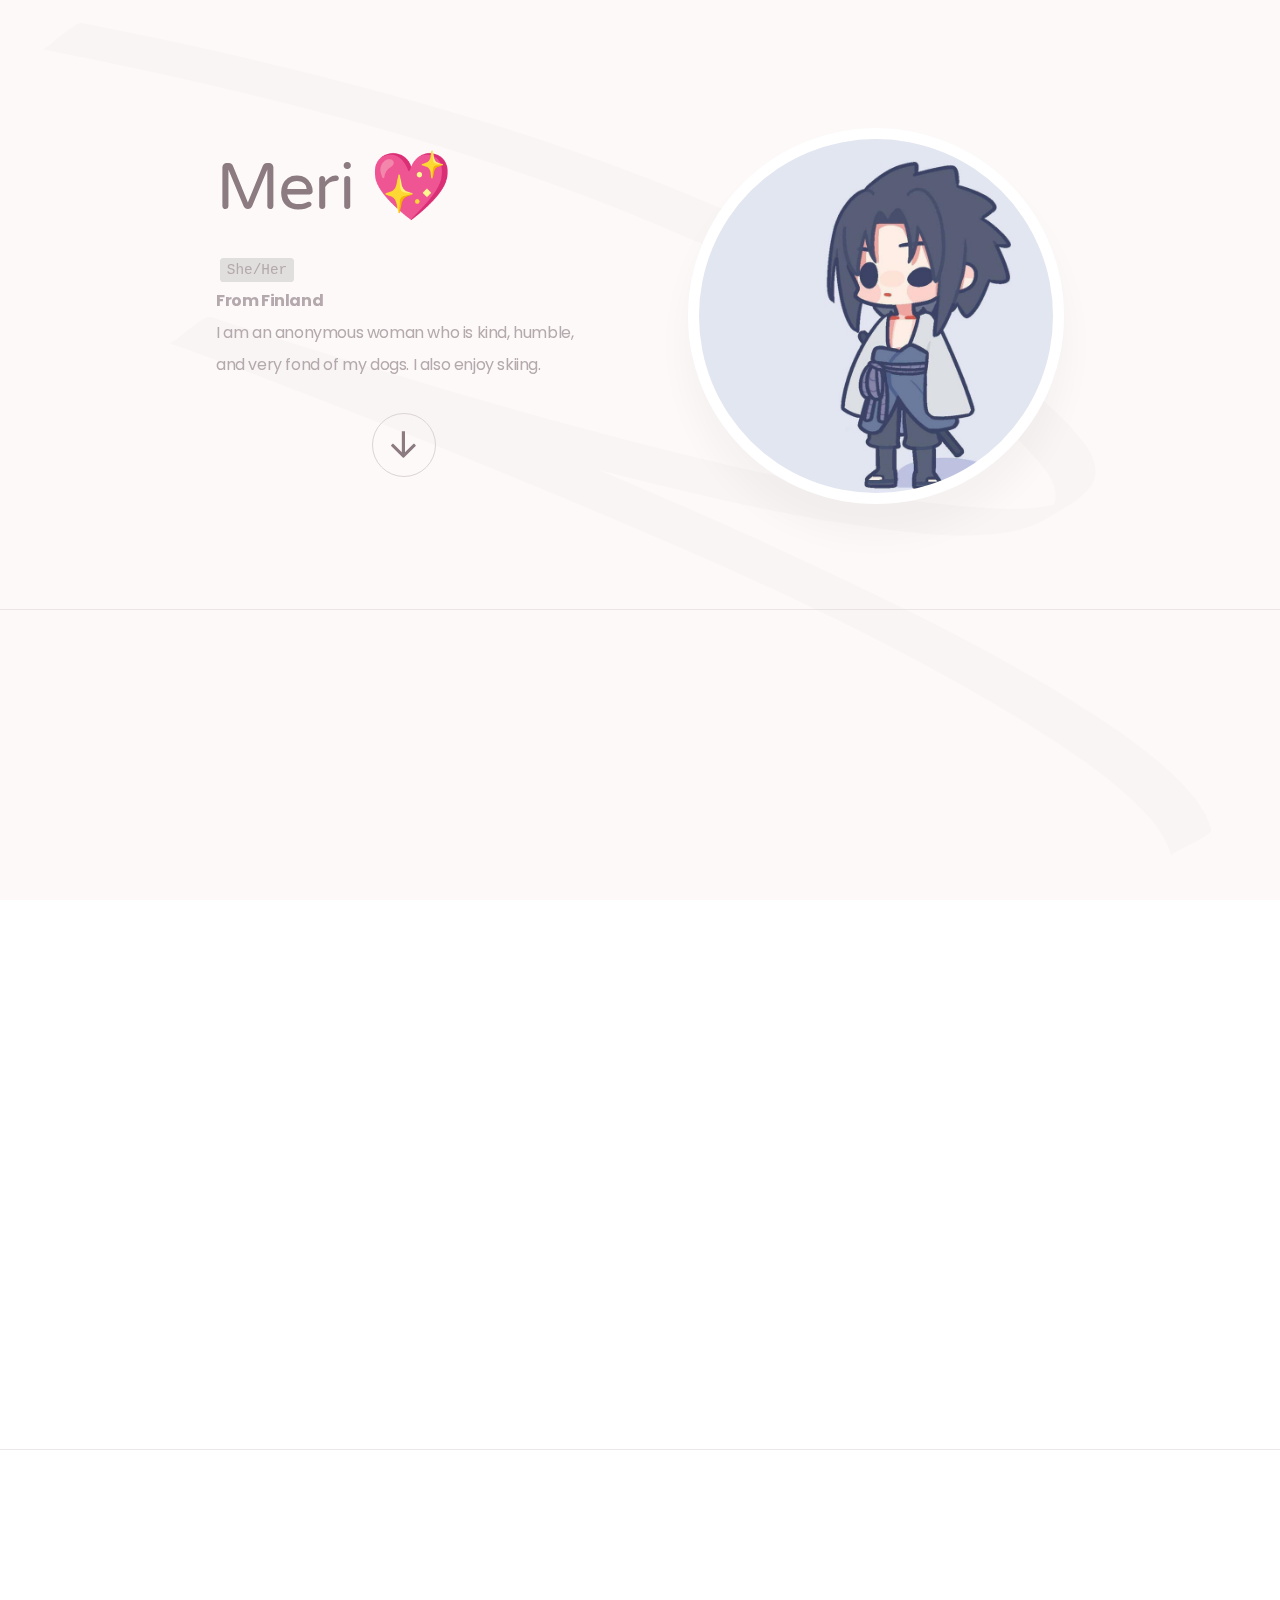
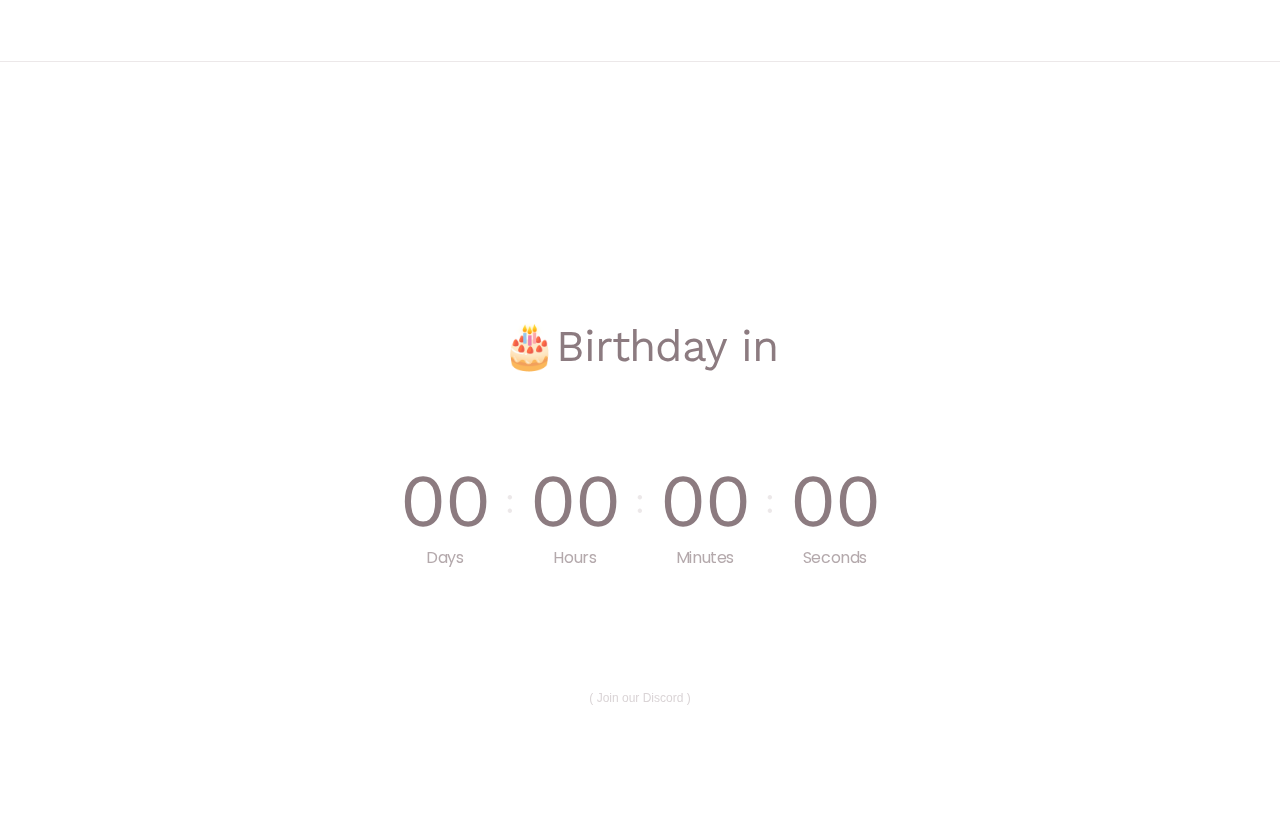
<file: meri.html>
<!DOCTYPE HTML>
<html lang="en">

<head>
    <title>Meri</title>
    <meta charset="utf-8" />
    <meta name="viewport" content="width=device-width,initial-scale=1" />
    <meta name="description" content="Ehte&#039;s loving friend" />
    <meta property="og:site_name" content="Meri" />
    <meta property="og:title" content="Meri" />
    <meta property="og:type" content="website" />
    <meta property="og:description" content="Ehte&#039;s loving friend" />
    <meta property="og:image" content="https://m33131232134435.carrd.co/assets/images/card.jpg?v=72571b28" />
    <meta property="og:image:type" content="image/jpeg" />
    <meta property="og:image:width" content="1280" />
    <meta property="og:image:height" content="800" />
    <meta property="og:url" content="https://m33131232134435.carrd.co" />
    <meta property="twitter:card" content="summary_large_image" />
    <link rel="canonical" href="https://m33131232134435.carrd.co" />
    <link href="https://fonts.googleapis.com/css?display=swap&family=Varela+Round:400,400italic%7CPoppins:400,400italic,700,700italic%7CWork+Sans:400,400italic,700,700italic" rel="stylesheet" type="text/css" />
    <style>
        html,
        body,
        div,
        span,
        applet,
        object,
        iframe,
        h1,
        h2,
        h3,
        h4,
        h5,
        h6,
        p,
        blockquote,
        pre,
        a,
        abbr,
        acronym,
        address,
        big,
        cite,
        code,
        del,
        dfn,
        em,
        img,
        ins,
        kbd,
        q,
        s,
        samp,
        small,
        strike,
        strong,
        sub,
        sup,
        tt,
        var,
        b,
        u,
        i,
        center,
        dl,
        dt,
        dd,
        ol,
        ul,
        li,
        fieldset,
        form,
        label,
        legend,
        table,
        caption,
        tbody,
        tfoot,
        thead,
        tr,
        th,
        td,
        article,
        aside,
        canvas,
        details,
        embed,
        figure,
        figcaption,
        footer,
        header,
        hgroup,
        menu,
        nav,
        output,
        ruby,
        section,
        summary,
        time,
        mark,
        audio,
        video {
            margin: 0;
            padding: 0;
            border: 0;
            font-size: 100%;
            font: inherit;
            vertical-align: baseline;
        }

        article,
        aside,
        details,
        figcaption,
        figure,
        footer,
        header,
        hgroup,
        menu,
        nav,
        section {
            display: block;
        }

        body {
            line-height: 1;
        }

        ol,
        ul {
            list-style: none;
        }

        blockquote,
        q {
            quotes: none;
        }

        blockquote:before,
        blockquote:after,
        q:before,
        q:after {
            content: '';
            content: none;
        }

        table {
            border-collapse: collapse;
            border-spacing: 0;
        }

        body {
            -webkit-text-size-adjust: none
        }

        mark {
            background-color: transparent;
            color: inherit
        }

        input::-moz-focus-inner {
            border: 0;
            padding: 0
        }

        input[type="text"],
        input[type="email"],
        select,
        textarea {
            -moz-appearance: none;
            -webkit-appearance: none;
            -ms-appearance: none;
            appearance: none
        }

        *,
        *:before,
        *:after {
            box-sizing: border-box;
        }

        body {
            line-height: 1.0;
            min-height: var(--viewport-height);
            min-width: 320px;
            overflow-x: hidden;
            word-wrap: break-word;
        }

        body:before {
            content: '';
            display: block;
            background-attachment: scroll;
            height: var(--background-height);
            left: 0;
            pointer-events: none;
            position: fixed;
            top: 0;
            transform: scale(1);
            width: 100vw;
            z-index: 0;
            background-image: url('assets/images/bg.svg?v=72571b28');
            background-position: center;
            background-repeat: repeat;
            background-size: cover;
            background-color: #FCF9F8;
        }

        body:after {
            background-color: #FCF9F8;
            content: '';
            display: block;
            height: 100%;
            left: 0;
            opacity: 0;
            position: fixed;
            top: 0;
            transform: scale(1);
            transition: opacity 0.625s ease-in-out 0s, visibility 0.625s 0s;
            visibility: hidden;
            width: 100%;
            z-index: 1;
        }

        body.is-loading:after {
            opacity: 1;
            visibility: visible;
        }

        :root {
            --background-height: 100vh;
            --site-language-alignment: left;
            --site-language-direction: ltr;
            --site-language-flex-alignment: flex-start;
            --site-language-indent-left: 1;
            --site-language-indent-right: 0;
            --viewport-height: 100vh;
        }

        html {
            font-size: 16pt;
        }

        u {
            text-decoration: underline;
        }

        strong {
            color: inherit;
            font-weight: bolder;
        }

        em {
            font-style: italic;
        }

        code {
            background-color: rgba(144, 144, 144, 0.25);
            border-radius: 0.25em;
            font-family: 'Lucida Console', 'Courier New', monospace;
            font-size: 0.9em;
            font-weight: normal;
            letter-spacing: 0;
            margin: 0 0.25em;
            padding: 0.25em 0.5em;
            text-indent: 0;
        }

        mark {
            background-color: rgba(144, 144, 144, 0.25);
        }

        s {
            text-decoration: line-through;
        }

        sub {
            font-size: smaller;
            vertical-align: sub;
        }

        sup {
            font-size: smaller;
            vertical-align: super;
        }

        a {
            color: inherit;
            text-decoration: underline;
            transition: color 0.25s ease;
        }

        #wrapper {
            -webkit-overflow-scrolling: touch;
            align-items: center;
            display: flex;
            flex-direction: column;
            justify-content: center;
            min-height: var(--viewport-height);
            overflow: hidden;
            position: relative;
            z-index: 2;
        }

        #main {
            --alignment: center;
            --flex-alignment: center;
            --indent-left: 1;
            --indent-right: 1;
            --border-radius-tl: 0;
            --border-radius-tr: 0;
            --border-radius-br: 0;
            --border-radius-bl: 0;
            align-items: center;
            display: flex;
            flex-grow: 0;
            flex-shrink: 0;
            justify-content: center;
            max-width: 100%;
            position: relative;
            text-align: var(--alignment);
            z-index: 1;
        }

        #main>.inner {
            --padding-horizontal: 6rem;
            --padding-vertical: 8rem;
            --spacing: 6rem;
            --width: 65rem;
            border-radius: var(--border-radius-tl) var(--border-radius-tr) var(--border-radius-br) var(--border-radius-bl);
            max-width: 100%;
            position: relative;
            width: var(--width);
            z-index: 1;
            padding: var(--padding-vertical) var(--padding-horizontal);
        }

        #main>.inner>* {
            margin-top: var(--spacing);
            margin-bottom: var(--spacing);
        }

        #main>.inner> :first-child {
            margin-top: 0 !important;
        }

        #main>.inner> :last-child {
            margin-bottom: 0 !important;
        }

        #main>.inner>.full {
            margin-left: calc(var(--padding-horizontal) * -1);
            max-width: calc(100% + calc(var(--padding-horizontal) * 2) + 0.4725px);
            width: calc(100% + calc(var(--padding-horizontal) * 2) + 0.4725px);
        }

        #main>.inner>.full:first-child {
            border-top-left-radius: inherit;
            border-top-right-radius: inherit;
            margin-top: calc(var(--padding-vertical) * -1) !important;
        }

        #main>.inner>.full:last-child {
            border-bottom-left-radius: inherit;
            border-bottom-right-radius: inherit;
            margin-bottom: calc(var(--padding-vertical) * -1) !important;
        }

        #main>.inner>.full.screen {
            border-radius: 0 !important;
            max-width: 100vw;
            position: relative;
            width: 100vw;
            left: 50%;
            margin-left: -50vw;
            right: auto;
        }

        body.is-instant #main,
        body.is-instant #main>.inner>*,
        body.is-instant #main>.inner>section>* {
            transition: none !important;
        }

        body.is-instant:after {
            display: none !important;
            transition: none !important;
        }

        @keyframes loading-spinner {
            0% {
                transform: rotate(0deg);
            }
            100% {
                transform: rotate(360deg);
            }
        }

        .deferred:before {
            content: '';
            display: block;
            width: 4rem;
            height: 4rem;
            position: absolute;
            top: 50%;
            left: 50%;
            margin: -2rem 0 0 -2rem;
            animation: loading-spinner 1s infinite linear;
            transition: opacity 0.25s ease;
            transition-delay: 0.5s;
            opacity: 0;
            z-index: -1;
            background-image: url('[data-uri]');
            background-position: center;
            background-repeat: no-repeat;
            background-size: 3rem;
        }

        .deferred.loading:before {
            opacity: 0.35;
            z-index: 0;
        }

        h1,
        h2,
        h3,
        p {
            direction: var(--site-language-direction);
            position: relative;
        }

        h1 span.p,
        h2 span.p,
        h3 span.p,
        p span.p {
            display: block;
            position: relative;
        }

        h1 span[style],
        h2 span[style],
        h3 span[style],
        p span[style],
        h1 strong,
        h2 strong,
        h3 strong,
        p strong,
        h1 a,
        h2 a,
        h3 a,
        p a,
        h1 code,
        h2 code,
        h3 code,
        p code,
        h1 mark,
        h2 mark,
        h3 mark,
        p mark {
            -webkit-text-fill-color: currentcolor;
        }

        h1.style1,
        h2.style1,
        h3.style1,
        p.style1 {
            color: #8C7B80;
            font-family: 'Varela Round', sans-serif;
            letter-spacing: -0.05rem;
            width: 100%;
            font-size: 4.125em;
            line-height: 1;
            font-weight: 400;
        }

        h1.style1 mark,
        h2.style1 mark,
        h3.style1 mark,
        p.style1 mark {
            color: #4D4D4D;
            background-color: transparent;
        }

        h1.style1 a,
        h2.style1 a,
        h3.style1 a,
        p.style1 a {
            text-decoration: underline;
        }

        h1.style1 a:hover,
        h2.style1 a:hover,
        h3.style1 a:hover,
        p.style1 a:hover {
            text-decoration: none;
        }

        h1.style1 span.p:nth-child(n+2),
        h2.style1 span.p:nth-child(n+2),
        h3.style1 span.p:nth-child(n+2),
        p.style1 span.p:nth-child(n+2) {
            margin-top: 1rem;
        }

        h1.style3,
        h2.style3,
        h3.style3,
        p.style3 {
            color: #B4A9AC;
            font-family: 'Poppins', sans-serif;
            letter-spacing: -0.025rem;
            width: 100%;
            font-size: 1em;
            line-height: 2;
            font-weight: 400;
        }

        h1.style3 mark,
        h2.style3 mark,
        h3.style3 mark,
        p.style3 mark {
            color: #4D4D4D;
            background-color: transparent;
        }

        h1.style3 a,
        h2.style3 a,
        h3.style3 a,
        p.style3 a {
            text-decoration: underline;
        }

        h1.style3 a:hover,
        h2.style3 a:hover,
        h3.style3 a:hover,
        p.style3 a:hover {
            text-decoration: none;
        }

        h1.style3 span.p:nth-child(n+2),
        h2.style3 span.p:nth-child(n+2),
        h3.style3 span.p:nth-child(n+2),
        p.style3 span.p:nth-child(n+2) {
            margin-top: 1rem;
        }

        h1.style2,
        h2.style2,
        h3.style2,
        p.style2 {
            color: #8C7B80;
            font-family: 'Work Sans', sans-serif;
            letter-spacing: -0.05rem;
            width: 100%;
            font-size: 2.75em;
            line-height: 1;
            font-weight: 400;
        }

        h1.style2 mark,
        h2.style2 mark,
        h3.style2 mark,
        p.style2 mark {
            color: #4D4D4D;
            background-color: transparent;
        }

        h1.style2 a,
        h2.style2 a,
        h3.style2 a,
        p.style2 a {
            text-decoration: underline;
        }

        h1.style2 a:hover,
        h2.style2 a:hover,
        h3.style2 a:hover,
        p.style2 a:hover {
            text-decoration: none;
        }

        h1.style2 span.p:nth-child(n+2),
        h2.style2 span.p:nth-child(n+2),
        h3.style2 span.p:nth-child(n+2),
        p.style2 span.p:nth-child(n+2) {
            margin-top: 1rem;
        }

        .icons {
            display: flex;
            flex-wrap: wrap;
            justify-content: var(--flex-alignment);
            letter-spacing: 0;
            padding: 0;
        }

        .icons li {
            position: relative;
            z-index: 1;
        }

        .icons li a {
            align-items: center;
            display: flex;
            justify-content: center;
        }

        .icons li a svg {
            display: block;
            position: relative;
        }

        .icons li a+svg {
            display: block;
            height: 100%;
            left: 0;
            pointer-events: none;
            position: absolute;
            top: 0;
            width: 100%;
            z-index: -1;
        }

        .icons li a .label {
            display: none;
        }

        .icons.style2 {
            justify-content: center;
            font-size: 2em;
            gap: 1rem;
        }

        .icons.style2 li a {
            border-radius: 100%;
            height: 2em;
            width: 2em;
            transition: transform 0.375s ease, color 0.375s ease, background-color 0.375s ease, border-color 0.375s ease;
        }

        .icons.style2 li a svg {
            height: 60%;
            width: 60%;
            transition: fill 0.375s ease;
        }

        .icons.style2 a svg {
            fill: #8C7B80;
        }

        .icons.style2 a {
            border: solid 1px #DBD3D5;
        }

        .icons.style2 a:hover {
            border-color: #FF8A98 !important;
        }

        .icons.style2 a:hover svg {
            fill: #FF8A98 !important;
        }

        .icons.style2 li a+svg {
            transition: transform 0.375s ease, fill 0.375s ease, stroke 0.375s ease;
        }

        .icons.style2 li a:hover {
            transform: scale(1.1125);
        }

        .icons.style2 li a:hover+svg {
            transform: scale(1.1125);
        }

        .image {
            display: block;
            line-height: 0;
            max-width: 100%;
            position: relative;
        }

        .image .frame {
            -webkit-backface-visibility: hidden;
            -webkit-transform: translate3d(0, 0, 0);
            display: inline-block;
            max-width: 100%;
            overflow: hidden;
            vertical-align: top;
            width: 100%;
        }

        .image .frame img {
            border-radius: 0 !important;
            max-width: 100%;
            vertical-align: top;
            width: inherit;
        }

        .image.full .frame {
            display: block;
        }

        .image.full:first-child .frame {
            border-top-left-radius: inherit;
            border-top-right-radius: inherit;
        }

        .image.full:last-child .frame {
            border-bottom-left-radius: inherit;
            border-bottom-right-radius: inherit;
        }

        #image02 .frame {
            width: 100vw;
            border-radius: 100%;
            border-color: #FFFFFF;
            border-style: solid;
            border-width: 11px;
            box-shadow: 0rem 1.75rem 2rem 0.25rem rgba(0, 0, 0, 0.031);
            transition: none;
        }

        #image02 .frame img {
            transition: none;
        }

        .image.style1 .frame {
            width: 33.875rem;
            height: 39.5rem;
            border-radius: 2rem;
            border-color: #FFFFFF;
            border-style: solid;
            border-width: 11px;
            box-shadow: 0rem 1.75rem 2rem 0rem rgba(0, 0, 0, 0.071);
            transition: none;
        }

        .image.style1 .frame img:first-child {
            border-radius: calc(2rem - 11px) !important;
        }

        .image.style1 img {
            height: 100% !important;
            object-fit: cover;
            object-position: bottom;
            width: 100% !important;
        }

        .image.style1 .frame img {
            transition: none;
        }

        .container {
            position: relative;
        }

        .container>.wrapper {
            vertical-align: top;
            position: relative;
            max-width: 100%;
            border-radius: inherit;
        }

        .container>.wrapper>.inner {
            vertical-align: top;
            position: relative;
            max-width: 100%;
            border-radius: inherit;
            text-align: var(--alignment);
        }

        #main .container.full:first-child>.wrapper {
            border-top-left-radius: inherit;
            border-top-right-radius: inherit;
        }

        #main .container.full:last-child>.wrapper {
            border-bottom-left-radius: inherit;
            border-bottom-right-radius: inherit;
        }

        #main .container.full:first-child>.wrapper>.inner {
            border-top-left-radius: inherit;
            border-top-right-radius: inherit;
        }

        #main .container.full:last-child>.wrapper>.inner {
            border-bottom-left-radius: inherit;
            border-bottom-right-radius: inherit;
        }

        #container02 {
            --alignment: left;
            --flex-alignment: flex-start;
            --indent-left: 1;
            --indent-right: 0;
            display: flex;
            width: 100%;
            align-items: center;
            justify-content: center;
            background-color: transparent;
        }

        #container02>.wrapper>.inner {
            --gutters: 6rem;
            --padding-horizontal: 0rem;
            --padding-vertical: 0rem;
            --spacing: 2rem;
            padding: var(--padding-vertical) var(--padding-horizontal);
        }

        #container02>.wrapper {
            max-width: var(--width);
            width: 100%;
        }

        #container02.default>.wrapper>.inner>* {
            margin-bottom: var(--spacing);
            margin-top: var(--spacing);
        }

        #container02.default>.wrapper>.inner>*:first-child {
            margin-top: 0 !important;
        }

        #container02.default>.wrapper>.inner>*:last-child {
            margin-bottom: 0 !important;
        }

        #container02.columns>.wrapper>.inner {
            flex-wrap: wrap;
            display: flex;
            align-items: center;
        }

        #container02.columns>.wrapper>.inner>* {
            flex-grow: 0;
            flex-shrink: 0;
            max-width: 100%;
            text-align: var(--alignment);
            padding: 0 0 0 var(--gutters);
        }

        #container02.columns>.wrapper>.inner>*>* {
            margin-bottom: var(--spacing);
            margin-top: var(--spacing);
        }

        #container02.columns>.wrapper>.inner>*>*:first-child {
            margin-top: 0 !important;
        }

        #container02.columns>.wrapper>.inner>*>*:last-child {
            margin-bottom: 0 !important;
        }

        #container02.columns>.wrapper>.inner>*:first-child {
            margin-left: calc(var(--gutters) * -1);
        }

        #container02.default>.wrapper>.inner>.full {
            margin-left: calc(var(--padding-horizontal) * -1);
            max-width: none !important;
            width: calc(100% + (var(--padding-horizontal) * 2) + 0.4725px);
        }

        #container02.default>.wrapper>.inner>.full:first-child {
            margin-top: calc(var(--padding-vertical) * -1) !important;
            border-top-left-radius: inherit;
            border-top-right-radius: inherit;
        }

        #container02.default>.wrapper>.inner>.full:last-child {
            margin-bottom: calc(var(--padding-vertical) * -1) !important;
            border-bottom-left-radius: inherit;
            border-bottom-right-radius: inherit;
        }

        #container02.columns>.wrapper>.inner>div>.full {
            margin-left: calc(var(--gutters) * -0.5);
            max-width: none !important;
            width: calc(100% + var(--gutters) + 0.4725px);
        }

        #container02.columns>.wrapper>.inner>div:first-child>.full {
            margin-left: calc(var(--padding-horizontal) * -1);
            width: calc(100% + var(--padding-horizontal) + calc(var(--gutters) * 0.5) + 0.4725px);
        }

        #container02.columns>.wrapper>.inner>div:last-child>.full {
            width: calc(100% + var(--padding-horizontal) + calc(var(--gutters) * 0.5) + 0.4725px);
        }

        #container02.columns>.wrapper>.inner>div>.full:first-child {
            margin-top: calc(var(--padding-vertical) * -1) !important;
        }

        #container02.columns>.wrapper>.inner>div>.full:last-child {
            margin-bottom: calc(var(--padding-vertical) * -1) !important;
        }

        #container02.columns>.wrapper>.inner>.full {
            align-self: stretch;
        }

        #container02.columns>.wrapper>.inner>.full:first-child {
            border-bottom-left-radius: inherit;
            border-top-left-radius: inherit;
        }

        #container02.columns>.wrapper>.inner>.full:last-child {
            border-bottom-right-radius: inherit;
            border-top-right-radius: inherit;
        }

        #container02.columns>.wrapper>.inner>.full>.full:first-child:last-child {
            border-radius: inherit;
            height: calc(100% + (var(--padding-vertical) * 2));
        }

        #container02.columns>.wrapper>.inner>.full>.full:first-child:last-child>* {
            border-radius: inherit;
            height: 100%;
            position: absolute;
            width: 100%;
        }

        #container02>.wrapper>.inner> :nth-child(1) {
            width: calc(50% + (var(--gutters) / 2));
        }

        #container02>.wrapper>.inner> :nth-child(2) {
            width: calc(50% + (var(--gutters) / 2));
        }

        .container.style1 {
            --alignment: left;
            --flex-alignment: flex-start;
            --indent-left: 1;
            --indent-right: 0;
            display: flex;
            width: 100%;
            align-items: center;
            justify-content: center;
            background-color: transparent;
        }

        .container.style1>.wrapper>.inner {
            --gutters: 6rem;
            --padding-horizontal: 0rem;
            --padding-vertical: 0rem;
            --spacing: 2rem;
            padding: var(--padding-vertical) var(--padding-horizontal);
        }

        .container.style1>.wrapper {
            max-width: var(--width);
            width: 100%;
        }

        .container.style1.default>.wrapper>.inner>* {
            margin-bottom: var(--spacing);
            margin-top: var(--spacing);
        }

        .container.style1.default>.wrapper>.inner>*:first-child {
            margin-top: 0 !important;
        }

        .container.style1.default>.wrapper>.inner>*:last-child {
            margin-bottom: 0 !important;
        }

        .container.style1.columns>.wrapper>.inner {
            flex-wrap: wrap;
            display: flex;
            align-items: center;
        }

        .container.style1.columns>.wrapper>.inner>* {
            flex-grow: 0;
            flex-shrink: 0;
            max-width: 100%;
            text-align: var(--alignment);
            padding: 0 0 0 var(--gutters);
        }

        .container.style1.columns>.wrapper>.inner>*>* {
            margin-bottom: var(--spacing);
            margin-top: var(--spacing);
        }

        .container.style1.columns>.wrapper>.inner>*>*:first-child {
            margin-top: 0 !important;
        }

        .container.style1.columns>.wrapper>.inner>*>*:last-child {
            margin-bottom: 0 !important;
        }

        .container.style1.columns>.wrapper>.inner>*:first-child {
            margin-left: calc(var(--gutters) * -1);
        }

        .container.style1.default>.wrapper>.inner>.full {
            margin-left: calc(var(--padding-horizontal) * -1);
            max-width: none !important;
            width: calc(100% + (var(--padding-horizontal) * 2) + 0.4725px);
        }

        .container.style1.default>.wrapper>.inner>.full:first-child {
            margin-top: calc(var(--padding-vertical) * -1) !important;
            border-top-left-radius: inherit;
            border-top-right-radius: inherit;
        }

        .container.style1.default>.wrapper>.inner>.full:last-child {
            margin-bottom: calc(var(--padding-vertical) * -1) !important;
            border-bottom-left-radius: inherit;
            border-bottom-right-radius: inherit;
        }

        .container.style1.columns>.wrapper>.inner>div>.full {
            margin-left: calc(var(--gutters) * -0.5);
            max-width: none !important;
            width: calc(100% + var(--gutters) + 0.4725px);
        }

        .container.style1.columns>.wrapper>.inner>div:first-child>.full {
            margin-left: calc(var(--padding-horizontal) * -1);
            width: calc(100% + var(--padding-horizontal) + calc(var(--gutters) * 0.5) + 0.4725px);
        }

        .container.style1.columns>.wrapper>.inner>div:last-child>.full {
            width: calc(100% + var(--padding-horizontal) + calc(var(--gutters) * 0.5) + 0.4725px);
        }

        .container.style1.columns>.wrapper>.inner>div>.full:first-child {
            margin-top: calc(var(--padding-vertical) * -1) !important;
        }

        .container.style1.columns>.wrapper>.inner>div>.full:last-child {
            margin-bottom: calc(var(--padding-vertical) * -1) !important;
        }

        .container.style1.columns>.wrapper>.inner>.full {
            align-self: stretch;
        }

        .container.style1.columns>.wrapper>.inner>.full:first-child {
            border-bottom-left-radius: inherit;
            border-top-left-radius: inherit;
        }

        .container.style1.columns>.wrapper>.inner>.full:last-child {
            border-bottom-right-radius: inherit;
            border-top-right-radius: inherit;
        }

        .container.style1.columns>.wrapper>.inner>.full>.full:first-child:last-child {
            border-radius: inherit;
            height: calc(100% + (var(--padding-vertical) * 2));
        }

        .container.style1.columns>.wrapper>.inner>.full>.full:first-child:last-child>* {
            border-radius: inherit;
            height: 100%;
            position: absolute;
            width: 100%;
        }

        #container09>.wrapper>.inner> :nth-child(1) {
            width: calc(52% + (var(--gutters) / 2));
        }

        #container09>.wrapper>.inner> :nth-child(2) {
            width: calc(48% + (var(--gutters) / 2));
        }

        .container.style2 {
            --alignment: left;
            --flex-alignment: flex-start;
            --indent-left: 1;
            --indent-right: 0;
            display: flex;
            width: 100%;
            align-items: center;
            justify-content: center;
            background-color: transparent;
        }

        .container.style2>.wrapper>.inner {
            --gutters: 6rem;
            --padding-horizontal: 0rem;
            --padding-vertical: 0rem;
            --spacing: 2rem;
            padding: var(--padding-vertical) var(--padding-horizontal);
        }

        .container.style2>.wrapper {
            max-width: var(--width);
            width: 100%;
        }

        .container.style2.default>.wrapper>.inner>* {
            margin-bottom: var(--spacing);
            margin-top: var(--spacing);
        }

        .container.style2.default>.wrapper>.inner>*:first-child {
            margin-top: 0 !important;
        }

        .container.style2.default>.wrapper>.inner>*:last-child {
            margin-bottom: 0 !important;
        }

        .container.style2.columns>.wrapper>.inner {
            flex-wrap: wrap;
            display: flex;
            align-items: center;
        }

        .container.style2.columns>.wrapper>.inner>* {
            flex-grow: 0;
            flex-shrink: 0;
            max-width: 100%;
            text-align: var(--alignment);
            padding: 0 0 0 var(--gutters);
        }

        .container.style2.columns>.wrapper>.inner>*>* {
            margin-bottom: var(--spacing);
            margin-top: var(--spacing);
        }

        .container.style2.columns>.wrapper>.inner>*>*:first-child {
            margin-top: 0 !important;
        }

        .container.style2.columns>.wrapper>.inner>*>*:last-child {
            margin-bottom: 0 !important;
        }

        .container.style2.columns>.wrapper>.inner>*:first-child {
            margin-left: calc(var(--gutters) * -1);
        }

        .container.style2.default>.wrapper>.inner>.full {
            margin-left: calc(var(--padding-horizontal) * -1);
            max-width: none !important;
            width: calc(100% + (var(--padding-horizontal) * 2) + 0.4725px);
        }

        .container.style2.default>.wrapper>.inner>.full:first-child {
            margin-top: calc(var(--padding-vertical) * -1) !important;
            border-top-left-radius: inherit;
            border-top-right-radius: inherit;
        }

        .container.style2.default>.wrapper>.inner>.full:last-child {
            margin-bottom: calc(var(--padding-vertical) * -1) !important;
            border-bottom-left-radius: inherit;
            border-bottom-right-radius: inherit;
        }

        .container.style2.columns>.wrapper>.inner>div>.full {
            margin-left: calc(var(--gutters) * -0.5);
            max-width: none !important;
            width: calc(100% + var(--gutters) + 0.4725px);
        }

        .container.style2.columns>.wrapper>.inner>div:first-child>.full {
            margin-left: calc(var(--padding-horizontal) * -1);
            width: calc(100% + var(--padding-horizontal) + calc(var(--gutters) * 0.5) + 0.4725px);
        }

        .container.style2.columns>.wrapper>.inner>div:last-child>.full {
            width: calc(100% + var(--padding-horizontal) + calc(var(--gutters) * 0.5) + 0.4725px);
        }

        .container.style2.columns>.wrapper>.inner>div>.full:first-child {
            margin-top: calc(var(--padding-vertical) * -1) !important;
        }

        .container.style2.columns>.wrapper>.inner>div>.full:last-child {
            margin-bottom: calc(var(--padding-vertical) * -1) !important;
        }

        .container.style2.columns>.wrapper>.inner>.full {
            align-self: stretch;
        }

        .container.style2.columns>.wrapper>.inner>.full:first-child {
            border-bottom-left-radius: inherit;
            border-top-left-radius: inherit;
        }

        .container.style2.columns>.wrapper>.inner>.full:last-child {
            border-bottom-right-radius: inherit;
            border-top-right-radius: inherit;
        }

        .container.style2.columns>.wrapper>.inner>.full>.full:first-child:last-child {
            border-radius: inherit;
            height: calc(100% + (var(--padding-vertical) * 2));
        }

        .container.style2.columns>.wrapper>.inner>.full>.full:first-child:last-child>* {
            border-radius: inherit;
            height: 100%;
            position: absolute;
            width: 100%;
        }

        #container01>.wrapper>.inner> :nth-child(1) {
            width: calc(48% + (var(--gutters) / 2));
        }

        #container01>.wrapper>.inner> :nth-child(2) {
            width: calc(52% + (var(--gutters) / 2));
        }

        #container12>.wrapper>.inner> :nth-child(1) {
            width: calc(52% + (var(--gutters) / 2));
        }

        #container12>.wrapper>.inner> :nth-child(2) {
            width: calc(48% + (var(--gutters) / 2));
        }

        .list {
            display: block;
        }

        .list ul,
        .list ol {
            display: inline-block;
            max-width: 100%;
            text-align: var(--site-language-alignment);
            vertical-align: middle;
        }

        .list ul li,
        .list ol li {
            direction: var(--site-language-direction);
            display: flex;
            position: relative;
        }

        .list ul li:before,
        .list ol li:before {
            background-repeat: no-repeat;
            content: '';
            display: block;
            flex-grow: 0;
            flex-shrink: 0;
            font-variant: normal !important;
            letter-spacing: 0 !important;
            order: 1;
            position: relative;
        }

        .list ul li:after,
        .list ol li:after {
            content: '';
            display: block;
            flex-grow: 0;
            flex-shrink: 0;
            order: 2;
            pointer-events: none;
        }

        .list ul li p,
        .list ol li p {
            flex-grow: 1;
            flex-shrink: 1;
            order: 3;
        }

        .list ul li:first-child,
        .list ol li:first-child {
            margin-top: 0 !important;
        }

        #list02 {
            color: #B4A9AC;
            font-family: 'Poppins', sans-serif;
            letter-spacing: -0.025rem;
            font-size: 1em;
            line-height: 2;
            font-weight: 400;
        }

        #list02 mark {
            color: #4D4D4D;
            background-color: transparent;
        }

        #list02 a {
            text-decoration: underline;
        }

        #list02 a:hover {
            text-decoration: none;
        }

        #list02 ul {
            width: 100%;
        }

        #list02 ul li {
            margin-top: 0.5rem;
        }

        #list02 ul li:after {
            width: 0.625rem;
        }

        #list02 ul li:before {
            background-image: url('data:image/svg+xml;charset=utf8,%3Csvg%20xmlns%3D%22http%3A%2F%2Fwww.w3.org%2F2000%2Fsvg%22%20x%3D%220px%22%20y%3D%220px%22%20viewBox%3D%220%200%2040%2040%22%3E%3Crect%20x%3D%227.5%22%20y%3D%227.5%22%20width%3D%2225%22%20height%3D%2225%22%20fill%3D%22rgba(219,211,213,0.529)%22%20%2F%3E%3C%2Fsvg%3E');
            background-position: left 60%;
            background-repeat: no-repeat;
            background-size: contain;
            height: 2rem;
            line-height: 2rem;
            min-width: 0.9375rem;
        }

        #list01 {
            color: #B4A9AC;
            font-family: 'Poppins', sans-serif;
            letter-spacing: -0.025rem;
            font-size: 1em;
            line-height: 2;
            font-weight: 400;
        }

        #list01 mark {
            color: #4D4D4D;
            background-color: transparent;
        }

        #list01 a {
            text-decoration: underline;
        }

        #list01 a:hover {
            text-decoration: none;
        }

        #list01 ul {
            width: 100%;
        }

        #list01 ul li {
            margin-top: 0.5rem;
        }

        #list01 ul li:after {
            width: 0.625rem;
        }

        #list01 ul li:before {
            background-image: url('data:image/svg+xml;charset=utf8,%3Csvg%20xmlns%3D%22http%3A%2F%2Fwww.w3.org%2F2000%2Fsvg%22%20x%3D%220px%22%20y%3D%220px%22%20viewBox%3D%220%200%2040%2040%22%3E%3Crect%20x%3D%227.5%22%20y%3D%227.5%22%20width%3D%2225%22%20height%3D%2225%22%20fill%3D%22rgba(219,211,213,0.529)%22%20%2F%3E%3C%2Fsvg%3E');
            background-position: left 60%;
            background-repeat: no-repeat;
            background-size: contain;
            height: 2rem;
            line-height: 2rem;
            min-width: 0.9375rem;
        }

        hr {
            border: 0;
            padding: 0;
            position: relative;
            width: 100%;
        }

        hr:before {
            content: '';
            display: inline-block;
            max-width: 100%;
            vertical-align: middle;
        }

        hr.style1:before {
            width: 100%;
            border-top: solid 1px rgba(219, 211, 213, 0.529);
            height: 1px;
            margin-top: -0.5px;
        }

        .timer {
            cursor: default;
            line-height: 1;
        }

        .timer ul {
            display: inline-flex;
            flex-direction: row;
            list-style: none;
            max-width: 100%;
        }

        .timer ul li {
            position: relative;
            z-index: 1;
        }

        .timer ul li.delimiter {
            flex: 0 1 auto;
        }

        .timer ul li.delimiter .symbol {
            display: block;
            left: 0;
            position: absolute;
            text-align: center;
            top: 0;
            width: 100%;
        }

        .timer ul li.number {
            flex: 1;
            min-width: 2rem;
        }

        .timer ul li.number .item {
            position: relative;
        }

        .timer ul li.number .item .digit {
            display: block;
            position: relative;
            white-space: nowrap;
        }

        .timer ul li.number .item .digit .component {
            display: inline-block;
            width: 50%;
        }

        .timer ul li.number .item .digit.count2 .component {
            width: 50%;
        }

        .timer ul li.number .item .digit.count3 .component {
            width: 33.3333%;
        }

        .timer ul li.number .item .digit.count4 .component {
            width: 25%;
        }

        .timer ul li.number .item .digit.count5 .component {
            width: 20%;
        }

        .timer ul li.number .item .label {
            display: block;
            white-space: nowrap;
        }

        .timer ul li.number .item .label>* {
            display: inline-block;
        }

        .timer ul li.number .item .label .full {
            width: 5em;
        }

        .timer ul li.number .item .label .abbreviated {
            width: 3em;
        }

        .timer ul li.number .item .label .initialed {
            width: 1em;
        }

        #timer01 ul {
            width: 30rem;
        }

        #timer01 ul li.delimiter {
            width: 2.5rem;
            min-width: 1rem;
        }

        #timer01 ul li.delimiter .symbol {
            color: rgba(219, 211, 213, 0.529);
        }

        #timer01 ul li.number .item .digit {
            font-family: 'Work Sans', sans-serif;
            font-weight: 400;
            color: #8C7B80;
            line-height: 1em;
            text-align: inherit;
        }

        #timer01 ul li.number .item .label>* {
            margin-top: calc(0.5rem + 0.25em);
            letter-spacing: -0.025rem;
        }

        #timer01 ul li.number .item .label {
            font-family: 'Poppins', sans-serif;
            font-size: 1rem;
            font-weight: 400;
            width: 100%;
            color: #B4A9AC;
        }

        #timer01 ul li.number .item .label .full {
            width: calc(5em + -0.15rem);
        }

        #timer01 ul li.number .item .label .abbreviated {
            width: calc(3em + -0.1rem);
        }

        #timer01 ul li.number .item .label .initialed {
            width: calc(2em + -0.075rem);
        }

        .icc-credits {
            display: block;
            opacity: 1 !important;
            position: relative;
            transition-delay: 0s !important;
        }

        .icc-credits span {
            border-radius: 24px;
            cursor: pointer;
            display: inline-block;
            font-family: Arial, sans-serif;
            font-size: 12px;
            letter-spacing: 0;
            line-height: 1;
            position: relative;
            text-decoration: none;
            width: auto;
        }

        .icc-credits span a {
            display: inline-block;
            padding: 0.5em 0.375em;
            position: relative;
            text-decoration: none;
            transition: color 0.25s ease, transform 0.25s ease;
            z-index: 1;
        }

        .icc-credits span a:before {
            content: '( ';
            opacity: 1;
            transition: opacity 0.25s ease;
        }

        .icc-credits span a:after {
            content: ' )';
            opacity: 1;
            transition: opacity 0.25s ease;
        }

        .icc-credits span::after {
            background-image: linear-gradient(30deg, #A464A1 15%, #3B5DAD 85%);
            border-radius: inherit;
            box-shadow: 0 0.25em 1.25em 0 rgba(0, 0, 0, 0.25);
            content: '';
            display: block;
            height: calc(100% + 2px);
            left: -1px;
            opacity: 0;
            pointer-events: none;
            position: absolute;
            top: -1px;
            transition: opacity 0.25s ease, box-shadow 0.25s ease, transform 0.25s ease;
            width: calc(100% + 2px);
        }

        .icc-credits span:hover {
            text-transform: none !important;
        }

        .icc-credits span:hover a {
            color: #ffffff !important;
            transform: scale(1.1) translateY(-0.05rem);
        }

        .icc-credits span:hover a:before {
            opacity: 0;
        }

        .icc-credits span:hover a:after {
            opacity: 0;
        }

        .icc-credits span:hover::after {
            opacity: 1;
            transform: scale(1.1) translateY(-0.05rem);
        }

        #credits span {
            color: rgba(180, 169, 172, 0.498);
            margin-top: 1.5rem !important;
        }

        @media (max-width: 1920px) {}

        @media (max-width: 1680px) {
            html {
                font-size: 12pt;
            }
        }

        @media (max-width: 1280px) {
            html {
                font-size: 12pt;
            }
        }

        @media (max-width: 1024px) {}

        @media (max-width: 980px) {
            html {
                font-size: 10pt;
            }
        }

        @media (max-width: 736px) {
            html {
                font-size: 12pt;
            }
            #main>.inner {
                --padding-horizontal: 2rem;
                --padding-vertical: 3.5rem;
                --spacing: 4rem;
            }
            h1.style1,
            h2.style1,
            h3.style1,
            p.style1 {
                letter-spacing: -0.04375rem;
                width: 100%;
                font-size: 3em;
                line-height: 1;
            }
            h1.style3,
            h2.style3,
            h3.style3,
            p.style3 {
                letter-spacing: -0.021875rem;
                width: 100%;
                font-size: 1em;
                line-height: 2;
            }
            h1.style2,
            h2.style2,
            h3.style2,
            p.style2 {
                letter-spacing: -0.04375rem;
                width: 100%;
                font-size: 2.25em;
                line-height: 1;
            }
            .icons.style2 {
                font-size: 1.5em;
                gap: 1rem;
            }
            #image02 .frame {
                width: 12rem;
            }
            .image.style1 .frame {
                width: 33.875rem;
                height: 18.75rem !important;
            }
            .image.style1 img {
                height: 100% !important;
                object-fit: cover;
                object-position: bottom;
                width: 100% !important;
            }
            #container02 {
                --alignment: center;
                --flex-alignment: center;
                --indent-left: 1;
                --indent-right: 1;
            }
            #container02>.wrapper>.inner {
                --gutters: 3rem;
                --padding-horizontal: 0rem;
                --padding-vertical: 0rem;
                --spacing: 2rem;
            }
            #container02.columns>.wrapper>.inner {
                flex-direction: column !important;
                flex-wrap: nowrap !important;
            }
            #container02.columns>.wrapper>.inner>span {
                height: 0;
                margin-top: calc(var(--gutters) * -1);
                pointer-events: none;
                visibility: hidden;
            }
            #container02.columns>.wrapper>.inner>*:first-child {
                margin-left: 0 !important;
                padding-top: 0 !important;
            }
            #container02.columns>.wrapper>.inner>* {
                padding: calc(var(--gutters) * 0.5) 0 !important;
            }
            #container02.columns>.wrapper>.inner>*:last-child {
                padding-bottom: 0 !important;
            }
            #container02.columns>.wrapper>.inner>div>.full {
                margin-left: calc(var(--padding-horizontal) * -1);
                width: calc(100% + (var(--padding-horizontal) * 2) + 0.4725px);
            }
            #container02.columns>.wrapper>.inner>div:first-of-type>.full {
                margin-left: calc(var(--padding-horizontal) * -1);
                width: calc(100% + (var(--padding-horizontal) * 2) + 0.4725px);
            }
            #container02.columns>.wrapper>.inner>div:last-of-type>.full {
                margin-left: calc(var(--padding-horizontal) * -1);
                width: calc(100% + (var(--padding-horizontal) * 2) + 0.4725px);
            }
            #container02.columns>.wrapper>.inner>div>.full:first-child {
                margin-top: calc(var(--gutters) * -0.5) !important;
            }
            #container02.columns>.wrapper>.inner>div>.full:last-child {
                margin-bottom: calc(var(--gutters) * -0.5) !important;
            }
            #container02.columns>.wrapper>.inner>div:first-of-type>.full:first-child {
                margin-top: calc(var(--padding-vertical) * -1) !important;
            }
            #container02.columns>.wrapper>.inner>div:last-of-type>.full:last-child {
                margin-bottom: calc(var(--padding-vertical) * -1) !important;
            }
            #container02.columns>.wrapper>.inner>div:first-of-type,
            #container02.columns>.wrapper>.inner>div:first-of-type>.full:first-child {
                border-top-left-radius: inherit;
                border-top-right-radius: inherit;
            }
            #container02.columns>.wrapper>.inner>div:last-of-type,
            #container02.columns>.wrapper>.inner>div:last-of-type>.full:last-child {
                border-bottom-left-radius: inherit;
                border-bottom-right-radius: inherit;
            }
            #container02.columns>.wrapper>.inner>div:first-of-type,
            #container02.columns>.wrapper>.inner>div:first-of-type>.full:last-child {
                border-bottom-left-radius: 0 !important;
            }
            #container02.columns>.wrapper>.inner>div:last-of-type,
            #container02.columns>.wrapper>.inner>div:last-of-type>.full:first-child {
                border-top-right-radius: 0 !important;
            }
            #container02.columns>.wrapper>.inner>.full>.full:first-child:last-child {
                height: auto;
            }
            #container02.columns>.wrapper>.inner>.full>.full:first-child:last-child>* {
                height: auto;
                position: relative;
                width: auto;
            }
            #container02>.wrapper>.inner> :nth-child(1) {
                --alignment: center;
                --flex-alignment: center;
                --indent-left: 1;
                --indent-right: 1;
                min-height: 100% !important;
                width: 100% !important;
            }
            #container02>.wrapper>.inner> :nth-child(2) {
                --alignment: center;
                --flex-alignment: center;
                --indent-left: 1;
                --indent-right: 1;
                min-height: 100% !important;
                width: 100% !important;
            }
            .container.style1 {
                --alignment: center;
                --flex-alignment: center;
                --indent-left: 1;
                --indent-right: 1;
            }
            .container.style1>.wrapper>.inner {
                --gutters: 3rem;
                --padding-horizontal: 0rem;
                --padding-vertical: 0rem;
                --spacing: 2rem;
            }
            .container.style1.columns>.wrapper>.inner {
                flex-direction: column !important;
                flex-wrap: nowrap !important;
            }
            .container.style1.columns>.wrapper>.inner>span {
                height: 0;
                margin-top: calc(var(--gutters) * -1);
                pointer-events: none;
                visibility: hidden;
            }
            .container.style1.columns>.wrapper>.inner>*:first-child {
                margin-left: 0 !important;
                padding-top: 0 !important;
            }
            .container.style1.columns>.wrapper>.inner>* {
                padding: calc(var(--gutters) * 0.5) 0 !important;
            }
            .container.style1.columns>.wrapper>.inner>*:last-child {
                padding-bottom: 0 !important;
            }
            .container.style1.columns>.wrapper>.inner>div>.full {
                margin-left: calc(var(--padding-horizontal) * -1);
                width: calc(100% + (var(--padding-horizontal) * 2) + 0.4725px);
            }
            .container.style1.columns>.wrapper>.inner>div:first-of-type>.full {
                margin-left: calc(var(--padding-horizontal) * -1);
                width: calc(100% + (var(--padding-horizontal) * 2) + 0.4725px);
            }
            .container.style1.columns>.wrapper>.inner>div:last-of-type>.full {
                margin-left: calc(var(--padding-horizontal) * -1);
                width: calc(100% + (var(--padding-horizontal) * 2) + 0.4725px);
            }
            .container.style1.columns>.wrapper>.inner>div>.full:first-child {
                margin-top: calc(var(--gutters) * -0.5) !important;
            }
            .container.style1.columns>.wrapper>.inner>div>.full:last-child {
                margin-bottom: calc(var(--gutters) * -0.5) !important;
            }
            .container.style1.columns>.wrapper>.inner>div:first-of-type>.full:first-child {
                margin-top: calc(var(--padding-vertical) * -1) !important;
            }
            .container.style1.columns>.wrapper>.inner>div:last-of-type>.full:last-child {
                margin-bottom: calc(var(--padding-vertical) * -1) !important;
            }
            .container.style1.columns>.wrapper>.inner>div:first-of-type,
            .container.style1.columns>.wrapper>.inner>div:first-of-type>.full:first-child {
                border-top-left-radius: inherit;
                border-top-right-radius: inherit;
            }
            .container.style1.columns>.wrapper>.inner>div:last-of-type,
            .container.style1.columns>.wrapper>.inner>div:last-of-type>.full:last-child {
                border-bottom-left-radius: inherit;
                border-bottom-right-radius: inherit;
            }
            .container.style1.columns>.wrapper>.inner>div:first-of-type,
            .container.style1.columns>.wrapper>.inner>div:first-of-type>.full:last-child {
                border-bottom-left-radius: 0 !important;
            }
            .container.style1.columns>.wrapper>.inner>div:last-of-type,
            .container.style1.columns>.wrapper>.inner>div:last-of-type>.full:first-child {
                border-top-right-radius: 0 !important;
            }
            .container.style1.columns>.wrapper>.inner>.full>.full:first-child:last-child {
                height: auto;
            }
            .container.style1.columns>.wrapper>.inner>.full>.full:first-child:last-child>* {
                height: auto;
                position: relative;
                width: auto;
            }
            #container09>.wrapper>.inner> :nth-child(1) {
                --alignment: center;
                --flex-alignment: center;
                --indent-left: 1;
                --indent-right: 1;
                min-height: 100% !important;
                width: 100% !important;
            }
            #container09>.wrapper>.inner> :nth-child(2) {
                --alignment: center;
                --flex-alignment: center;
                --indent-left: 1;
                --indent-right: 1;
                min-height: 100% !important;
                width: 100% !important;
            }
            .container.style2 {
                --alignment: center;
                --flex-alignment: center;
                --indent-left: 1;
                --indent-right: 1;
            }
            .container.style2>.wrapper>.inner {
                --gutters: 3rem;
                --padding-horizontal: 0rem;
                --padding-vertical: 0rem;
                --spacing: 2rem;
            }
            .container.style2.columns>.wrapper>.inner {
                flex-direction: column-reverse !important;
                flex-wrap: nowrap !important;
            }
            .container.style2.columns>.wrapper>.inner>span {
                height: 0;
                margin-top: calc(var(--padding-vertical) * -2);
                pointer-events: none;
                visibility: hidden;
            }
            .container.style2.columns>.wrapper>.inner>*:first-child {
                margin-left: 0 !important;
                padding-bottom: 0 !important;
            }
            .container.style2.columns>.wrapper>.inner>* {
                padding: calc(var(--gutters) * 0.5) 0 !important;
            }
            .container.style2.columns>.wrapper>.inner>*:last-child {
                padding-top: 0 !important;
            }
            .container.style2.columns>.wrapper>.inner>div>.full {
                margin-left: calc(var(--padding-horizontal) * -1);
                width: calc(100% + (var(--padding-horizontal) * 2) + 0.4725px);
            }
            .container.style2.columns>.wrapper>.inner>div:first-of-type>.full {
                margin-left: calc(var(--padding-horizontal) * -1);
                width: calc(100% + (var(--padding-horizontal) * 2) + 0.4725px);
            }
            .container.style2.columns>.wrapper>.inner>div:last-of-type>.full {
                margin-left: calc(var(--padding-horizontal) * -1);
                width: calc(100% + (var(--padding-horizontal) * 2) + 0.4725px);
            }
            .container.style2.columns>.wrapper>.inner>div>.full:first-child {
                margin-top: calc(var(--gutters) * -0.5) !important;
            }
            .container.style2.columns>.wrapper>.inner>div>.full:last-child {
                margin-bottom: calc(var(--gutters) * -0.5) !important;
            }
            .container.style2.columns>.wrapper>.inner>div:last-of-type>.full:first-child {
                margin-top: calc(var(--padding-vertical) * -1) !important;
            }
            .container.style2.columns>.wrapper>.inner>div:first-of-type>.full:last-child {
                margin-bottom: calc(var(--padding-vertical) * -1) !important;
            }
            .container.style2.columns>.wrapper>.inner>div:last-of-type,
            .container.style2.columns>.wrapper>.inner>div:last-of-type>.full:first-child {
                border-top-left-radius: inherit;
                border-top-right-radius: inherit;
            }
            .container.style2.columns>.wrapper>.inner>div:first-of-type,
            .container.style2.columns>.wrapper>.inner>div:first-of-type>.full:last-child {
                border-bottom-left-radius: inherit;
                border-bottom-right-radius: inherit;
            }
            .container.style2.columns>.wrapper>.inner>div:last-of-type,
            .container.style2.columns>.wrapper>.inner>div:last-of-type>.full:last-child {
                border-bottom-right-radius: 0 !important;
            }
            .container.style2.columns>.wrapper>.inner>div:first-of-type,
            .container.style2.columns>.wrapper>.inner>div:first-of-type>.full:first-child {
                border-top-left-radius: 0 !important;
            }
            .container.style2.columns>.wrapper>.inner>.full>.full:first-child:last-child {
                height: auto;
            }
            .container.style2.columns>.wrapper>.inner>.full>.full:first-child:last-child>* {
                height: auto;
                position: relative;
                width: auto;
            }
            #container01>.wrapper>.inner> :nth-child(1) {
                --alignment: center;
                --flex-alignment: center;
                --indent-left: 1;
                --indent-right: 1;
                min-height: 100% !important;
                width: 100% !important;
            }
            #container01>.wrapper>.inner> :nth-child(2) {
                --alignment: center;
                --flex-alignment: center;
                --indent-left: 1;
                --indent-right: 1;
                min-height: 100% !important;
                width: 100% !important;
            }
            #container12>.wrapper>.inner> :nth-child(1) {
                --alignment: center;
                --flex-alignment: center;
                --indent-left: 1;
                --indent-right: 1;
                min-height: 100% !important;
                width: 100% !important;
            }
            #container12>.wrapper>.inner> :nth-child(2) {
                --alignment: center;
                --flex-alignment: center;
                --indent-left: 1;
                --indent-right: 1;
                min-height: 100% !important;
                width: 100% !important;
            }
            #list02 {
                letter-spacing: -0.021875rem;
                font-size: 1em;
                line-height: 2;
            }
            #list02 ul li:after {
                width: 0.625rem;
            }
            #list02 ul li:before {
                height: 2rem;
                line-height: 2rem;
                min-width: 0.9375rem;
            }
            #list01 {
                letter-spacing: -0.021875rem;
                font-size: 1em;
                line-height: 2;
            }
            #list01 ul li:after {
                width: 0.625rem;
            }
            #list01 ul li:before {
                height: 2rem;
                line-height: 2rem;
                min-width: 0.9375rem;
            }
        }

        @media (max-width: 480px) {
            #main>.inner {
                --spacing: 3.0625rem;
            }
            .image.style1 .frame {
                height: 15rem !important;
            }
            #container02>.wrapper>.inner {
                --spacing: 1.75rem;
            }
            .container.style1>.wrapper>.inner {
                --spacing: 1.75rem;
            }
            .container.style2>.wrapper>.inner {
                --spacing: 1.75rem;
            }
            #timer01 ul li.delimiter {
                width: 1.5625rem;
            }
            #timer01 ul li.number .item .label>* {
                margin-top: calc(0.5rem + 0.25em);
            }
        }

        @media (max-width: 360px) {
            #main>.inner {
                --padding-horizontal: 1.5rem;
                --padding-vertical: 2.625rem;
                --spacing: 2.25rem;
            }
            h1.style1,
            h2.style1,
            h3.style1,
            p.style1 {
                font-size: 3em;
            }
            h1.style3,
            h2.style3,
            h3.style3,
            p.style3 {
                font-size: 1em;
            }
            h1.style2,
            h2.style2,
            h3.style2,
            p.style2 {
                font-size: 2.25em;
            }
            .icons.style2 {
                gap: 0.75rem;
            }
            .image.style1 .frame {
                height: 13.125rem !important;
            }
            #container02>.wrapper>.inner {
                --gutters: 3rem;
                --padding-horizontal: 0rem;
                --padding-vertical: 0rem;
                --spacing: 1.5rem;
            }
            .container.style1>.wrapper>.inner {
                --gutters: 3rem;
                --padding-horizontal: 0rem;
                --padding-vertical: 0rem;
                --spacing: 1.5rem;
            }
            .container.style2>.wrapper>.inner {
                --gutters: 3rem;
                --padding-horizontal: 0rem;
                --padding-vertical: 0rem;
                --spacing: 1.5rem;
            }
            #list02 {
                font-size: 1em;
            }
            #list02 ul li:after {
                width: 0.625rem;
            }
            #list02 ul li:before {
                height: 2rem;
                line-height: 2rem;
                min-width: 0.9375rem;
            }
            #list01 {
                font-size: 1em;
            }
            #list01 ul li:after {
                width: 0.625rem;
            }
            #list01 ul li:before {
                height: 2rem;
                line-height: 2rem;
                min-width: 0.9375rem;
            }
        }
    </style><noscript><style>body {overflow: auto !important;}body:after {display: none !important;}#main > .inner {opacity: 1.0 !important;}</style></noscript></head>

<body class="is-loading"><svg xmlns="http://www.w3.org/2000/svg" version="1.1" xmlns:xlink="http://www.w3.org/1999/xlink" viewBox="0 0 40 40" display="none" width="0" height="0"><symbol id="icon-8a75e9205b2d7697ad826d592ebf05f0" viewBox="0 0 40 40"><path d="M19.8,34.2c-0.3,0-0.3-0.1-0.4-0.1L6.6,21.4c-0.1-0.1-0.1-0.1-0.1-0.4c0-0.3,0.1-0.3,0.1-0.4l1.5-1.5 C8.2,19.1,8.2,19,8.5,19s0.3,0.1,0.4,0.1l9.2,9.2V5.9c0-0.1,0-0.2,0-0.2c0,0,0,0,0,0c0.1-0.1,0.2-0.1,0.4-0.1H21 c0.2,0,0.4,0.1,0.5,0.1c0,0,0,0.1,0,0.2v22.4l9.2-9.2c0.1-0.1,0.1-0.1,0.4-0.1c0.3,0,0.3,0.1,0.4,0.1l1.5,1.5 c0.1,0.1,0.1,0.1,0.1,0.4c0,0.3-0.1,0.3-0.1,0.4L20.2,34.1C20.1,34.1,20.1,34.2,19.8,34.2z"/></symbol><symbol id="icon-85976685de3e4af37529a1ce5d57d2a7" viewBox="0 0 40 40"><path d="M20,7c4.2,0,4.7,0,6.3,0.1c1.5,0.1,2.3,0.3,3,0.5C30,8,30.5,8.3,31.1,8.9c0.5,0.5,0.9,1.1,1.2,1.8c0.2,0.5,0.5,1.4,0.5,3 C33,15.3,33,15.8,33,20s0,4.7-0.1,6.3c-0.1,1.5-0.3,2.3-0.5,3c-0.3,0.7-0.6,1.2-1.2,1.8c-0.5,0.5-1.1,0.9-1.8,1.2 c-0.5,0.2-1.4,0.5-3,0.5C24.7,33,24.2,33,20,33s-4.7,0-6.3-0.1c-1.5-0.1-2.3-0.3-3-0.5C10,32,9.5,31.7,8.9,31.1 C8.4,30.6,8,30,7.7,29.3c-0.2-0.5-0.5-1.4-0.5-3C7,24.7,7,24.2,7,20s0-4.7,0.1-6.3c0.1-1.5,0.3-2.3,0.5-3C8,10,8.3,9.5,8.9,8.9 C9.4,8.4,10,8,10.7,7.7c0.5-0.2,1.4-0.5,3-0.5C15.3,7.1,15.8,7,20,7z M20,4.3c-4.3,0-4.8,0-6.5,0.1c-1.6,0-2.8,0.3-3.8,0.7 C8.7,5.5,7.8,6,6.9,6.9C6,7.8,5.5,8.7,5.1,9.7c-0.4,1-0.6,2.1-0.7,3.8c-0.1,1.7-0.1,2.2-0.1,6.5s0,4.8,0.1,6.5 c0,1.6,0.3,2.8,0.7,3.8c0.4,1,0.9,1.9,1.8,2.8c0.9,0.9,1.7,1.4,2.8,1.8c1,0.4,2.1,0.6,3.8,0.7c1.6,0.1,2.2,0.1,6.5,0.1 s4.8,0,6.5-0.1c1.6-0.1,2.9-0.3,3.8-0.7c1-0.4,1.9-0.9,2.8-1.8c0.9-0.9,1.4-1.7,1.8-2.8c0.4-1,0.6-2.1,0.7-3.8 c0.1-1.6,0.1-2.2,0.1-6.5s0-4.8-0.1-6.5c-0.1-1.6-0.3-2.9-0.7-3.8c-0.4-1-0.9-1.9-1.8-2.8c-0.9-0.9-1.7-1.4-2.8-1.8 c-1-0.4-2.1-0.6-3.8-0.7C24.8,4.3,24.3,4.3,20,4.3L20,4.3L20,4.3z"/><path d="M20,11.9c-4.5,0-8.1,3.7-8.1,8.1s3.7,8.1,8.1,8.1s8.1-3.7,8.1-8.1S24.5,11.9,20,11.9z M20,25.2c-2.9,0-5.2-2.3-5.2-5.2 s2.3-5.2,5.2-5.2s5.2,2.3,5.2,5.2S22.9,25.2,20,25.2z"/><path d="M30.6,11.6c0,1-0.8,1.9-1.9,1.9c-1,0-1.9-0.8-1.9-1.9s0.8-1.9,1.9-1.9C29.8,9.7,30.6,10.5,30.6,11.6z"/></symbol><symbol id="icon-a63c85b2b6ee333b6d6753e57c8dfe0a" viewBox="0 0 40 40"><path d="M37.6,27.1c0,0-0.3,2.4-1.4,3.5c-1.4,1.4-2.9,1.4-3.6,1.5c-5,0.4-12.4,0.4-12.4,0.4s-9.2-0.1-12.1-0.4 c-0.8-0.1-2.6-0.1-3.9-1.5c-1.1-1.1-1.4-3.5-1.4-3.5s-0.4-2.9-0.4-5.7v-2.7c0-2.9,0.4-5.7,0.4-5.7s0.3-2.4,1.4-3.5 C5.5,8,7,8,7.7,7.9c5-0.4,12.4-0.4,12.4-0.4h0c0,0,7.5,0,12.4,0.4C33.3,8,34.8,8,36.2,9.4c1.1,1.1,1.4,3.5,1.4,3.5s0.4,2.9,0.4,5.7 v2.7C37.9,24.2,37.6,27.1,37.6,27.1z M16.5,14.6l0,9.9l9.6-5L16.5,14.6z" /></symbol><symbol id="icon-3b7eeeccbb457780f277fce4669f67a0" viewBox="0 0 40 40"><path d="M33.2,8.3c-2.5-1.1-5.1-1.9-7.9-2.4c-0.3,0.6-0.7,1.4-1,2c-2.9-0.4-5.8-0.4-8.7,0c-0.3-0.6-0.7-1.4-1-2 c-2.8,0.5-5.4,1.3-7.9,2.4c-5,7.2-6.3,14.2-5.6,21.1c3.3,2.3,6.5,3.8,9.6,4.7c0.8-1,1.5-2.1,2.1-3.3c-1.1-0.4-2.2-0.9-3.2-1.5 c0.3-0.2,0.5-0.4,0.8-0.6c6.3,2.8,13,2.8,19.2,0c0.3,0.2,0.5,0.4,0.8,0.6c-1,0.6-2.1,1.1-3.2,1.5c0.6,1.1,1.3,2.2,2.1,3.3 c3.1-0.9,6.3-2.4,9.6-4.7C39.7,21.4,37.5,14.4,33.2,8.3z M13.7,25.1c-1.9,0-3.4-1.7-3.4-3.7s1.5-3.7,3.4-3.7c1.9,0,3.5,1.7,3.4,3.7 C17.1,23.4,15.6,25.1,13.7,25.1z M26.3,25.1c-1.9,0-3.4-1.7-3.4-3.7s1.5-3.7,3.4-3.7c1.9,0,3.5,1.7,3.4,3.7 C29.7,23.4,28.2,25.1,26.3,25.1z"/></symbol><symbol id="icon-6f1173b99f06aa4855b8fd26db52c969" viewBox="0 0 40 40"><path d="M26.9,26.3c0-0.4-0.2-0.8-0.6-1c-2.6-1.5-5.6-2.3-9-2.3c-1.8,0-3.7,0.2-5.8,0.7c-0.6,0.1-0.8,0.5-0.8,1 c0,0.3,0.1,0.5,0.3,0.7c0.2,0.2,0.4,0.3,0.7,0.3c0.1,0,0.3-0.1,0.7-0.2c1.8-0.4,3.4-0.5,4.9-0.5c3,0,5.7,0.7,8,2.1 c0.3,0.1,0.5,0.2,0.7,0.2c0.3,0,0.5-0.1,0.7-0.3C26.8,26.8,26.9,26.6,26.9,26.3L26.9,26.3z M28.8,22c0-0.5-0.2-0.9-0.7-1.2 c-3.2-1.9-6.8-2.8-11-2.8c-2,0-4.1,0.3-6.1,0.8c-0.6,0.2-1,0.6-1,1.3c0,0.3,0.1,0.6,0.4,0.9c0.2,0.2,0.5,0.4,0.9,0.4 c0.1,0,0.3-0.1,0.7-0.2c1.6-0.4,3.3-0.7,5-0.7c3.7,0,7,0.8,9.8,2.5c0.3,0.2,0.6,0.3,0.8,0.3c0.3,0,0.6-0.1,0.9-0.4 C28.7,22.6,28.8,22.3,28.8,22L28.8,22z M31,17c0-0.6-0.3-1.1-0.8-1.4c-1.7-1-3.6-1.7-5.9-2.2c-2.2-0.5-4.5-0.8-6.9-0.8 c-2.7,0-5.2,0.3-7.3,0.9c-0.3,0.1-0.6,0.3-0.8,0.5c-0.2,0.2-0.3,0.6-0.3,1c0,0.4,0.1,0.8,0.4,1c0.3,0.3,0.6,0.4,1,0.4 c0.1,0,0.4-0.1,0.8-0.2c1.8-0.5,3.8-0.7,6.2-0.7c2.1,0,4.2,0.2,6.2,0.7c2,0.5,3.7,1.1,5.1,1.9c0.3,0.2,0.5,0.2,0.8,0.2 c0.4,0,0.7-0.1,1-0.4C30.8,17.8,31,17.4,31,17L31,17z M35.1,20c0,2.8-0.7,5.4-2.1,7.7c-1.4,2.4-3.3,4.2-5.6,5.6 c-2.4,1.4-4.9,2.1-7.7,2.1c-2.8,0-5.4-0.7-7.7-2.1c-2.4-1.4-4.2-3.3-5.6-5.6S4.2,22.8,4.2,20s0.7-5.4,2.1-7.7S9.5,8,11.9,6.6 s4.9-2.1,7.7-2.1c2.8,0,5.4,0.7,7.7,2.1s4.2,3.3,5.6,5.6C34.4,14.6,35.1,17.2,35.1,20z"/></symbol><symbol id="icon-8e1b57d6453dc429c887f9b00990099a" viewBox="0 0 40 40"><path d="M19.8,5.6c0.3,0,0.3,0.1,0.4,0.1L33,18.4c0.1,0.1,0.1,0.1,0.1,0.4c0,0.3-0.1,0.3-0.1,0.4l-1.5,1.5c-0.1,0.1-0.1,0.1-0.4,0.1 s-0.3-0.1-0.4-0.1l-9.2-9.2v22.4c0,0.1,0,0.2,0,0.2c0,0,0,0,0,0c-0.1,0.1-0.2,0.1-0.4,0.1h-2.5c-0.2,0-0.4-0.1-0.5-0.1 c0,0,0-0.1,0-0.2V11.5l-9.2,9.2c-0.1,0.1-0.1,0.1-0.4,0.1c-0.3,0-0.3-0.1-0.4-0.1l-1.5-1.5c-0.1-0.1-0.1-0.1-0.1-0.4 c0-0.3,0.1-0.3,0.1-0.4L19.4,5.7C19.5,5.7,19.5,5.6,19.8,5.6z"/></symbol><symbol id="icon-2a747dd19e728944f8c54ef1b55a59c6" viewBox="0 0 40 40"><path d="M33.3,22.3v11.2c0,0.4-0.1,0.8-0.4,1.1c-0.3,0.3-0.6,0.4-1.1,0.4h-9v-9h-6v9h-9c-0.4,0-0.8-0.1-1.1-0.4 c-0.3-0.3-0.4-0.6-0.4-1.1V22.3c0,0,0,0,0-0.1s0-0.1,0-0.1L19.9,11l13.5,11.1C33.3,22.1,33.3,22.2,33.3,22.3L33.3,22.3z M38.5,20.6 l-1.5,1.7c-0.1,0.1-0.3,0.2-0.5,0.3h-0.1c-0.2,0-0.4-0.1-0.5-0.2L19.9,9L3.7,22.5c-0.2,0.1-0.4,0.2-0.6,0.2c-0.2,0-0.4-0.1-0.5-0.3 l-1.5-1.7C1,20.5,1,20.3,1,20.1s0.1-0.4,0.3-0.5l16.8-14C18.6,5.2,19.2,5,19.9,5s1.3,0.2,1.8,0.6l5.7,4.8V5.8c0-0.2,0.1-0.4,0.2-0.5 S27.9,5,28.1,5h4.5c0.2,0,0.4,0.1,0.5,0.2c0.1,0.1,0.2,0.3,0.2,0.5v9.5l5.1,4.3c0.2,0.1,0.2,0.3,0.3,0.5 C38.7,20.3,38.7,20.5,38.5,20.6L38.5,20.6z"/></symbol></svg>
    <div
        id="wrapper">
        <div id="main">
            <div class="inner">
                <div id="container02" class="container columns">
                    <div class="wrapper">
                        <div class="inner" data-onvisible-trigger="1">
                            <div>
                                <h1 id="text15" class="style1">Meri 💖</h1>
                                <p id="text16" class="style3"><span class="p"><code>She/Her</code><br /> <strong>From Finland</strong><br /> I am an anonymous woman who is kind, humble, and very fond of my dogs. I also enjoy skiing.</span></p>
                                <ul id="icons05" class="style2 icons">
                                    <li><a class="n01" href="#first"><svg><use xlink:href="#icon-8a75e9205b2d7697ad826d592ebf05f0"></use></svg><span class="label">Arrow Down (Light)</span></a></li>
                                </ul>
                            </div>
                            <div>
                                <div id="image02" class="image"><span class="frame"><img src="assets/images/image02.jpg?v=72571b28" alt="" /></span></div>
                            </div>
                        </div>
                    </div>
                </div>
                <hr id="divider02" class="style1 full screen">
                <div id="container09" data-scroll-id="first" data-scroll-behavior="center" data-scroll-offset="0" data-scroll-invisible="1" class="style1 container columns">
                    <div class="wrapper">
                        <div class="inner" data-onvisible-trigger="1">
                            <div>
                                <div id="image07" class="style1 image" data-position="bottom"><span class="frame deferred"><img src="[data-uri]%3D" data-src="assets/images/image07.jpg?v=72571b28" alt="" /></span></div>
                            </div>
                            <div>
                                <h2 id="text02" class="style2">Meri Likes to Travel a lot. &lt;3</h2>
                                <p id="text12" class="style3"><em>“Dare to live the life you&#039;ve always wanted.”</em></p>
                                <p id="text03" class="style3">What <strong>Meri</strong> like about <em>Traveling?</em></p>
                                <div id="list02" class="list">
                                    <ul>
                                        <li>
                                            <p>Seeing different places</p>
                                        </li>
                                        <li>
                                            <p>Getting to know the world</p>
                                        </li>
                                        <li>
                                            <p>Seeing different cultures</p>
                                        </li>
                                        <li>
                                            <p>And maybe in future meeting new people</p>
                                        </li>
                                        <li>
                                            <p>Getting new friends from around the world</p>
                                        </li>
                                    </ul>
                                </div>
                                <ul id="icons03" class="style2 icons">
                                    <li><a class="n01" href="#second"><svg><use xlink:href="#icon-8a75e9205b2d7697ad826d592ebf05f0"></use></svg><span class="label">Arrow Down (Light)</span></a></li>
                                </ul>
                            </div>
                        </div>
                    </div>
                </div>
                <hr id="divider03" class="style1 full screen">
                <div id="container01" data-scroll-id="second" data-scroll-behavior="center" data-scroll-offset="0" data-scroll-invisible="1" class="style2 container columns">
                    <div class="wrapper">
                        <div class="inner" data-onvisible-trigger="1">
                            <div>
                                <h2 id="text01" class="style2">Kuru and Mack</h2>
                                <p id="text05" class="style3"><span class="p">Meri&#039;s two loving dogs.<br /> <em><strong>What Meri says about them:</strong></em></span></p>
                                <div id="list01" class="list">
                                    <ul>
                                        <li>
                                            <p>They play a lot</p>
                                        </li>
                                        <li>
                                            <p>And sleep</p>
                                        </li>
                                        <li>
                                            <p>They love to play with their toys</p>
                                        </li>
                                        <li>
                                            <p>And sometimes they come to me to get attention</p>
                                        </li>
                                        <li>
                                            <p>They are like my best friends</p>
                                        </li>
                                        <li>
                                            <p>I care abt them so much</p>
                                        </li>
                                        <li>
                                            <p>And love with all my heart</p>
                                        </li>
                                        <li>
                                            <p>I gtg now to walk them</p>
                                        </li>
                                        <li>
                                            <p>They also love walks</p>
                                        </li>
                                        <li>
                                            <p>And they love running in yard or forest without being in leash</p>
                                        </li>
                                        <li>
                                            <p>And they are brothers</p>
                                        </li>
                                    </ul>
                                </div>
                                <ul id="icons01" class="style2 icons">
                                    <li><a class="n01" href="#third"><svg><use xlink:href="#icon-8a75e9205b2d7697ad826d592ebf05f0"></use></svg><span class="label">Arrow Down (Light)</span></a></li>
                                </ul>
                            </div>
                            <div>
                                <div id="image01" class="style1 image" data-position="bottom"><span class="frame"><img src="assets/images/image01.jpg?v=72571b28" alt="" /></span></div>
                            </div>
                        </div>
                    </div>
                </div>
                <hr id="divider04" class="style1 full screen">
                <div id="container12" data-scroll-id="third" data-scroll-behavior="center" data-scroll-offset="0" data-scroll-invisible="1" class="style1 container columns">
                    <div class="wrapper">
                        <div class="inner" data-onvisible-trigger="1">
                            <div>
                                <div id="image03" class="style1 image" data-position="bottom"><span class="frame"><img src="assets/images/image03.jpg?v=72571b28" alt="" /></span></div>
                            </div>
                            <div>
                                <ul id="icons02" class="style2 icons">
                                    <li><a class="n01" href="https://www.instagram.com/mer.1_p/"><svg><use xlink:href="#icon-85976685de3e4af37529a1ce5d57d2a7"></use></svg><span class="label">Instagram</span></a></li>
                                    <li><a class="n02" href="https://www.youtube.com/channel/UCDldpzjRZic0xQzx_2y8bNA"><svg><use xlink:href="#icon-a63c85b2b6ee333b6d6753e57c8dfe0a"></use></svg><span class="label">YouTube (Alt)</span></a></li>
                                    <li><a class="n03" href="https://discord.gg/b4zrgapt4G"><svg><use xlink:href="#icon-3b7eeeccbb457780f277fce4669f67a0"></use></svg><span class="label">Discord</span></a></li>
                                    <li><a class="n04" href="https://open.spotify.com/user/31djwcz6eb3p4tbpnnnghewr3i5a"><svg><use xlink:href="#icon-6f1173b99f06aa4855b8fd26db52c969"></use></svg><span class="label">Spotify</span></a></li>
                                </ul>
                            </div>
                        </div>
                    </div>
                </div>
                <hr id="divider01" class="style1 full screen">
                <ul id="icons04" data-scroll-id="fourth" data-scroll-behavior="center" data-scroll-offset="0" data-scroll-invisible="1" class="style2 icons">
                    <li><a class="n01" href="javascript:_scrollToTop();"><svg><use xlink:href="#icon-8e1b57d6453dc429c887f9b00990099a"></use></svg><span class="label">Arrow Up (Light)</span></a></li>
                    <li><a class="n02" href="https://ehte.neocities.org/"><svg><use xlink:href="#icon-2a747dd19e728944f8c54ef1b55a59c6"></use></svg><span class="label">Home</span></a></li>
                </ul>
                <h2 id="text06" class="style2">🎂Birthday in</h2>
                <div id="timer01" class="timer">
                    <ul></ul>
                </div>
                <div id="credits" class="icc-credits"><span><a href="https://discord.com/invite/kqxFCvP9As" target="_blank">Join our Discord</a></span></div>
            </div>
        </div>
        </div>
        <script>
            (function() {
                var on = addEventListener,
                    $ = function(q) {
                        return document.querySelector(q)
                    },
                    $$ = function(q) {
                        return document.querySelectorAll(q)
                    },
                    $body = document.body,
                    $inner = $('.inner'),
                    client = (function() {
                        var o = {
                                browser: 'other',
                                browserVersion: 0,
                                os: 'other',
                                osVersion: 0,
                                mobile: false,
                                canUse: null,
                                flags: {
                                    lsdUnits: false,
                                },
                            },
                            ua = navigator.userAgent,
                            a, i;
                        a = [
                            ['firefox', /Firefox\/([0-9\.]+)/],
                            ['edge', /Edge\/([0-9\.]+)/],
                            ['safari', /Version\/([0-9\.]+).+Safari/],
                            ['chrome', /Chrome\/([0-9\.]+)/],
                            ['chrome', /CriOS\/([0-9\.]+)/],
                            ['ie', /Trident\/.+rv:([0-9]+)/]
                        ];
                        for (i = 0; i < a.length; i++) {
                            if (ua.match(a[i][1])) {
                                o.browser = a[i][0];
                                o.browserVersion = parseFloat(RegExp.$1);
                                break;
                            }
                        }
                        a = [
                            ['ios', /([0-9_]+) like Mac OS X/, function(v) {
                                return v.replace('_', '.').replace('_', '');
                            }],
                            ['ios', /CPU like Mac OS X/, function(v) {
                                return 0
                            }],
                            ['ios', /iPad; CPU/, function(v) {
                                return 0
                            }],
                            ['android', /Android ([0-9\.]+)/, null],
                            ['mac', /Macintosh.+Mac OS X ([0-9_]+)/, function(v) {
                                return v.replace('_', '.').replace('_', '');
                            }],
                            ['windows', /Windows NT ([0-9\.]+)/, null],
                            ['undefined', /Undefined/, null],
                        ];
                        for (i = 0; i < a.length; i++) {
                            if (ua.match(a[i][1])) {
                                o.os = a[i][0];
                                o.osVersion = parseFloat(a[i][2] ? (a[i][2])(RegExp.$1) : RegExp.$1);
                                break;
                            }
                        }
                        if (o.os == 'mac' && ('ontouchstart' in window) && ((screen.width == 1024 && screen.height == 1366) || (screen.width == 834 && screen.height == 1112) || (screen.width == 810 && screen.height == 1080) || (screen.width == 768 && screen.height == 1024))) o.os = 'ios';
                        o.mobile = (o.os == 'android' || o.os == 'ios');
                        var _canUse = document.createElement('div');
                        o.canUse = function(property, value) {
                            var style;
                            style = _canUse.style;
                            if (!(property in style)) return false;
                            if (typeof value !== 'undefined') {
                                style[property] = value;
                                if (style[property] == '') return false;
                            }
                            return true;
                        };
                        o.flags.lsdUnits = o.canUse('width', '100dvw');
                        return o;
                    }()),
                    trigger = function(t) {
                        dispatchEvent(new Event(t));
                    },
                    cssRules = function(selectorText) {
                        var ss = document.styleSheets,
                            a = [],
                            f = function(s) {
                                var r = s.cssRules,
                                    i;
                                for (i = 0; i < r.length; i++) {
                                    if (r[i] instanceof CSSMediaRule && matchMedia(r[i].conditionText).matches)(f)(r[i]);
                                    else if (r[i] instanceof CSSStyleRule && r[i].selectorText == selectorText) a.push(r[i]);
                                }
                            },
                            x, i;
                        for (i = 0; i < ss.length; i++) f(ss[i]);
                        return a;
                    },
                    thisHash = function() {
                        var h = location.hash ? location.hash.substring(1) : null,
                            a;
                        if (!h) return null;
                        if (h.match(/\?/)) {
                            a = h.split('?');
                            h = a[0];
                            history.replaceState(undefined, undefined, '#' + h);
                            window.location.search = a[1];
                        }
                        if (h.length > 0 && !h.match(/^[a-zA-Z]/)) h = 'x' + h;
                        if (typeof h == 'string') h = h.toLowerCase();
                        return h;
                    },
                    scrollToElement = function(e, style, duration) {
                        var y, cy, dy, start, easing, offset, f;
                        if (!e) y = 0;
                        else {
                            offset = (e.dataset.scrollOffset ? parseInt(e.dataset.scrollOffset) : 0) * parseFloat(getComputedStyle(document.documentElement).fontSize);
                            switch (e.dataset.scrollBehavior ? e.dataset.scrollBehavior : 'default') {
                                case 'default':
                                default:
                                    y = e.offsetTop + offset;
                                    break;
                                case 'center':
                                    if (e.offsetHeight < window.innerHeight) y = e.offsetTop - ((window.innerHeight - e.offsetHeight) / 2) + offset;
                                    else y = e.offsetTop - offset;
                                    break;
                                case 'previous':
                                    if (e.previousElementSibling) y = e.previousElementSibling.offsetTop + e.previousElementSibling.offsetHeight + offset;
                                    else y = e.offsetTop + offset;
                                    break;
                            }
                        }
                        if (!style) style = 'smooth';
                        if (!duration) duration = 750;
                        if (style == 'instant') {
                            window.scrollTo(0, y);
                            return;
                        }
                        start = Date.now();
                        cy = window.scrollY;
                        dy = y - cy;
                        switch (style) {
                            case 'linear':
                                easing = function(t) {
                                    return t
                                };
                                break;
                            case 'smooth':
                                easing = function(t) {
                                    return t < .5 ? 4 * t * t * t : (t - 1) * (2 * t - 2) * (2 * t - 2) + 1
                                };
                                break;
                        }
                        f = function() {
                            var t = Date.now() - start;
                            if (t >= duration) window.scroll(0, y);
                            else {
                                window.scroll(0, cy + (dy * easing(t / duration)));
                                requestAnimationFrame(f);
                            }
                        };
                        f();
                    },
                    scrollToTop = function() {
                        scrollToElement(null);
                    },
                    loadElements = function(parent) {
                        var a, e, x, i;
                        a = parent.querySelectorAll('iframe[data-src]:not([data-src=""])');
                        for (i = 0; i < a.length; i++) {
                            a[i].contentWindow.location.replace(a[i].dataset.src);
                            a[i].dataset.initialSrc = a[i].dataset.src;
                            a[i].dataset.src = '';
                        }
                        a = parent.querySelectorAll('video[autoplay]');
                        for (i = 0; i < a.length; i++) {
                            if (a[i].paused) a[i].play();
                        }
                        e = parent.querySelector('[data-autofocus="1"]');
                        x = e ? e.tagName : null;
                        switch (x) {
                            case 'FORM':
                                e = e.querySelector('.field input, .field select, .field textarea');
                                if (e) e.focus();
                                break;
                            default:
                                break;
                        }
                    },
                    unloadElements = function(parent) {
                        var a, e, x, i;
                        a = parent.querySelectorAll('iframe[data-src=""]');
                        for (i = 0; i < a.length; i++) {
                            if (a[i].dataset.srcUnload === '0') continue;
                            if ('initialSrc' in a[i].dataset) a[i].dataset.src = a[i].dataset.initialSrc;
                            else a[i].dataset.src = a[i].src;
                            a[i].contentWindow.location.replace('about:blank');
                        }
                        a = parent.querySelectorAll('video');
                        for (i = 0; i < a.length; i++) {
                            if (!a[i].paused) a[i].pause();
                        }
                        e = $(':focus');
                        if (e) e.blur();
                    };
                window._scrollToTop = scrollToTop;
                var thisURL = function() {
                    return window.location.href.replace(window.location.search, '').replace(/#$/, '');
                };
                var getVar = function(name) {
                    var a = window.location.search.substring(1).split('&'),
                        b, k;
                    for (k in a) {
                        b = a[k].split('=');
                        if (b[0] == name) return b[1];
                    }
                    return null;
                };
                var errors = {
                    handle: function(handler) {
                        window.onerror = function(message, url, line, column, error) {
                            (handler)(error.message);
                            return true;
                        };
                    },
                    unhandle: function() {
                        window.onerror = null;
                    }
                };
                on('load', function() {
                    setTimeout(function() {
                        $body.className = $body.className.replace(/\bis-loading\b/, 'is-playing');
                        setTimeout(function() {
                            $body.className = $body.className.replace(/\bis-playing\b/, 'is-ready');
                        }, 625);
                    }, 100);
                });
                loadElements(document.body);
                (function() {
                    var scrollPointParent = function(target) {
                            var inner, target;
                            inner = $('#main > .inner');
                            target = event.target;
                            while (target && target.parentElement != inner) target = target.parentElement;
                            return target;
                        },
                        doNextScrollPoint = function(event) {
                            var e, target, id;
                            event.preventDefault();
                            event.stopPropagation();
                            e = scrollPointParent(event.target);
                            if (!e) return;
                            while (e && e.nextElementSibling) {
                                e = e.nextElementSibling;
                                if (e.dataset.scrollId) {
                                    target = e;
                                    id = e.dataset.scrollId;
                                    break;
                                }
                            }
                            if (!target || !id) return;
                            if (target.dataset.scrollInvisible == '1') scrollToElement(target);
                            else location.href = '#' + id;
                        },
                        doPreviousScrollPoint = function(e) {
                            var e, target, id;
                            event.preventDefault();
                            event.stopPropagation();
                            e = scrollPointParent(event.target);
                            if (!e) return;
                            while (e && e.previousElementSibling) {
                                e = e.previousElementSibling;
                                if (e.dataset.scrollId) {
                                    target = e;
                                    id = e.dataset.scrollId;
                                    break;
                                }
                            }
                            if (!target || !id) return;
                            if (target.dataset.scrollInvisible == '1') scrollToElement(target);
                            else location.href = '#' + id;
                        },
                        doFirstScrollPoint = function(e) {
                            var e, target, id;
                            event.preventDefault();
                            event.stopPropagation();
                            e = scrollPointParent(event.target);
                            if (!e) return;
                            while (e && e.previousElementSibling) {
                                e = e.previousElementSibling;
                                if (e.dataset.scrollId) {
                                    target = e;
                                    id = e.dataset.scrollId;
                                }
                            }
                            if (!target || !id) return;
                            if (target.dataset.scrollInvisible == '1') scrollToElement(target);
                            else location.href = '#' + id;
                        },
                        doLastScrollPoint = function(e) {
                            var e, target, id;
                            event.preventDefault();
                            event.stopPropagation();
                            e = scrollPointParent(event.target);
                            if (!e) return;
                            while (e && e.nextElementSibling) {
                                e = e.nextElementSibling;
                                if (e.dataset.scrollId) {
                                    target = e;
                                    id = e.dataset.scrollId;
                                }
                            }
                            if (!target || !id) return;
                            if (target.dataset.scrollInvisible == '1') scrollToElement(target);
                            else location.href = '#' + id;
                        };
                    window._nextScrollPoint = doNextScrollPoint;
                    window._previousScrollPoint = doPreviousScrollPoint;
                    window._firstScrollPoint = doFirstScrollPoint;
                    window._lastScrollPoint = doLastScrollPoint;
                    window._scrollToTop = function() {
                        scrollToElement(null);
                        if (window.location.hash) {
                            history.pushState(null, null, '.');
                        }
                    };
                    if ('scrollRestoration' in history) history.scrollRestoration = 'manual';
                    on('load', function() {
                        var initialScrollPoint, h;
                        h = thisHash();
                        if (h && !h.match(/^[a-zA-Z0-9\-]+$/)) h = null;
                        initialScrollPoint = $('[data-scroll-id="' + h + '"]');
                        if (initialScrollPoint) scrollToElement(initialScrollPoint, 'instant');
                    });
                    on('hashchange', function(event) {
                        var scrollPoint, h, pos;
                        h = thisHash();
                        if (h && !h.match(/^[a-zA-Z0-9\-]+$/)) return false;
                        scrollPoint = $('[data-scroll-id="' + h + '"]');
                        if (scrollPoint) scrollToElement(scrollPoint);
                        else scrollToElement(null);
                        return false;
                    });
                    on('click', function(event) {
                        var t = event.target,
                            tagName = t.tagName.toUpperCase(),
                            scrollPoint;
                        switch (tagName) {
                            case 'IMG':
                            case 'SVG':
                            case 'USE':
                            case 'U':
                            case 'STRONG':
                            case 'EM':
                            case 'CODE':
                            case 'S':
                            case 'MARK':
                            case 'SPAN':
                                while (!!(t = t.parentElement))
                                    if (t.tagName == 'A') break;
                                if (!t) return;
                                break;
                            default:
                                break;
                        }
                        if (t.tagName == 'A' && t.getAttribute('href').substr(0, 1) == '#') {
                            if (!!(scrollPoint = $('[data-scroll-id="' + t.hash.substr(1) + '"][data-scroll-invisible="1"]'))) {
                                event.preventDefault();
                                scrollToElement(scrollPoint);
                            } else if (t.hash == window.location.hash) {
                                event.preventDefault();
                                history.replaceState(undefined, undefined, '#');
                                location.replace(t.hash);
                            }
                        }
                    });
                })();
                var style, sheet, rule;
                style = document.createElement('style');
                style.appendChild(document.createTextNode(''));
                document.head.appendChild(style);
                sheet = style.sheet;
                if (client.mobile) {
                    (function() {
                        if (client.flags.lsdUnits) {
                            document.documentElement.style.setProperty('--viewport-height', '100svh');
                            document.documentElement.style.setProperty('--background-height', '100dvh');
                        } else {
                            var f = function() {
                                document.documentElement.style.setProperty('--viewport-height', window.innerHeight + 'px');
                                document.documentElement.style.setProperty('--background-height', (window.innerHeight + 250) + 'px');
                            };
                            on('load', f);
                            on('orientationchange', function() {
                                setTimeout(function() {
                                    (f)();
                                }, 100);
                            });
                        }
                    })();
                }
                if (client.os == 'android') {
                    (function() {
                        sheet.insertRule('body::after { }', 0);
                        rule = sheet.cssRules[0];
                        var f = function() {
                            rule.style.cssText = 'height: ' + (Math.max(screen.width, screen.height)) + 'px';
                        };
                        on('load', f);
                        on('orientationchange', f);
                        on('touchmove', f);
                    })();
                    $body.classList.add('is-touch');
                } else if (client.os == 'ios') {
                    if (client.osVersion <= 11)(function() {
                        sheet.insertRule('body::after { }', 0);
                        rule = sheet.cssRules[0];
                        rule.style.cssText = '-webkit-transform: scale(1.0)';
                    })();
                    if (client.osVersion <= 11)(function() {
                        sheet.insertRule('body.ios-focus-fix::before { }', 0);
                        rule = sheet.cssRules[0];
                        rule.style.cssText = 'height: calc(100% + 60px)';
                        on('focus', function(event) {
                            $body.classList.add('ios-focus-fix');
                        }, true);
                        on('blur', function(event) {
                            $body.classList.remove('ios-focus-fix');
                        }, true);
                    })();
                    $body.classList.add('is-touch');
                }
                var scrollEvents = {
                    items: [],
                    add: function(o) {
                        this.items.push({
                            element: o.element,
                            triggerElement: (('triggerElement' in o && o.triggerElement) ? o.triggerElement : o.element),
                            enter: ('enter' in o ? o.enter : null),
                            leave: ('leave' in o ? o.leave : null),
                            mode: ('mode' in o ? o.mode : 3),
                            offset: ('offset' in o ? o.offset : 0),
                            initialState: ('initialState' in o ? o.initialState : null),
                            state: false,
                        });
                    },
                    handler: function() {
                        var height, top, bottom, scrollPad;
                        if (client.os == 'ios') {
                            height = document.documentElement.clientHeight;
                            top = document.body.scrollTop + window.scrollY;
                            bottom = top + height;
                            scrollPad = 125;
                        } else {
                            height = document.documentElement.clientHeight;
                            top = document.documentElement.scrollTop;
                            bottom = top + height;
                            scrollPad = 0;
                        }
                        scrollEvents.items.forEach(function(item) {
                            var bcr, elementTop, elementBottom, state, a, b;
                            if (!item.enter && !item.leave) return true;
                            if (!item.triggerElement || item.triggerElement.offsetParent === null) return true;
                            bcr = item.triggerElement.getBoundingClientRect();
                            elementTop = top + Math.floor(bcr.top);
                            elementBottom = elementTop + bcr.height;
                            if (item.initialState !== null) {
                                state = item.initialState;
                                item.initialState = null;
                            } else {
                                switch (item.mode) {
                                    case 1:
                                    default:
                                        state = (bottom > (elementTop - item.offset) && top < (elementBottom + item.offset));
                                        break;
                                    case 2:
                                        a = (top + (height * 0.5));
                                        state = (a > (elementTop - item.offset) && a < (elementBottom + item.offset));
                                        break;
                                    case 3:
                                        a = top + (height * 0.25);
                                        if (a - (height * 0.375) <= 0) a = 0;
                                        b = top + (height * 0.75);
                                        if (b + (height * 0.375) >= document.body.scrollHeight - scrollPad) b = document.body.scrollHeight + scrollPad;
                                        state = (b > (elementTop - item.offset) && a < (elementBottom + item.offset));
                                        break;
                                }
                            }
                            if (state != item.state) {
                                item.state = state;
                                if (item.state) {
                                    if (item.enter) {
                                        (item.enter).apply(item.element);
                                        if (!item.leave) item.enter = null;
                                    }
                                } else {
                                    if (item.leave) {
                                        (item.leave).apply(item.element);
                                        if (!item.enter) item.leave = null;
                                    }
                                }
                            }
                        });
                    },
                    init: function() {
                        on('load', this.handler);
                        on('resize', this.handler);
                        on('scroll', this.handler);
                        (this.handler)();
                    }
                };
                scrollEvents.init();
                (function() {
                    var items = $$('.deferred'),
                        loadHandler, enterHandler;
                    loadHandler = function() {
                        var i = this,
                            p = this.parentElement;
                        if (i.dataset.src !== 'done') return;
                        if (Date.now() - i._startLoad < 375) {
                            p.classList.remove('loading');
                            p.style.backgroundImage = 'none';
                            i.style.transition = '';
                            i.style.opacity = 1;
                        } else {
                            p.classList.remove('loading');
                            i.style.opacity = 1;
                            setTimeout(function() {
                                i.style.backgroundImage = 'none';
                                i.style.transition = '';
                            }, 375);
                        }
                    };
                    enterHandler = function() {
                        var i = this,
                            p = this.parentElement,
                            src;
                        src = i.dataset.src;
                        i.dataset.src = 'done';
                        p.classList.add('loading');
                        i._startLoad = Date.now();
                        i.src = src;
                    };
                    items.forEach(function(p) {
                        var i = p.firstElementChild;
                        if (!p.classList.contains('enclosed')) {
                            p.style.backgroundImage = 'url(' + i.src + ')';
                            p.style.backgroundSize = '100% 100%';
                            p.style.backgroundPosition = 'top left';
                            p.style.backgroundRepeat = 'no-repeat';
                        }
                        i.style.opacity = 0;
                        i.style.transition = 'opacity 0.375s ease-in-out';
                        i.addEventListener('load', loadHandler);
                        scrollEvents.add({
                            element: i,
                            enter: enterHandler,
                            offset: 250,
                        });
                    });
                })();
                var onvisible = {
                    effects: {
                        'blur-in': {
                            transition: function(speed, delay) {
                                return 'opacity ' + speed + 's ease' + (delay ? ' ' + delay + 's' : '') + ', ' + 'filter ' + speed + 's ease' + (delay ? ' ' + delay + 's' : '');
                            },
                            rewind: function(intensity) {
                                this.style.opacity = 0;
                                this.style.filter = 'blur(' + (0.25 * intensity) + 'rem)';
                            },
                            play: function() {
                                this.style.opacity = 1;
                                this.style.filter = 'none';
                            },
                        },
                        'zoom-in': {
                            transition: function(speed, delay) {
                                return 'opacity ' + speed + 's ease' + (delay ? ' ' + delay + 's' : '') + ', ' + 'transform ' + speed + 's ease' + (delay ? ' ' + delay + 's' : '');
                            },
                            rewind: function(intensity, alt) {
                                this.style.opacity = 0;
                                this.style.transform = 'scale(' + (1 - ((alt ? 0.25 : 0.05) * intensity)) + ')';
                            },
                            play: function() {
                                this.style.opacity = 1;
                                this.style.transform = 'none';
                            },
                        },
                        'zoom-out': {
                            transition: function(speed, delay) {
                                return 'opacity ' + speed + 's ease' + (delay ? ' ' + delay + 's' : '') + ', ' + 'transform ' + speed + 's ease' + (delay ? ' ' + delay + 's' : '');
                            },
                            rewind: function(intensity, alt) {
                                this.style.opacity = 0;
                                this.style.transform = 'scale(' + (1 + ((alt ? 0.25 : 0.05) * intensity)) + ')';
                            },
                            play: function() {
                                this.style.opacity = 1;
                                this.style.transform = 'none';
                            },
                        },
                        'slide-left': {
                            transition: function(speed, delay) {
                                return 'transform ' + speed + 's ease' + (delay ? ' ' + delay + 's' : '');
                            },
                            rewind: function() {
                                this.style.transform = 'translateX(100vw)';
                            },
                            play: function() {
                                this.style.transform = 'none';
                            },
                        },
                        'slide-right': {
                            transition: function(speed, delay) {
                                return 'transform ' + speed + 's ease' + (delay ? ' ' + delay + 's' : '');
                            },
                            rewind: function() {
                                this.style.transform = 'translateX(-100vw)';
                            },
                            play: function() {
                                this.style.transform = 'none';
                            },
                        },
                        'flip-forward': {
                            transition: function(speed, delay) {
                                return 'opacity ' + speed + 's ease' + (delay ? ' ' + delay + 's' : '') + ', ' + 'transform ' + speed + 's ease' + (delay ? ' ' + delay + 's' : '');
                            },
                            rewind: function(intensity, alt) {
                                this.style.opacity = 0;
                                this.style.transformOrigin = '50% 50%';
                                this.style.transform = 'perspective(1000px) rotateX(' + ((alt ? 45 : 15) * intensity) + 'deg)';
                            },
                            play: function() {
                                this.style.opacity = 1;
                                this.style.transform = 'none';
                            },
                        },
                        'flip-backward': {
                            transition: function(speed, delay) {
                                return 'opacity ' + speed + 's ease' + (delay ? ' ' + delay + 's' : '') + ', ' + 'transform ' + speed + 's ease' + (delay ? ' ' + delay + 's' : '');
                            },
                            rewind: function(intensity, alt) {
                                this.style.opacity = 0;
                                this.style.transformOrigin = '50% 50%';
                                this.style.transform = 'perspective(1000px) rotateX(' + ((alt ? -45 : -15) * intensity) + 'deg)';
                            },
                            play: function() {
                                this.style.opacity = 1;
                                this.style.transform = 'none';
                            },
                        },
                        'flip-left': {
                            transition: function(speed, delay) {
                                return 'opacity ' + speed + 's ease' + (delay ? ' ' + delay + 's' : '') + ', ' + 'transform ' + speed + 's ease' + (delay ? ' ' + delay + 's' : '');
                            },
                            rewind: function(intensity, alt) {
                                this.style.opacity = 0;
                                this.style.transformOrigin = '50% 50%';
                                this.style.transform = 'perspective(1000px) rotateY(' + ((alt ? 45 : 15) * intensity) + 'deg)';
                            },
                            play: function() {
                                this.style.opacity = 1;
                                this.style.transform = 'none';
                            },
                        },
                        'flip-right': {
                            transition: function(speed, delay) {
                                return 'opacity ' + speed + 's ease' + (delay ? ' ' + delay + 's' : '') + ', ' + 'transform ' + speed + 's ease' + (delay ? ' ' + delay + 's' : '');
                            },
                            rewind: function(intensity, alt) {
                                this.style.opacity = 0;
                                this.style.transformOrigin = '50% 50%';
                                this.style.transform = 'perspective(1000px) rotateY(' + ((alt ? -45 : -15) * intensity) + 'deg)';
                            },
                            play: function() {
                                this.style.opacity = 1;
                                this.style.transform = 'none';
                            },
                        },
                        'tilt-left': {
                            transition: function(speed, delay) {
                                return 'opacity ' + speed + 's ease' + (delay ? ' ' + delay + 's' : '') + ', ' + 'transform ' + speed + 's ease' + (delay ? ' ' + delay + 's' : '');
                            },
                            rewind: function(intensity, alt) {
                                this.style.opacity = 0;
                                this.style.transform = 'rotate(' + ((alt ? 45 : 5) * intensity) + 'deg)';
                            },
                            play: function() {
                                this.style.opacity = 1;
                                this.style.transform = 'none';
                            },
                        },
                        'tilt-right': {
                            transition: function(speed, delay) {
                                return 'opacity ' + speed + 's ease' + (delay ? ' ' + delay + 's' : '') + ', ' + 'transform ' + speed + 's ease' + (delay ? ' ' + delay + 's' : '');
                            },
                            rewind: function(intensity, alt) {
                                this.style.opacity = 0;
                                this.style.transform = 'rotate(' + ((alt ? -45 : -5) * intensity) + 'deg)';
                            },
                            play: function() {
                                this.style.opacity = 1;
                                this.style.transform = 'none';
                            },
                        },
                        'fade-right': {
                            transition: function(speed, delay) {
                                return 'opacity ' + speed + 's ease' + (delay ? ' ' + delay + 's' : '') + ', ' + 'transform ' + speed + 's ease' + (delay ? ' ' + delay + 's' : '');
                            },
                            rewind: function(intensity) {
                                this.style.opacity = 0;
                                this.style.transform = 'translateX(' + (-1.5 * intensity) + 'rem)';
                            },
                            play: function() {
                                this.style.opacity = 1;
                                this.style.transform = 'none';
                            },
                        },
                        'fade-left': {
                            transition: function(speed, delay) {
                                return 'opacity ' + speed + 's ease' + (delay ? ' ' + delay + 's' : '') + ', ' + 'transform ' + speed + 's ease' + (delay ? ' ' + delay + 's' : '');
                            },
                            rewind: function(intensity) {
                                this.style.opacity = 0;
                                this.style.transform = 'translateX(' + (1.5 * intensity) + 'rem)';
                            },
                            play: function() {
                                this.style.opacity = 1;
                                this.style.transform = 'none';
                            },
                        },
                        'fade-down': {
                            transition: function(speed, delay) {
                                return 'opacity ' + speed + 's ease' + (delay ? ' ' + delay + 's' : '') + ', ' + 'transform ' + speed + 's ease' + (delay ? ' ' + delay + 's' : '');
                            },
                            rewind: function(intensity) {
                                this.style.opacity = 0;
                                this.style.transform = 'translateY(' + (-1.5 * intensity) + 'rem)';
                            },
                            play: function() {
                                this.style.opacity = 1;
                                this.style.transform = 'none';
                            },
                        },
                        'fade-up': {
                            transition: function(speed, delay) {
                                return 'opacity ' + speed + 's ease' + (delay ? ' ' + delay + 's' : '') + ', ' + 'transform ' + speed + 's ease' + (delay ? ' ' + delay + 's' : '');
                            },
                            rewind: function(intensity) {
                                this.style.opacity = 0;
                                this.style.transform = 'translateY(' + (1.5 * intensity) + 'rem)';
                            },
                            play: function() {
                                this.style.opacity = 1;
                                this.style.transform = 'none';
                            },
                        },
                        'fade-in': {
                            transition: function(speed, delay) {
                                return 'opacity ' + speed + 's ease' + (delay ? ' ' + delay + 's' : '');
                            },
                            rewind: function() {
                                this.style.opacity = 0;
                            },
                            play: function() {
                                this.style.opacity = 1;
                            },
                        },
                        'fade-in-background': {
                            custom: true,
                            transition: function(speed, delay) {
                                this.style.setProperty('--onvisible-speed', speed + 's');
                                if (delay) this.style.setProperty('--onvisible-delay', delay + 's');
                            },
                            rewind: function() {
                                this.style.removeProperty('--onvisible-background-color');
                            },
                            play: function() {
                                this.style.setProperty('--onvisible-background-color', 'rgba(0,0,0,0.001)');
                            },
                        },
                        'zoom-in-image': {
                            target: 'img',
                            transition: function(speed, delay) {
                                return 'transform ' + speed + 's ease' + (delay ? ' ' + delay + 's' : '');
                            },
                            rewind: function() {
                                this.style.transform = 'scale(1)';
                            },
                            play: function(intensity) {
                                this.style.transform = 'scale(' + (1 + (0.1 * intensity)) + ')';
                            },
                        },
                        'zoom-out-image': {
                            target: 'img',
                            transition: function(speed, delay) {
                                return 'transform ' + speed + 's ease' + (delay ? ' ' + delay + 's' : '');
                            },
                            rewind: function(intensity) {
                                this.style.transform = 'scale(' + (1 + (0.1 * intensity)) + ')';
                            },
                            play: function() {
                                this.style.transform = 'none';
                            },
                        },
                        'focus-image': {
                            target: 'img',
                            transition: function(speed, delay) {
                                return 'transform ' + speed + 's ease' + (delay ? ' ' + delay + 's' : '') + ', ' + 'filter ' + speed + 's ease' + (delay ? ' ' + delay + 's' : '');
                            },
                            rewind: function(intensity) {
                                this.style.transform = 'scale(' + (1 + (0.05 * intensity)) + ')';
                                this.style.filter = 'blur(' + (0.25 * intensity) + 'rem)';
                            },
                            play: function(intensity) {
                                this.style.transform = 'none';
                                this.style.filter = 'none';
                            },
                        },
                    },
                    add: function(selector, settings) {
                        var style = settings.style in this.effects ? settings.style : 'fade',
                            speed = parseInt('speed' in settings ? settings.speed : 1000) / 1000,
                            intensity = ((parseInt('intensity' in settings ? settings.intensity : 5) / 10) * 1.75) + 0.25,
                            delay = parseInt('delay' in settings ? settings.delay : 0) / 1000,
                            replay = 'replay' in settings ? settings.replay : false,
                            stagger = 'stagger' in settings ? (parseInt(settings.stagger) > -125 ? (parseInt(settings.stagger) / 1000) : false) : false,
                            staggerOrder = 'staggerOrder' in settings ? settings.staggerOrder : 'default',
                            state = 'state' in settings ? settings.state : null,
                            effect = this.effects[style];
                        if ('CARRD_DISABLE_ANIMATION' in window) {
                            if (style == 'fade-in-background') $$(selector).forEach(function(e) {
                                e.style.setProperty('--onvisible-background-color', 'rgba(0,0,0,0.001)');
                            });
                            return;
                        }
                        $$(selector).forEach(function(e) {
                            var children = (stagger !== false) ? e.querySelectorAll(':scope > li, :scope ul > li') : null,
                                enter = function(staggerDelay = 0) {
                                    var _this = this,
                                        transitionOrig;
                                    if (effect.target) _this = this.querySelector(effect.target);
                                    if (!effect.custom) {
                                        transitionOrig = _this.style.transition;
                                        _this.style.setProperty('backface-visibility', 'hidden');
                                        _this.style.transition = effect.transition(speed, delay + staggerDelay);
                                    } else effect.transition.apply(_this, [speed, delay + staggerDelay]);
                                    effect.play.apply(_this, [intensity, !!children]);
                                    if (!effect.custom) setTimeout(function() {
                                        _this.style.removeProperty('backface-visibility');
                                        _this.style.transition = transitionOrig;
                                    }, (speed + delay + staggerDelay) * 1000 * 2);
                                },
                                leave = function() {
                                    var _this = this,
                                        transitionOrig;
                                    if (effect.target) _this = this.querySelector(effect.target);
                                    if (!effect.custom) {
                                        transitionOrig = _this.style.transition;
                                        _this.style.setProperty('backface-visibility', 'hidden');
                                        _this.style.transition = effect.transition(speed);
                                    } else effect.transition.apply(_this, [speed]);
                                    effect.rewind.apply(_this, [intensity, !!children]);
                                    if (!effect.custom) setTimeout(function() {
                                        _this.style.removeProperty('backface-visibility');
                                        _this.style.transition = transitionOrig;
                                    }, speed * 1000 * 2);
                                },
                                targetElement, triggerElement;
                            if (effect.target) targetElement = e.querySelector(effect.target);
                            else targetElement = e;
                            if (children) children.forEach(function(targetElement) {
                                effect.rewind.apply(targetElement, [intensity, true]);
                            });
                            else effect.rewind.apply(targetElement, [intensity]);
                            triggerElement = e;
                            if (e.parentNode) {
                                if (e.parentNode.dataset.onvisibleTrigger) triggerElement = e.parentNode;
                                else if (e.parentNode.parentNode) {
                                    if (e.parentNode.parentNode.dataset.onvisibleTrigger) triggerElement = e.parentNode.parentNode;
                                }
                            }
                            scrollEvents.add({
                                element: e,
                                triggerElement: triggerElement,
                                initialState: state,
                                enter: children ? function() {
                                    var staggerDelay = 0,
                                        childHandler = function(e) {
                                            enter.apply(e, [staggerDelay]);
                                            staggerDelay += stagger;
                                        },
                                        a;
                                    if (staggerOrder == 'default') {
                                        children.forEach(childHandler);
                                    } else {
                                        a = Array.from(children);
                                        switch (staggerOrder) {
                                            case 'reverse':
                                                a.reverse();
                                                break;
                                            case 'random':
                                                a.sort(function() {
                                                    return Math.random() - 0.5;
                                                });
                                                break;
                                        }
                                        a.forEach(childHandler);
                                    }
                                } : enter,
                                leave: (replay ? (children ? function() {
                                    children.forEach(function(e) {
                                        leave.apply(e);
                                    });
                                } : leave) : null),
                            });
                        });
                    },
                };

                function timer(id, options) {
                    var _this = this,
                        f;
                    this.id = id;
                    this.timestamp = options.timestamp;
                    this.duration = options.duration;
                    this.mode = options.mode;
                    this.precision = options.precision;
                    this.completeUrl = options.completeUrl;
                    this.completion = options.completion;
                    this.persistent = options.persistent;
                    this.labelStyle = options.labelStyle;
                    this.completed = false;
                    this.status = null;
                    this.$timer = document.getElementById(this.id);
                    this.$parent = document.querySelector('#' + _this.$timer.id + ' ul');
                    this.days = {
                        $li: null,
                        $digit: null,
                        $components: null
                    };
                    this.hours = {
                        $li: null,
                        $digit: null,
                        $components: null
                    };
                    this.minutes = {
                        $li: null,
                        $digit: null,
                        $components: null
                    };
                    this.seconds = {
                        $li: null,
                        $digit: null,
                        $components: null
                    };
                    this.init();
                };
                timer.prototype.init = function() {
                    var _this = this,
                        kt, kd;
                    kt = this.id + '-timestamp';
                    kd = this.id + '-duration';
                    switch (this.mode) {
                        case 'duration':
                            this.timestamp = parseInt(Date.now() / 1000) + this.duration;
                            if (this.persistent) {
                                if (registry.get(kd) != this.duration) registry.unset(kt);
                                registry.set(kd, this.duration);
                                if (registry.exists(kt)) this.timestamp = parseInt(registry.get(kt));
                                else registry.set(kt, this.timestamp);
                            } else {
                                if (registry.exists(kt)) registry.unset(kt);
                                if (registry.exists(kd)) registry.unset(kd);
                            }
                            break;
                        default:
                            break;
                    }
                    window.setInterval(function() {
                        _this.updateDigits();
                        _this.updateSize();
                    }, 250);
                    this.updateDigits();
                    on('resize', function() {
                        _this.updateSize();
                    });
                    this.updateSize();
                };
                timer.prototype.updateSize = function() {
                    var $items, $item, $digit, $components, $component, $label, $sublabel, $symbols, w, iw, h, f, i, j, found;
                    $items = document.querySelectorAll('#' + this.$timer.id + ' ul li .item');
                    $symbols = document.querySelectorAll('#' + this.$timer.id + ' .symbol');
                    $components = document.querySelectorAll('#' + this.$timer.id + ' .component');
                    h = 0;
                    f = 0;
                    for (j = 0; j < $components.length; j++) {
                        $components[j].style.lineHeight = '';
                        $components[j].style.height = '';
                    }
                    for (j = 0; j < $symbols.length; j++) {
                        $symbols[j].style.fontSize = '';
                        $symbols[j].style.lineHeight = '';
                        $symbols[j].style.height = '';
                    }
                    for (i = 0; i < $items.length; i++) {
                        $item = $items[i];
                        $component = $item.children[0].children[0];
                        w = $component.offsetWidth;
                        iw = $item.offsetWidth;
                        $digit = $item.children[0];
                        $digit.style.fontSize = '';
                        $digit.style.fontSize = (w * 1.65) + 'px';
                        h = Math.max(h, $digit.offsetHeight);
                        f = Math.max(f, (w * 1.65));
                        if ($item.children.length > 1) {
                            $label = $item.children[1];
                            found = false;
                            for (j = 0; j < $label.children.length; j++) {
                                $sublabel = $label.children[j];
                                $sublabel.style.display = '';
                                if (!found && $sublabel.offsetWidth < iw) {
                                    found = true;
                                    $sublabel.style.display = '';
                                } else $sublabel.style.display = 'none';
                            }
                        }
                    }
                    if ($items.length == 1) {
                        var x = $items[0].children[0],
                            xs = getComputedStyle(x),
                            xsa = getComputedStyle(x, ':after');
                        if (xsa.content != 'none') h = parseInt(xsa.height) - parseInt(xs.marginTop) - parseInt(xs.marginBottom) + 24;
                    }
                    for (j = 0; j < $components.length; j++) {
                        $components[j].style.lineHeight = h + 'px';
                        $components[j].style.height = h + 'px';
                    }
                    for (j = 0; j < $symbols.length; j++) {
                        $symbols[j].style.fontSize = (f * 0.5) + 'px';
                        $symbols[j].style.lineHeight = h + 'px';
                        $symbols[j].style.height = h + 'px';
                    }
                    this.$parent.style.height = '';
                    this.$parent.style.height = this.$parent.offsetHeight + 'px';
                };
                timer.prototype.updateDigits = function() {
                    var _this = this,
                        x = [{
                            class: 'days',
                            digit: 0,
                            label: {
                                full: 'Days',
                                abbreviated: 'Days',
                                initialed: 'D'
                            }
                        }, {
                            class: 'hours',
                            digit: 0,
                            label: {
                                full: 'Hours',
                                abbreviated: 'Hrs',
                                initialed: 'H'
                            }
                        }, {
                            class: 'minutes',
                            digit: 0,
                            label: {
                                full: 'Minutes',
                                abbreviated: 'Mins',
                                initialed: 'M'
                            }
                        }, {
                            class: 'seconds',
                            digit: 0,
                            label: {
                                full: 'Seconds',
                                abbreviated: 'Secs',
                                initialed: 'S'
                            }
                        }, ],
                        now, diff, zeros, status, i, j, x, z, t, s;
                    now = parseInt(Date.now() / 1000);
                    switch (this.mode) {
                        case 'countdown':
                        case 'duration':
                            if (this.timestamp >= now) diff = this.timestamp - now;
                            else {
                                diff = 0;
                                if (!this.completed) {
                                    this.completed = true;
                                    if (this.completion)(this.completion)();
                                    if (this.completeUrl) window.setTimeout(function() {
                                        window.location.href = _this.completeUrl;
                                    }, 1000);
                                }
                            }
                            break;
                        default:
                        case 'default':
                            if (this.timestamp >= now) diff = this.timestamp - now;
                            else diff = now - this.timestamp;
                            break;
                    }
                    x[0].digit = Math.floor(diff / 86400);
                    diff -= x[0].digit * 86400;
                    x[1].digit = Math.floor(diff / 3600);
                    diff -= x[1].digit * 3600;
                    x[2].digit = Math.floor(diff / 60);
                    diff -= x[2].digit * 60;
                    x[3].digit = diff;
                    zeros = 0;
                    for (i = 0; i < x.length; i++)
                        if (x[i].digit == 0) zeros++;
                        else break;
                    while (zeros > 0 && x.length > this.precision) {
                        x.shift();
                        zeros--;
                    }
                    z = [];
                    for (i = 0; i < x.length; i++) z.push(x[i].class);
                    status = z.join('-');
                    if (status == this.status) {
                        var $digit, $components;
                        for (i = 0; i < x.length; i++) {
                            $digit = document.querySelector('#' + this.id + ' .' + x[i].class + ' .digit');
                            $components = document.querySelectorAll('#' + this.id + ' .' + x[i].class + ' .digit .component');
                            if (!$digit) continue;
                            z = [];
                            t = String(x[i].digit);
                            if (x[i].digit < 10) {
                                z.push('0');
                                z.push(t);
                            } else
                                for (j = 0; j < t.length; j++) z.push(t.substr(j, 1));
                            $digit.classList.remove('count1', 'count2', 'count3', 'count4');
                            $digit.classList.add('count' + z.length);
                            if ($components.length == z.length) {
                                for (j = 0; j < $components.length && j < z.length; j++) $components[j].innerHTML = z[j];
                            } else {
                                s = '';
                                for (j = 0; j < $components.length && j < z.length; j++) s += '<span class="component x' + Math.random() + '">' + z[j] + '</span>';
                                $digit.innerHTML = s;
                            }
                        }
                    } else {
                        s = '';
                        for (i = 0; i < x.length && i < this.precision; i++) {
                            z = [];
                            t = String(x[i].digit);
                            if (x[i].digit < 10) {
                                z.push('0');
                                z.push(t);
                            } else
                                for (j = 0; j < t.length; j++) z.push(t.substr(j, 1));
                            if (i > 0) s += '<li class="delimiter">' + '<span class="symbol">:</span>' + '</li>';
                            s += '<li class="number ' + x[i].class + '">' + '<div class="item">';
                            s += '<span class="digit count' + t.length + '">';
                            for (j = 0; j < z.length; j++) s += '<span class="component">' + z[j] + '</span>';
                            s += '</span>';
                            switch (this.labelStyle) {
                                default:
                                    case 'full':
                                    s += '<span class="label">' + '<span class="full">' + x[i].label.full + '</span>' + '<span class="abbreviated">' + x[i].label.abbreviated + '</span>' + '<span class="initialed">' + x[i].label.initialed + '</span>' + '</span>';
                                break;
                                case 'abbreviated':
                                        s += '<span class="label">' + '<span class="abbreviated">' + x[i].label.abbreviated + '</span>' + '<span class="initialed">' + x[i].label.initialed + '</span>' + '</span>';
                                    break;
                                case 'initialed':
                                        s += '<span class="label">' + '<span class="initialed">' + x[i].label.initialed + '</span>' + '</span>';
                                    break;
                                case 'none':
                                        break;
                            }
                            s += '</div>' + '</li>';
                        }
                        _this.$parent.innerHTML = s;
                        this.status = status;
                    }
                };
                new timer('timer01', {
                    mode: 'countdown',
                    precision: 4,
                    completeUrl: '',
                    timestamp: 1675636200,
                    labelStyle: 'full'
                });
                onvisible.add('.icons.style2', {
                    style: 'fade-up',
                    speed: 1000,
                    intensity: 5,
                    delay: 250,
                    replay: false
                });
                onvisible.add('#image02', {
                    style: 'zoom-out',
                    speed: 1000,
                    intensity: 5,
                    delay: 250,
                    staggerOrder: '',
                    replay: false
                });
                onvisible.add('#container02 > .wrapper > .inner', {
                    style: 'fade-left',
                    speed: 1000,
                    intensity: 5,
                    delay: 0,
                    replay: false
                });
                onvisible.add('.image.style1', {
                    style: 'zoom-out',
                    speed: 1000,
                    intensity: 5,
                    delay: 250,
                    staggerOrder: '',
                    replay: false
                });
                onvisible.add('.container.style1 > .wrapper > .inner', {
                    style: 'fade-left',
                    speed: 1000,
                    intensity: 5,
                    delay: 0,
                    replay: false
                });
                onvisible.add('.container.style2 > .wrapper > .inner', {
                    style: 'fade-right',
                    speed: 1000,
                    intensity: 5,
                    delay: 0,
                    replay: false
                });
            })();
        </script>
</body>

</html>
</file>
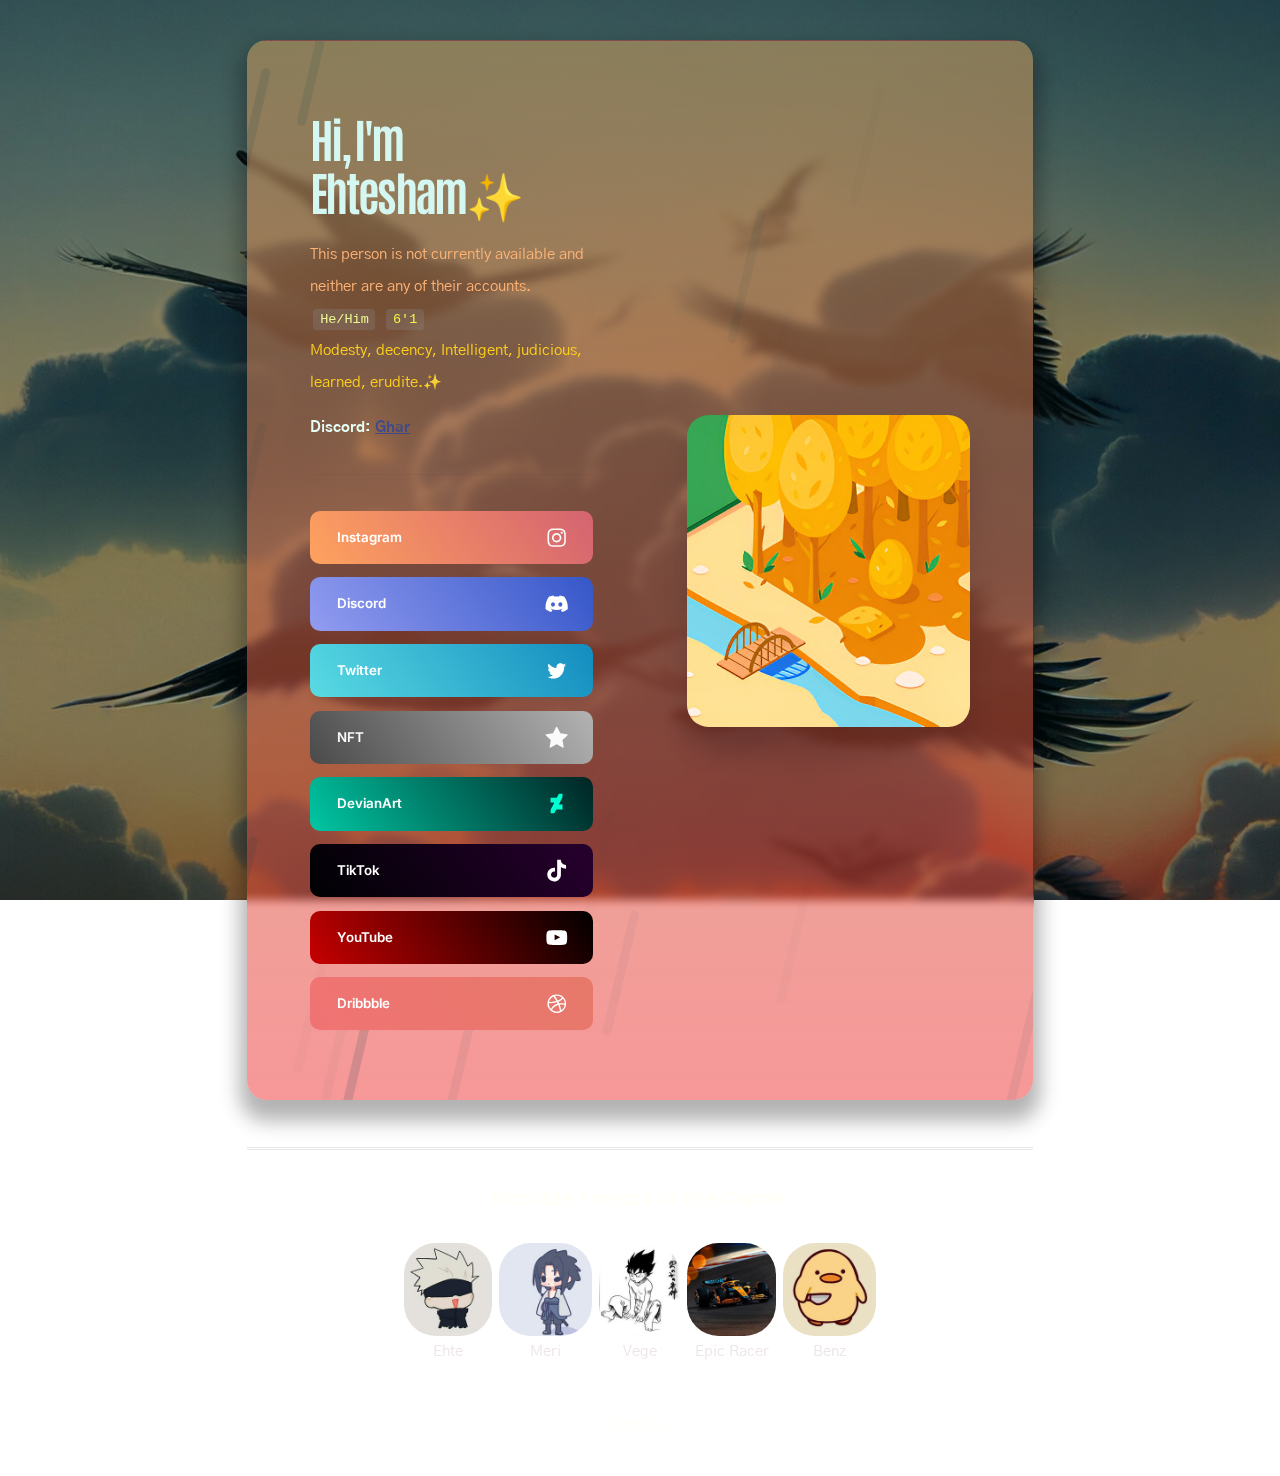
<file: socials.html>
<!DOCTYPE HTML>
<html lang="en">

<head>
    <title>Ehte</title>
    <meta charset="utf-8" />
    <meta name="viewport" content="width=device-width,initial-scale=1" />
    <meta name="description" content="Digital Creator" />
    <meta property="og:site_name" content="Ehte" />
    <meta property="og:title" content="Ehte" />
    <meta property="og:type" content="website" />
    <meta property="og:description" content="Digital Creator" />
    <meta property="og:image" content="https://ehte.carrd.co/assets/images/card.jpg?v=e00b91af" />
    <meta property="og:image:type" content="image/jpeg" />
    <meta property="og:image:width" content="1280" />
    <meta property="og:image:height" content="800" />
    <meta property="og:url" content="https://ehte.carrd.co" />
    <meta property="twitter:card" content="summary_large_image" />
    <link rel="canonical" href="https://ehte.carrd.co" />
    <link href="https://fonts.googleapis.com/css?display=swap&family=Antonio:700,700italic%7CGothic+A1:400,400italic,700,700italic%7CInter:600,600italic,900,900italic%7CPoppins:400,400italic,700,700italic" rel="stylesheet" type="text/css" />
    <style>
        html,
        body,
        div,
        span,
        applet,
        object,
        iframe,
        h1,
        h2,
        h3,
        h4,
        h5,
        h6,
        p,
        blockquote,
        pre,
        a,
        abbr,
        acronym,
        address,
        big,
        cite,
        code,
        del,
        dfn,
        em,
        img,
        ins,
        kbd,
        q,
        s,
        samp,
        small,
        strike,
        strong,
        sub,
        sup,
        tt,
        var,
        b,
        u,
        i,
        center,
        dl,
        dt,
        dd,
        ol,
        ul,
        li,
        fieldset,
        form,
        label,
        legend,
        table,
        caption,
        tbody,
        tfoot,
        thead,
        tr,
        th,
        td,
        article,
        aside,
        canvas,
        details,
        embed,
        figure,
        figcaption,
        footer,
        header,
        hgroup,
        menu,
        nav,
        output,
        ruby,
        section,
        summary,
        time,
        mark,
        audio,
        video {
            margin: 0;
            padding: 0;
            border: 0;
            font-size: 100%;
            font: inherit;
            vertical-align: baseline;
        }

        article,
        aside,
        details,
        figcaption,
        figure,
        footer,
        header,
        hgroup,
        menu,
        nav,
        section {
            display: block;
        }

        body {
            line-height: 1;
        }

        ol,
        ul {
            list-style: none;
        }

        blockquote,
        q {
            quotes: none;
        }

        blockquote:before,
        blockquote:after,
        q:before,
        q:after {
            content: '';
            content: none;
        }

        table {
            border-collapse: collapse;
            border-spacing: 0;
        }

        body {
            -webkit-text-size-adjust: none
        }

        mark {
            background-color: transparent;
            color: inherit
        }

        input::-moz-focus-inner {
            border: 0;
            padding: 0
        }

        input[type="text"],
        input[type="email"],
        select,
        textarea {
            -moz-appearance: none;
            -webkit-appearance: none;
            -ms-appearance: none;
            appearance: none
        }

        *,
        *:before,
        *:after {
            box-sizing: border-box;
        }

        body {
            line-height: 1.0;
            min-height: var(--viewport-height);
            min-width: 320px;
            overflow-x: hidden;
            word-wrap: break-word;
        }

        body:before {
            content: '';
            display: block;
            background-attachment: scroll;
            height: var(--background-height);
            left: 0;
            pointer-events: none;
            position: fixed;
            top: 0;
            transform: scale(1);
            width: 100vw;
            z-index: 0;
            background-image: linear-gradient(to top, rgba(0, 20, 16, 0.431), rgba(0, 20, 16, 0.431)), url('assets/images/bg.jpg?v=e00b91af');
            background-position: 0% 0%, center;
            background-repeat: repeat, no-repeat;
            background-size: auto, cover;
            background-color: #050A24;
        }

        body:after {
            background-color: #000000;
            content: '';
            display: block;
            height: 100%;
            left: 0;
            opacity: 0;
            position: fixed;
            top: 0;
            transform: scale(1);
            transition: opacity 1s ease-in-out 0s, visibility 1s 0s;
            visibility: hidden;
            width: 100%;
            z-index: 1;
        }

        body.is-loading:after {
            opacity: 1;
            visibility: visible;
        }

        :root {
            --background-height: 100vh;
            --site-language-alignment: left;
            --site-language-direction: ltr;
            --site-language-flex-alignment: flex-start;
            --site-language-indent-left: 1;
            --site-language-indent-right: 0;
            --viewport-height: 100vh;
        }

        html {
            font-size: 14pt;
        }

        u {
            text-decoration: underline;
        }

        strong {
            color: inherit;
            font-weight: bolder;
        }

        em {
            font-style: italic;
        }

        code {
            background-color: rgba(144, 144, 144, 0.25);
            border-radius: 0.25em;
            font-family: 'Lucida Console', 'Courier New', monospace;
            font-size: 0.9em;
            font-weight: normal;
            letter-spacing: 0;
            margin: 0 0.25em;
            padding: 0.25em 0.5em;
            text-indent: 0;
        }

        mark {
            background-color: rgba(144, 144, 144, 0.25);
        }

        s {
            text-decoration: line-through;
        }

        sub {
            font-size: smaller;
            vertical-align: sub;
        }

        sup {
            font-size: smaller;
            vertical-align: super;
        }

        a {
            color: inherit;
            text-decoration: underline;
            transition: color 0.25s ease;
        }

        #wrapper {
            -webkit-overflow-scrolling: touch;
            align-items: center;
            display: flex;
            flex-direction: column;
            justify-content: center;
            min-height: var(--viewport-height);
            overflow: hidden;
            position: relative;
            z-index: 2;
        }

        #main {
            --alignment: center;
            --flex-alignment: center;
            --indent-left: 1;
            --indent-right: 1;
            --border-radius-tl: 0;
            --border-radius-tr: 0;
            --border-radius-br: 0;
            --border-radius-bl: 0;
            align-items: center;
            display: flex;
            flex-grow: 0;
            flex-shrink: 0;
            justify-content: center;
            max-width: 100%;
            position: relative;
            text-align: var(--alignment);
            z-index: 1;
        }

        #main>.inner {
            --padding-horizontal: 3rem;
            --padding-vertical: 3rem;
            --spacing: 1.75rem;
            --width: 65rem;
            border-radius: var(--border-radius-tl) var(--border-radius-tr) var(--border-radius-br) var(--border-radius-bl);
            max-width: 100%;
            position: relative;
            width: var(--width);
            z-index: 1;
            padding: var(--padding-vertical) var(--padding-horizontal);
        }

        #main>.inner>* {
            margin-top: var(--spacing);
            margin-bottom: var(--spacing);
            transition: opacity 0.375s ease-in-out 0.375s, filter 0.375s ease-in-out 0.375s;
        }

        #main>.inner> :first-child {
            margin-top: 0 !important;
        }

        #main>.inner> :last-child {
            margin-bottom: 0 !important;
        }

        #main>.inner>.full {
            margin-left: calc(var(--padding-horizontal) * -1);
            max-width: calc(100% + calc(var(--padding-horizontal) * 2) + 0.4725px);
            width: calc(100% + calc(var(--padding-horizontal) * 2) + 0.4725px);
        }

        #main>.inner>.full:first-child {
            border-top-left-radius: inherit;
            border-top-right-radius: inherit;
            margin-top: calc(var(--padding-vertical) * -1) !important;
        }

        #main>.inner>.full:last-child {
            border-bottom-left-radius: inherit;
            border-bottom-right-radius: inherit;
            margin-bottom: calc(var(--padding-vertical) * -1) !important;
        }

        #main>.inner>.full.screen {
            border-radius: 0 !important;
            max-width: 100vw;
            position: relative;
            width: 100vw;
            left: 50%;
            margin-left: -50vw;
            right: auto;
        }

        body.is-loading #main>.inner>* {
            filter: blur(0.28125rem);
            opacity: 0;
        }

        #main>.inner> :nth-child(2) {
            transition-delay: 0.75s;
        }

        #main>.inner> :nth-child(3) {
            transition-delay: 1.125s;
        }

        #main>.inner> :nth-child(4) {
            transition-delay: 1.5s;
        }

        #main>.inner> :nth-child(5) {
            transition-delay: 1.875s;
        }

        #main>.inner> :nth-child(6) {
            transition-delay: 2.25s;
        }

        #main>.inner> :nth-child(7) {
            transition-delay: 2.625s;
        }

        #main>.inner> :nth-child(8) {
            transition-delay: 3s;
        }

        #main>.inner> :nth-child(9) {
            transition-delay: 3.375s;
        }

        #main>.inner> :nth-child(10) {
            transition-delay: 3.75s;
        }

        body.is-instant #main,
        body.is-instant #main>.inner>*,
        body.is-instant #main>.inner>section>* {
            transition: none !important;
        }

        body.is-instant:after {
            display: none !important;
            transition: none !important;
        }

        .image {
            display: block;
            line-height: 0;
            max-width: 100%;
            position: relative;
        }

        .image .frame {
            -webkit-backface-visibility: hidden;
            -webkit-transform: translate3d(0, 0, 0);
            display: inline-block;
            max-width: 100%;
            overflow: hidden;
            vertical-align: top;
            width: 100%;
        }

        .image .frame img {
            border-radius: 0 !important;
            max-width: 100%;
            vertical-align: top;
            width: inherit;
        }

        .image.full .frame {
            display: block;
        }

        .image.full:first-child .frame {
            border-top-left-radius: inherit;
            border-top-right-radius: inherit;
        }

        .image.full:last-child .frame {
            border-bottom-left-radius: inherit;
            border-bottom-right-radius: inherit;
        }

        #image05:not(:first-child) {
            margin-top: 5rem !important;
        }

        #image05:not(:last-child) {
            margin-bottom: 5rem !important;
        }

        #image05 .frame {
            width: 100vw;
            height: 23.375rem;
            border-radius: 1.625rem;
            box-shadow: 0rem 1.75rem 2rem 0rem rgba(18, 12, 12, 0.122);
            transition: none;
        }

        #image05 img {
            height: 100% !important;
            object-fit: cover;
            object-position: center;
            width: 100% !important;
        }

        #image05 .frame img {
            transition: none;
        }

        h1,
        h2,
        h3,
        p {
            direction: var(--site-language-direction);
            position: relative;
        }

        h1 span.p,
        h2 span.p,
        h3 span.p,
        p span.p {
            display: block;
            position: relative;
        }

        h1 span[style],
        h2 span[style],
        h3 span[style],
        p span[style],
        h1 strong,
        h2 strong,
        h3 strong,
        p strong,
        h1 a,
        h2 a,
        h3 a,
        p a,
        h1 code,
        h2 code,
        h3 code,
        p code,
        h1 mark,
        h2 mark,
        h3 mark,
        p mark {
            -webkit-text-fill-color: currentcolor;
        }

        #text45 {
            color: #D5F7F1;
            font-family: 'Antonio', sans-serif;
            letter-spacing: -0.2rem;
            width: 100%;
            font-size: 3.5em;
            line-height: 1.125;
            font-weight: 700;
        }

        #text45 mark {
            color: #FFFFFF;
            background-color: transparent;
        }

        #text45 a {
            text-decoration: none;
        }

        #text45 a:hover {
            text-decoration: underline;
        }

        #text45 span.p:nth-child(n+2) {
            margin-top: 1rem;
        }

        #text01 {
            color: rgba(252, 252, 66, 0.941);
            font-family: 'Gothic A1', sans-serif;
            font-size: 1.125em;
            line-height: 2.125;
            font-weight: 400;
        }

        #text01 a {
            color: #3E4A8C;
            text-decoration: underline;
        }

        #text01 strong {
            color: #E3FFF6;
        }

        #text01 mark {
            background-color: transparent;
        }

        #text01 a:hover {
            text-decoration: none;
        }

        #text01 span.p:nth-child(n+2) {
            margin-top: 1rem;
        }

        #text02 {
            color: rgba(255, 255, 242, 0.941);
            font-family: 'Poppins', sans-serif;
            font-size: 1.5em;
            line-height: 2.125;
            font-weight: 400;
        }

        #text02 a {
            color: #FBFF21;
            text-decoration: underline;
        }

        #text02 strong {
            color: #EDFFF9;
        }

        #text02 mark {
            background-color: transparent;
        }

        #text02 a:hover {
            text-decoration: none;
        }

        #text02 span.p:nth-child(n+2) {
            margin-top: 1rem;
        }

        hr {
            border: 0;
            padding: 0;
            position: relative;
            width: 100%;
        }

        hr:before {
            content: '';
            display: inline-block;
            max-width: 100%;
            vertical-align: middle;
        }

        #divider02:before {
            width: 85rem;
            border-top: solid 1px rgba(82, 72, 69, 0.122);
            height: 1px;
            margin-top: -0.5px;
        }

        #divider01:before {
            width: 85rem;
            border-bottom: solid 1px rgba(82, 72, 69, 0.122);
            border-top: solid 1px rgba(82, 72, 69, 0.122);
            height: 3px;
            margin-top: -0.75px;
        }

        .buttons {
            cursor: default;
            display: flex;
            justify-content: var(--flex-alignment);
            letter-spacing: 0;
            padding: 0;
        }

        .buttons li {
            max-width: 100%;
        }

        .buttons li a {
            align-items: center;
            justify-content: center;
            max-width: 100%;
            text-align: center;
            text-decoration: none;
            vertical-align: middle;
            white-space: nowrap;
        }

        #buttons01 {
            gap: 1rem;
            flex-direction: row;
            flex-wrap: wrap;
        }

        #buttons01:not(:first-child) {
            margin-top: 2.25rem !important;
        }

        #buttons01:not(:last-child) {
            margin-bottom: 2.25rem !important;
        }

        #buttons01 li a {
            display: inline-flex;
            width: 100vw;
            height: 4rem;
            line-height: 4rem;
            padding: 0 2rem;
            vertical-align: middle;
            font-family: 'Inter', sans-serif;
            font-size: 1em;
            font-weight: 600;
            border-radius: 0.75rem;
            flex-direction: row-reverse;
            justify-content: flex-end;
            transition: transform 0.25s ease, color 0.25s ease, background-color 0.25s ease, border-color 0.25s ease;
        }

        #buttons01 li a svg {
            display: block;
            fill: #FFFFFF;
            flex-grow: 0;
            flex-shrink: 0;
            height: 100%;
            min-width: 16px;
            width: 1.75em;
            margin-left: 0.875rem;
            margin-right: calc(-0.125em + 0rem);
            transition: fill 0.25s ease;
        }

        #buttons01 li a .label {
            direction: var(--site-language-direction);
            overflow: hidden;
            text-overflow: ellipsis;
            flex-grow: 1;
            flex-shrink: 1;
            text-align: left;
            width: 100%;
        }

        #buttons01 .button {
            background-color: #F07373;
            color: #FFFFFF;
            background-image: linear-gradient(235deg, #E6796A 0%, rgba(240, 115, 115, 0.008) 100%);
            background-position: 0% 0%;
            background-repeat: repeat;
            background-size: cover;
        }

        #buttons01 .button:hover {
            background-color: #FF00A8 !important;
        }

        #buttons01 li a:hover {
            transform: scale(1.025);
        }

        #buttons01 .n01 {
            background-color: #FFA25E;
            background-image: linear-gradient(235deg, #D46371 0%, rgba(255, 162, 94, 0.008) 100%);
        }

        #buttons01 .n01 svg {
            fill: #FAFAFA;
        }

        #buttons01 .n01:hover {
            background-color: #F037C7 !important;
        }

        #buttons01 .n02 {
            background-color: #929CF0;
            background-image: linear-gradient(235deg, #3657C9 0%, rgba(146, 156, 240, 0.008) 100%);
        }

        #buttons01 .n02:hover {
            background-color: #1E0096 !important;
        }

        #buttons01 .n03 {
            background-color: #59DBE3;
            background-image: linear-gradient(235deg, #138CBF 0%, rgba(89, 219, 227, 0.008) 100%);
        }

        #buttons01 .n03:hover {
            background-color: #066AC7 !important;
        }

        #buttons01 .n04 svg {
            fill: #FAFAFA;
        }

        #buttons01 .n04 {
            background-color: #4A4A4A;
            color: #FAFAFA;
            background-image: linear-gradient(235deg, #B3B3B3 0%, rgba(74, 74, 74, 0.008) 100%);
        }

        #buttons01 .n04:hover {
            background-color: #AB0029 !important;
        }

        #buttons01 .n05 svg {
            fill: #00FFD1;
        }

        #buttons01 .n05 {
            background-color: #00C7A3;
            color: #FFFFFF;
            background-image: linear-gradient(235deg, #002424 0%, rgba(0, 199, 163, 0.008) 100%);
        }

        #buttons01 .n05:hover {
            background-color: #00FF75 !important;
        }

        #buttons01 .n06 {
            background-color: #000103;
            background-image: linear-gradient(235deg, #27002E 0%, rgba(0, 1, 3, 0.008) 100%);
        }

        #buttons01 .n06:hover {
            background-color: #004352 !important;
        }

        #buttons01 .n07 {
            background-color: #C70000;
            background-image: linear-gradient(235deg, #000000 0%, rgba(199, 0, 0, 0.008) 100%);
        }

        #buttons01 .n07:hover {
            background-color: #FA0000 !important;
        }

        .container {
            position: relative;
        }

        .container>.wrapper {
            vertical-align: top;
            position: relative;
            max-width: 100%;
            border-radius: inherit;
        }

        .container>.wrapper>.inner {
            vertical-align: top;
            position: relative;
            max-width: 100%;
            border-radius: inherit;
            text-align: var(--alignment);
        }

        #main .container.full:first-child>.wrapper {
            border-top-left-radius: inherit;
            border-top-right-radius: inherit;
        }

        #main .container.full:last-child>.wrapper {
            border-bottom-left-radius: inherit;
            border-bottom-right-radius: inherit;
        }

        #main .container.full:first-child>.wrapper>.inner {
            border-top-left-radius: inherit;
            border-top-right-radius: inherit;
        }

        #main .container.full:last-child>.wrapper>.inner {
            border-bottom-left-radius: inherit;
            border-bottom-right-radius: inherit;
        }

        .container.style1 {
            --alignment: left;
            --flex-alignment: flex-start;
            --indent-left: 1;
            --indent-right: 0;
            display: flex;
            width: 100%;
            align-items: center;
            justify-content: center;
            background-image: url('data:image/svg+xml;charset=utf8,%3Csvg%20width%3D%22640%22%20height%3D%22480%22%20viewBox%3D%220%200%20640%20480%22%20xmlns%3D%22http%3A%2F%2Fwww.w3.org%2F2000%2Fsvg%22%3E%20%3Cstyle%20type%3D%22text%2Fcss%22%3E%20line%20%7B%20vector-effect%3A%20non-scaling-stroke%3B%20stroke%3A%20rgba(0,57,69,0.149)%3B%20stroke-linecap%3A%20round%3B%20stroke-width%3A%209.01px%3B%20%7D%20%3C%2Fstyle%3E%20%3Cline%20x1%3D%2238.9624%22%20y1%3D%22-165.5514%22%20x2%3D%2250.1205%22%20y2%3D%22-213.012%22%20stroke-opacity%3D%220.05%22%3E%20%3CanimateMotion%20path%3D%22M%200%2C0%20L%20-156.2136%2C664.4486%22%20dur%3D%221000ms%22%20repeatCount%3D%22indefinite%22%20calcMode%3D%22linear%22%20%2F%3E%20%3C%2Fline%3E%20%3Cline%20x1%3D%22206.3341%22%20y1%3D%22-877.4607%22%20x2%3D%22217.4922%22%20y2%3D%22-924.9213%22%20stroke-opacity%3D%220.05%22%3E%20%3CanimateMotion%20path%3D%22M%200%2C0%20L%20-167.3717%2C711.9092%22%20dur%3D%221000ms%22%20repeatCount%3D%22indefinite%22%20calcMode%3D%22linear%22%20%2F%3E%20%3C%2Fline%3E%20%3Cline%20x1%3D%22478.0596%22%20y1%3D%22257.5266%22%20x2%3D%22492.3077%22%20y2%3D%22196.9231%22%20stroke-opacity%3D%220.55%22%3E%20%3CanimateMotion%20path%3D%22M%200%2C0%20L%20-199.4728%2C848.4498%22%20dur%3D%221000ms%22%20repeatCount%3D%22indefinite%22%20calcMode%3D%22linear%22%20%2F%3E%20%3C%2Fline%3E%20%3Cline%20x1%3D%22691.7805%22%20y1%3D%22-651.5267%22%20x2%3D%22706.0285%22%20y2%3D%22-712.1302%22%20stroke-opacity%3D%220.55%22%3E%20%3CanimateMotion%20path%3D%22M%200%2C0%20L%20-213.7208%2C909.0533%22%20dur%3D%221000ms%22%20repeatCount%3D%22indefinite%22%20calcMode%3D%22linear%22%20%2F%3E%20%3C%2Fline%3E%20%3Cline%20x1%3D%22243.8228%22%20y1%3D%22-122.7954%22%20x2%3D%22258.1443%22%20y2%3D%22-183.7113%22%20stroke-opacity%3D%220.56%22%3E%20%3CanimateMotion%20path%3D%22M%200%2C0%20L%20-200.501%2C852.8232%22%20dur%3D%221000ms%22%20repeatCount%3D%22indefinite%22%20calcMode%3D%22linear%22%20%2F%3E%20%3C%2Fline%3E%20%3Cline%20x1%3D%22458.6453%22%20y1%3D%22-1036.5345%22%20x2%3D%22472.9668%22%20y2%3D%22-1097.4505%22%20stroke-opacity%3D%220.56%22%3E%20%3CanimateMotion%20path%3D%22M%200%2C0%20L%20-214.8225%2C913.7392%22%20dur%3D%221000ms%22%20repeatCount%3D%22indefinite%22%20calcMode%3D%22linear%22%20%2F%3E%20%3C%2Fline%3E%20%3Cline%20x1%3D%22-68.1872%22%20y1%3D%22335.6961%22%20x2%3D%22-54.6341%22%20y2%3D%22278.0488%22%20stroke-opacity%3D%220.45%22%3E%20%3CanimateMotion%20path%3D%22M%200%2C0%20L%20-189.7424%2C807.062%22%20dur%3D%221000ms%22%20repeatCount%3D%22indefinite%22%20calcMode%3D%22linear%22%20%2F%3E%20%3C%2Fline%3E%20%3Cline%20x1%3D%22135.1083%22%20y1%3D%22-529.0132%22%20x2%3D%22148.6613%22%20y2%3D%22-586.6605%22%20stroke-opacity%3D%220.45%22%3E%20%3CanimateMotion%20path%3D%22M%200%2C0%20L%20-203.2954%2C864.7092%22%20dur%3D%221000ms%22%20repeatCount%3D%22indefinite%22%20calcMode%3D%22linear%22%20%2F%3E%20%3C%2Fline%3E%20%3Cline%20x1%3D%22286.0163%22%20y1%3D%22529.7654%22%20x2%3D%22298.4753%22%20y2%3D%22476.7713%22%20stroke-opacity%3D%220.27%22%3E%20%3CanimateMotion%20path%3D%22M%200%2C0%20L%20-174.4269%2C741.9179%22%20dur%3D%221000ms%22%20repeatCount%3D%22indefinite%22%20calcMode%3D%22linear%22%20%2F%3E%20%3C%2Fline%3E%20%3Cline%20x1%3D%22472.9022%22%20y1%3D%22-265.1466%22%20x2%3D%22485.3613%22%20y2%3D%22-318.1408%22%20stroke-opacity%3D%220.27%22%3E%20%3CanimateMotion%20path%3D%22M%200%2C0%20L%20-186.8859%2C794.9121%22%20dur%3D%221000ms%22%20repeatCount%3D%22indefinite%22%20calcMode%3D%22linear%22%20%2F%3E%20%3C%2Fline%3E%20%3Cline%20x1%3D%22394.9783%22%20y1%3D%22691.7271%22%20x2%3D%22412.9032%22%20y2%3D%22615.4839%22%20stroke-opacity%3D%220.95%22%3E%20%3CanimateMotion%20path%3D%22M%200%2C0%20L%20-250.9496%2C1067.4045%22%20dur%3D%221000ms%22%20repeatCount%3D%22indefinite%22%20calcMode%3D%22linear%22%20%2F%3E%20%3C%2Fline%3E%20%3Cline%20x1%3D%22663.8529%22%20y1%3D%22-451.9207%22%20x2%3D%22681.7778%22%20y2%3D%22-528.1638%22%20stroke-opacity%3D%220.95%22%3E%20%3CanimateMotion%20path%3D%22M%200%2C0%20L%20-268.8746%2C1143.6477%22%20dur%3D%221000ms%22%20repeatCount%3D%22indefinite%22%20calcMode%3D%22linear%22%20%2F%3E%20%3C%2Fline%3E%20%3Cline%20x1%3D%22538.4777%22%20y1%3D%22284.9882%22%20x2%3D%22552.6531%22%20y2%3D%22224.6939%22%20stroke-opacity%3D%220.54%22%3E%20%3CanimateMotion%20path%3D%22M%200%2C0%20L%20-198.4551%2C844.1209%22%20dur%3D%221000ms%22%20repeatCount%3D%22indefinite%22%20calcMode%3D%22linear%22%20%2F%3E%20%3C%2Fline%3E%20%3Cline%20x1%3D%22751.1081%22%20y1%3D%22-619.4271%22%20x2%3D%22765.2835%22%20y2%3D%22-679.7214%22%20stroke-opacity%3D%220.54%22%3E%20%3CanimateMotion%20path%3D%22M%200%2C0%20L%20-212.6304%2C904.4153%22%20dur%3D%221000ms%22%20repeatCount%3D%22indefinite%22%20calcMode%3D%22linear%22%20%2F%3E%20%3C%2Fline%3E%20%3Cline%20x1%3D%22105.7549%22%20y1%3D%22527.3906%22%20x2%3D%22121.105%22%20y2%3D%22462.0994%22%20stroke-opacity%3D%220.69%22%3E%20%3CanimateMotion%20path%3D%22M%200%2C0%20L%20-214.9016%2C914.0757%22%20dur%3D%221000ms%22%20repeatCount%3D%22indefinite%22%20calcMode%3D%22linear%22%20%2F%3E%20%3C%2Fline%3E%20%3Cline%20x1%3D%22336.0066%22%20y1%3D%22-451.9763%22%20x2%3D%22351.3567%22%20y2%3D%22-517.2674%22%20stroke-opacity%3D%220.69%22%3E%20%3CanimateMotion%20path%3D%22M%200%2C0%20L%20-230.2517%2C979.3668%22%20dur%3D%221000ms%22%20repeatCount%3D%22indefinite%22%20calcMode%3D%22linear%22%20%2F%3E%20%3C%2Fline%3E%20%3Cline%20x1%3D%22502.5364%22%20y1%3D%22298.339%22%20x2%3D%22517.8022%22%20y2%3D%22233.4066%22%20stroke-opacity%3D%220.68%22%3E%20%3CanimateMotion%20path%3D%22M%200%2C0%20L%20-213.7208%2C909.0533%22%20dur%3D%221000ms%22%20repeatCount%3D%22indefinite%22%20calcMode%3D%22linear%22%20%2F%3E%20%3C%2Fline%3E%20%3Cline%20x1%3D%22731.523%22%20y1%3D%22-675.6467%22%20x2%3D%22746.7888%22%20y2%3D%22-740.5791%22%20stroke-opacity%3D%220.68%22%3E%20%3CanimateMotion%20path%3D%22M%200%2C0%20L%20-228.9866%2C973.9857%22%20dur%3D%221000ms%22%20repeatCount%3D%22indefinite%22%20calcMode%3D%22linear%22%20%2F%3E%20%3C%2Fline%3E%20%3Cline%20x1%3D%22146.9816%22%20y1%3D%22541.755%22%20x2%3D%22158.6555%22%20y2%3D%22492.1008%22%20stroke-opacity%3D%220.12%22%3E%20%3CanimateMotion%20path%3D%22M%200%2C0%20L%20-163.4336%2C695.1584%22%20dur%3D%221000ms%22%20repeatCount%3D%22indefinite%22%20calcMode%3D%22linear%22%20%2F%3E%20%3C%2Fline%3E%20%3Cline%20x1%3D%22322.089%22%20y1%3D%22-203.0576%22%20x2%3D%22333.7629%22%20y2%3D%22-252.7117%22%20stroke-opacity%3D%220.12%22%3E%20%3CanimateMotion%20path%3D%22M%200%2C0%20L%20-175.1074%2C744.8126%22%20dur%3D%221000ms%22%20repeatCount%3D%22indefinite%22%20calcMode%3D%22linear%22%20%2F%3E%20%3C%2Fline%3E%20%3Cline%20x1%3D%2244.0306%22%20y1%3D%22454.2266%22%20x2%3D%2259.1304%22%20y2%3D%22390.0%22%20stroke-opacity%3D%220.66%22%3E%20%3CanimateMotion%20path%3D%22M%200%2C0%20L%20-211.3978%2C899.1723%22%20dur%3D%221000ms%22%20repeatCount%3D%22indefinite%22%20calcMode%3D%22linear%22%20%2F%3E%20%3C%2Fline%3E%20%3Cline%20x1%3D%22270.5282%22%20y1%3D%22-509.1723%22%20x2%3D%22285.6281%22%20y2%3D%22-573.3989%22%20stroke-opacity%3D%220.66%22%3E%20%3CanimateMotion%20path%3D%22M%200%2C0%20L%20-226.4976%2C963.3989%22%20dur%3D%221000ms%22%20repeatCount%3D%22indefinite%22%20calcMode%3D%22linear%22%20%2F%3E%20%3C%2Fline%3E%20%3Cline%20x1%3D%22-12.6654%22%20y1%3D%22347.8349%22%20x2%3D%22-0.6897%22%20y2%3D%22296.8966%22%20stroke-opacity%3D%220.18%22%3E%20%3CanimateMotion%20path%3D%22M%200%2C0%20L%20-167.6603%2C713.1366%22%20dur%3D%221000ms%22%20repeatCount%3D%22indefinite%22%20calcMode%3D%22linear%22%20%2F%3E%20%3C%2Fline%3E%20%3Cline%20x1%3D%22166.9707%22%20y1%3D%22-416.2401%22%20x2%3D%22178.9464%22%20y2%3D%22-467.1784%22%20stroke-opacity%3D%220.18%22%3E%20%3CanimateMotion%20path%3D%22M%200%2C0%20L%20-179.636%2C764.075%22%20dur%3D%221000ms%22%20repeatCount%3D%22indefinite%22%20calcMode%3D%22linear%22%20%2F%3E%20%3C%2Fline%3E%20%3Cline%20x1%3D%22508.2259%22%20y1%3D%22568.8005%22%20x2%3D%22521.9802%22%20y2%3D%22510.297%22%20stroke-opacity%3D%220.48%22%3E%20%3CanimateMotion%20path%3D%22M%200%2C0%20L%20-192.5604%2C819.048%22%20dur%3D%221000ms%22%20repeatCount%3D%22indefinite%22%20calcMode%3D%22linear%22%20%2F%3E%20%3C%2Fline%3E%20%3Cline%20x1%3D%22714.5406%22%20y1%3D%22-308.751%22%20x2%3D%22728.2949%22%20y2%3D%22-367.2544%22%20stroke-opacity%3D%220.48%22%3E%20%3CanimateMotion%20path%3D%22M%200%2C0%20L%20-206.3147%2C877.5515%22%20dur%3D%221000ms%22%20repeatCount%3D%22indefinite%22%20calcMode%3D%22linear%22%20%2F%3E%20%3C%2Fline%3E%20%3Cline%20x1%3D%22518.1452%22%20y1%3D%22186.1652%22%20x2%3D%22531.7647%22%20y2%3D%22128.2353%22%20stroke-opacity%3D%220.46%22%3E%20%3CanimateMotion%20path%3D%22M%200%2C0%20L%20-190.6725%2C811.0181%22%20dur%3D%221000ms%22%20repeatCount%3D%22indefinite%22%20calcMode%3D%22linear%22%20%2F%3E%20%3C%2Fline%3E%20%3Cline%20x1%3D%22722.4372%22%20y1%3D%22-682.7829%22%20x2%3D%22736.0567%22%20y2%3D%22-740.7127%22%20stroke-opacity%3D%220.46%22%3E%20%3CanimateMotion%20path%3D%22M%200%2C0%20L%20-204.292%2C868.948%22%20dur%3D%221000ms%22%20repeatCount%3D%22indefinite%22%20calcMode%3D%22linear%22%20%2F%3E%20%3C%2Fline%3E%20%3Cline%20x1%3D%22453.4694%22%20y1%3D%2269.0421%22%20x2%3D%22470.9434%22%20y2%3D%22-5.283%22%20stroke-opacity%3D%220.91%22%3E%20%3CanimateMotion%20path%3D%22M%200%2C0%20L%20-244.6364%2C1040.5516%22%20dur%3D%221000ms%22%20repeatCount%3D%22indefinite%22%20calcMode%3D%22linear%22%20%2F%3E%20%3C%2Fline%3E%20%3Cline%20x1%3D%22715.5798%22%20y1%3D%22-1045.8346%22%20x2%3D%22733.0539%22%20y2%3D%22-1120.1597%22%20stroke-opacity%3D%220.91%22%3E%20%3CanimateMotion%20path%3D%22M%200%2C0%20L%20-262.1105%2C1114.8767%22%20dur%3D%221000ms%22%20repeatCount%3D%22indefinite%22%20calcMode%3D%22linear%22%20%2F%3E%20%3C%2Fline%3E%20%3Cline%20x1%3D%22476.4346%22%20y1%3D%22524.8854%22%20x2%3D%22494.8344%22%20y2%3D%22446.6225%22%20stroke-opacity%3D%220.99%22%3E%20%3CanimateMotion%20path%3D%22M%200%2C0%20L%20-257.5973%2C1095.6801%22%20dur%3D%221000ms%22%20repeatCount%3D%22indefinite%22%20calcMode%3D%22linear%22%20%2F%3E%20%3C%2Fline%3E%20%3Cline%20x1%3D%22752.4317%22%20y1%3D%22-649.0576%22%20x2%3D%22770.8315%22%20y2%3D%22-727.3205%22%20stroke-opacity%3D%220.99%22%3E%20%3CanimateMotion%20path%3D%22M%200%2C0%20L%20-275.9971%2C1173.943%22%20dur%3D%221000ms%22%20repeatCount%3D%22indefinite%22%20calcMode%3D%22linear%22%20%2F%3E%20%3C%2Fline%3E%20%3Cline%20x1%3D%22445.7084%22%20y1%3D%22-169.5764%22%20x2%3D%22459.1304%22%20y2%3D%22-226.6667%22%20stroke-opacity%3D%220.43%22%3E%20%3CanimateMotion%20path%3D%22M%200%2C0%20L%20-187.9091%2C799.2643%22%20dur%3D%221000ms%22%20repeatCount%3D%22indefinite%22%20calcMode%3D%22linear%22%20%2F%3E%20%3C%2Fline%3E%20%3Cline%20x1%3D%22647.0396%22%20y1%3D%22-1025.9309%22%20x2%3D%22660.4617%22%20y2%3D%22-1083.0212%22%20stroke-opacity%3D%220.43%22%3E%20%3CanimateMotion%20path%3D%22M%200%2C0%20L%20-201.3312%2C856.3546%22%20dur%3D%221000ms%22%20repeatCount%3D%22indefinite%22%20calcMode%3D%22linear%22%20%2F%3E%20%3C%2Fline%3E%20%3Cline%20x1%3D%22351.149%22%20y1%3D%22337.7977%22%20x2%3D%22363.8356%22%20y2%3D%22283.8356%22%20stroke-opacity%3D%220.31%22%3E%20%3CanimateMotion%20path%3D%22M%200%2C0%20L%20-177.6127%2C755.469%22%20dur%3D%221000ms%22%20repeatCount%3D%22indefinite%22%20calcMode%3D%22linear%22%20%2F%3E%20%3C%2Fline%3E%20%3Cline%20x1%3D%22541.4484%22%20y1%3D%22-471.6333%22%20x2%3D%22554.135%22%20y2%3D%22-525.5954%22%20stroke-opacity%3D%220.31%22%3E%20%3CanimateMotion%20path%3D%22M%200%2C0%20L%20-190.2994%2C809.431%22%20dur%3D%221000ms%22%20repeatCount%3D%22indefinite%22%20calcMode%3D%22linear%22%20%2F%3E%20%3C%2Fline%3E%20%3Cline%20x1%3D%22398.1982%22%20y1%3D%22-215.1538%22%20x2%3D%22411.4286%22%20y2%3D%22-271.4286%22%20stroke-opacity%3D%220.4%22%3E%20%3CanimateMotion%20path%3D%22M%200%2C0%20L%20-185.2247%2C787.8462%22%20dur%3D%221000ms%22%20repeatCount%3D%22indefinite%22%20calcMode%3D%22linear%22%20%2F%3E%20%3C%2Fline%3E%20%3Cline%20x1%3D%22596.6533%22%20y1%3D%22-1059.2748%22%20x2%3D%22609.8836%22%20y2%3D%22-1115.5495%22%20stroke-opacity%3D%220.4%22%3E%20%3CanimateMotion%20path%3D%22M%200%2C0%20L%20-198.4551%2C844.1209%22%20dur%3D%221000ms%22%20repeatCount%3D%22indefinite%22%20calcMode%3D%22linear%22%20%2F%3E%20%3C%2Fline%3E%20%3Cline%20x1%3D%22269.8851%22%20y1%3D%22239.2619%22%20x2%3D%22281.1336%22%20y2%3D%22191.417%22%20stroke-opacity%3D%220.05%22%3E%20%3CanimateMotion%20path%3D%22M%200%2C0%20L%20-157.4785%2C669.8288%22%20dur%3D%221000ms%22%20repeatCount%3D%22indefinite%22%20calcMode%3D%22linear%22%20%2F%3E%20%3C%2Fline%3E%20%3Cline%20x1%3D%22438.6121%22%20y1%3D%22-478.4118%22%20x2%3D%22449.8606%22%20y2%3D%22-526.2567%22%20stroke-opacity%3D%220.05%22%3E%20%3CanimateMotion%20path%3D%22M%200%2C0%20L%20-168.727%2C717.6737%22%20dur%3D%221000ms%22%20repeatCount%3D%22indefinite%22%20calcMode%3D%22linear%22%20%2F%3E%20%3C%2Fline%3E%20%3Cline%20x1%3D%22115.4067%22%20y1%3D%22315.2004%22%20x2%3D%22128.4507%22%20y2%3D%22259.7183%22%20stroke-opacity%3D%220.37%22%3E%20%3CanimateMotion%20path%3D%22M%200%2C0%20L%20-182.6159%2C776.7498%22%20dur%3D%221000ms%22%20repeatCount%3D%22indefinite%22%20calcMode%3D%22linear%22%20%2F%3E%20%3C%2Fline%3E%20%3Cline%20x1%3D%22311.0666%22%20y1%3D%22-517.0315%22%20x2%3D%22324.1106%22%20y2%3D%22-572.5136%22%20stroke-opacity%3D%220.37%22%3E%20%3CanimateMotion%20path%3D%22M%200%2C0%20L%20-195.6599%2C832.2319%22%20dur%3D%221000ms%22%20repeatCount%3D%22indefinite%22%20calcMode%3D%22linear%22%20%2F%3E%20%3C%2Fline%3E%20%3Cline%20x1%3D%2252.8186%22%20y1%3D%22-26.2779%22%20x2%3D%2265.6221%22%20y2%3D%22-80.7373%22%20stroke-opacity%3D%220.33%22%3E%20%3CanimateMotion%20path%3D%22M%200%2C0%20L%20-179.2497%2C762.4318%22%20dur%3D%221000ms%22%20repeatCount%3D%22indefinite%22%20calcMode%3D%22linear%22%20%2F%3E%20%3C%2Fline%3E%20%3Cline%20x1%3D%22244.8719%22%20y1%3D%22-843.1691%22%20x2%3D%22257.6754%22%20y2%3D%22-897.6286%22%20stroke-opacity%3D%220.33%22%3E%20%3CanimateMotion%20path%3D%22M%200%2C0%20L%20-192.0533%2C816.8912%22%20dur%3D%221000ms%22%20repeatCount%3D%22indefinite%22%20calcMode%3D%22linear%22%20%2F%3E%20%3C%2Fline%3E%20%3Cline%20x1%3D%22632.7582%22%20y1%3D%22341.3873%22%20x2%3D%22644.8908%22%20y2%3D%22289.7817%22%20stroke-opacity%3D%220.21%22%3E%20%3CanimateMotion%20path%3D%22M%200%2C0%20L%20-169.8567%2C722.4791%22%20dur%3D%221000ms%22%20repeatCount%3D%22indefinite%22%20calcMode%3D%22linear%22%20%2F%3E%20%3C%2Fline%3E%20%3Cline%20x1%3D%22814.7476%22%20y1%3D%22-432.6974%22%20x2%3D%22826.8802%22%20y2%3D%22-484.303%22%20stroke-opacity%3D%220.21%22%3E%20%3CanimateMotion%20path%3D%22M%200%2C0%20L%20-181.9894%2C774.0847%22%20dur%3D%221000ms%22%20repeatCount%3D%22indefinite%22%20calcMode%3D%22linear%22%20%2F%3E%20%3C%2Fline%3E%20%3Cline%20x1%3D%22593.0293%22%20y1%3D%22229.6755%22%20x2%3D%22607.5%22%20y2%3D%22168.125%22%20stroke-opacity%3D%220.58%22%3E%20%3CanimateMotion%20path%3D%22M%200%2C0%20L%20-202.5895%2C861.7068%22%20dur%3D%221000ms%22%20repeatCount%3D%22indefinite%22%20calcMode%3D%22linear%22%20%2F%3E%20%3C%2Fline%3E%20%3Cline%20x1%3D%22810.0895%22%20y1%3D%22-693.5818%22%20x2%3D%22824.5602%22%20y2%3D%22-755.1323%22%20stroke-opacity%3D%220.58%22%3E%20%3CanimateMotion%20path%3D%22M%200%2C0%20L%20-217.0602%2C923.2573%22%20dur%3D%221000ms%22%20repeatCount%3D%22indefinite%22%20calcMode%3D%22linear%22%20%2F%3E%20%3C%2Fline%3E%20%3Cline%20x1%3D%22328.9059%22%20y1%3D%22-165.2084%22%20x2%3D%22341.1454%22%20y2%3D%22-217.2687%22%20stroke-opacity%3D%220.23%22%3E%20%3CanimateMotion%20path%3D%22M%200%2C0%20L%20-171.3533%2C728.8445%22%20dur%3D%221000ms%22%20repeatCount%3D%22indefinite%22%20calcMode%3D%22linear%22%20%2F%3E%20%3C%2Fline%3E%20%3Cline%20x1%3D%22512.4986%22%20y1%3D%22-946.1132%22%20x2%3D%22524.7382%22%20y2%3D%22-998.1735%22%20stroke-opacity%3D%220.23%22%3E%20%3CanimateMotion%20path%3D%22M%200%2C0%20L%20-183.5928%2C780.9048%22%20dur%3D%221000ms%22%20repeatCount%3D%22indefinite%22%20calcMode%3D%22linear%22%20%2F%3E%20%3C%2Fline%3E%20%3Cline%20x1%3D%22203.0938%22%20y1%3D%22-19.4804%22%20x2%3D%22217.8723%22%20y2%3D%22-82.3404%22%20stroke-opacity%3D%220.62%22%3E%20%3CanimateMotion%20path%3D%22M%200%2C0%20L%20-206.9%2C880.041%22%20dur%3D%221000ms%22%20repeatCount%3D%22indefinite%22%20calcMode%3D%22linear%22%20%2F%3E%20%3C%2Fline%3E%20%3Cline%20x1%3D%22424.7723%22%20y1%3D%22-962.3814%22%20x2%3D%22439.5509%22%20y2%3D%22-1025.2415%22%20stroke-opacity%3D%220.62%22%3E%20%3CanimateMotion%20path%3D%22M%200%2C0%20L%20-221.6785%2C942.901%22%20dur%3D%221000ms%22%20repeatCount%3D%22indefinite%22%20calcMode%3D%22linear%22%20%2F%3E%20%3C%2Fline%3E%20%3Cline%20x1%3D%22278.596%22%20y1%3D%22470.7788%22%20x2%3D%22290.1245%22%20y2%3D%22421.7427%22%20stroke-opacity%3D%220.09%22%3E%20%3CanimateMotion%20path%3D%22M%200%2C0%20L%20-161.3991%2C686.505%22%20dur%3D%221000ms%22%20repeatCount%3D%22indefinite%22%20calcMode%3D%22linear%22%20%2F%3E%20%3C%2Fline%3E%20%3Cline%20x1%3D%22451.5236%22%20y1%3D%22-264.7623%22%20x2%3D%22463.0521%22%20y2%3D%22-313.7983%22%20stroke-opacity%3D%220.09%22%3E%20%3CanimateMotion%20path%3D%22M%200%2C0%20L%20-172.9276%2C735.5411%22%20dur%3D%221000ms%22%20repeatCount%3D%22indefinite%22%20calcMode%3D%22linear%22%20%2F%3E%20%3C%2Fline%3E%20%3Cline%20x1%3D%22290.7437%22%20y1%3D%22-137.3012%22%20x2%3D%22306.4407%22%20y2%3D%22-204.0678%22%20stroke-opacity%3D%220.73%22%3E%20%3CanimateMotion%20path%3D%22M%200%2C0%20L%20-219.7581%2C934.7328%22%20dur%3D%221000ms%22%20repeatCount%3D%22indefinite%22%20calcMode%3D%22linear%22%20%2F%3E%20%3C%2Fline%3E%20%3Cline%20x1%3D%22526.1988%22%20y1%3D%22-1138.8006%22%20x2%3D%22541.8958%22%20y2%3D%22-1205.5672%22%20stroke-opacity%3D%220.73%22%3E%20%3CanimateMotion%20path%3D%22M%200%2C0%20L%20-235.4552%2C1001.4994%22%20dur%3D%221000ms%22%20repeatCount%3D%22indefinite%22%20calcMode%3D%22linear%22%20%2F%3E%20%3C%2Fline%3E%20%3Cline%20x1%3D%2261.9728%22%20y1%3D%22-160.7791%22%20x2%3D%2273.8462%22%20y2%3D%22-211.2821%22%20stroke-opacity%3D%220.16%22%3E%20%3CanimateMotion%20path%3D%22M%200%2C0%20L%20-166.2273%2C707.0415%22%20dur%3D%221000ms%22%20repeatCount%3D%22indefinite%22%20calcMode%3D%22linear%22%20%2F%3E%20%3C%2Fline%3E%20%3Cline%20x1%3D%22240.0735%22%20y1%3D%22-918.3235%22%20x2%3D%22251.9468%22%20y2%3D%22-968.8265%22%20stroke-opacity%3D%220.16%22%3E%20%3CanimateMotion%20path%3D%22M%200%2C0%20L%20-178.1007%2C757.5444%22%20dur%3D%221000ms%22%20repeatCount%3D%22indefinite%22%20calcMode%3D%22linear%22%20%2F%3E%20%3C%2Fline%3E%20%3Cline%20x1%3D%22644.7206%22%20y1%3D%22201.3492%22%20x2%3D%22659.267%22%20y2%3D%22139.4764%22%20stroke-opacity%3D%220.59%22%3E%20%3CanimateMotion%20path%3D%22M%200%2C0%20L%20-203.6502%2C866.2183%22%20dur%3D%221000ms%22%20repeatCount%3D%22indefinite%22%20calcMode%3D%22linear%22%20%2F%3E%20%3C%2Fline%3E%20%3Cline%20x1%3D%22862.9172%22%20y1%3D%22-726.7419%22%20x2%3D%22877.4637%22%20y2%3D%22-788.6146%22%20stroke-opacity%3D%220.59%22%3E%20%3CanimateMotion%20path%3D%22M%200%2C0%20L%20-218.1967%2C928.0911%22%20dur%3D%221000ms%22%20repeatCount%3D%22indefinite%22%20calcMode%3D%22linear%22%20%2F%3E%20%3C%2Fline%3E%20%3Cline%20x1%3D%22508.4742%22%20y1%3D%22562.8449%22%20x2%3D%22523.1746%22%20y2%3D%22500.3175%22%20stroke-opacity%3D%220.61%22%3E%20%3CanimateMotion%20path%3D%22M%200%2C0%20L%20-205.8052%2C875.3847%22%20dur%3D%221000ms%22%20repeatCount%3D%22indefinite%22%20calcMode%3D%22linear%22%20%2F%3E%20%3C%2Fline%3E%20%3Cline%20x1%3D%22728.9799%22%20y1%3D%22-375.0672%22%20x2%3D%22743.6802%22%20y2%3D%22-437.5947%22%20stroke-opacity%3D%220.61%22%3E%20%3CanimateMotion%20path%3D%22M%200%2C0%20L%20-220.5056%2C937.9121%22%20dur%3D%221000ms%22%20repeatCount%3D%22indefinite%22%20calcMode%3D%22linear%22%20%2F%3E%20%3C%2Fline%3E%20%3Cline%20x1%3D%22215.8887%22%20y1%3D%2231.6224%22%20x2%3D%22232.7273%22%20y2%3D%22-40.0%22%20stroke-opacity%3D%220.85%22%3E%20%3CanimateMotion%20path%3D%22M%200%2C0%20L%20-235.7406%2C1002.7133%22%20dur%3D%221000ms%22%20repeatCount%3D%22indefinite%22%20calcMode%3D%22linear%22%20%2F%3E%20%3C%2Fline%3E%20%3Cline%20x1%3D%22468.4678%22%20y1%3D%22-1042.7133%22%20x2%3D%22485.3064%22%20y2%3D%22-1114.3357%22%20stroke-opacity%3D%220.85%22%3E%20%3CanimateMotion%20path%3D%22M%200%2C0%20L%20-252.5792%2C1074.3357%22%20dur%3D%221000ms%22%20repeatCount%3D%22indefinite%22%20calcMode%3D%22linear%22%20%2F%3E%20%3C%2Fline%3E%20%3Cline%20x1%3D%2276.8926%22%20y1%3D%22474.2598%22%20x2%3D%2290.8543%22%20y2%3D%22414.8744%22%20stroke-opacity%3D%220.51%22%3E%20%3CanimateMotion%20path%3D%22M%200%2C0%20L%20-195.4633%2C831.3955%22%20dur%3D%221000ms%22%20repeatCount%3D%22indefinite%22%20calcMode%3D%22linear%22%20%2F%3E%20%3C%2Fline%3E%20%3Cline%20x1%3D%22286.3175%22%20y1%3D%22-416.5211%22%20x2%3D%22300.2792%22%20y2%3D%22-475.9065%22%20stroke-opacity%3D%220.51%22%3E%20%3CanimateMotion%20path%3D%22M%200%2C0%20L%20-209.4249%2C890.7809%22%20dur%3D%221000ms%22%20repeatCount%3D%22indefinite%22%20calcMode%3D%22linear%22%20%2F%3E%20%3C%2Fline%3E%20%3Cline%20x1%3D%22680.985%22%20y1%3D%22151.1897%22%20x2%3D%22693.3333%22%20y2%3D%2298.6667%22%20stroke-opacity%3D%220.25%22%3E%20%3CanimateMotion%20path%3D%22M%200%2C0%20L%20-172.8764%2C735.3231%22%20dur%3D%221000ms%22%20repeatCount%3D%22indefinite%22%20calcMode%3D%22linear%22%20%2F%3E%20%3C%2Fline%3E%20%3Cline%20x1%3D%22866.2097%22%20y1%3D%22-636.6565%22%20x2%3D%22878.5581%22%20y2%3D%22-689.1795%22%20stroke-opacity%3D%220.25%22%3E%20%3CanimateMotion%20path%3D%22M%200%2C0%20L%20-185.2247%2C787.8462%22%20dur%3D%221000ms%22%20repeatCount%3D%22indefinite%22%20calcMode%3D%22linear%22%20%2F%3E%20%3C%2Fline%3E%20%3Cline%20x1%3D%22-25.813%22%20y1%3D%22394.1709%22%20x2%3D%22-14.4262%22%20y2%3D%22345.7377%22%20stroke-opacity%3D%220.06%22%3E%20%3CanimateMotion%20path%3D%22M%200%2C0%20L%20-159.4147%2C678.0644%22%20dur%3D%221000ms%22%20repeatCount%3D%22indefinite%22%20calcMode%3D%22linear%22%20%2F%3E%20%3C%2Fline%3E%20%3Cline%20x1%3D%22144.9885%22%20y1%3D%22-332.3266%22%20x2%3D%22156.3753%22%20y2%3D%22-380.7598%22%20stroke-opacity%3D%220.06%22%3E%20%3CanimateMotion%20path%3D%22M%200%2C0%20L%20-170.8015%2C726.4975%22%20dur%3D%221000ms%22%20repeatCount%3D%22indefinite%22%20calcMode%3D%22linear%22%20%2F%3E%20%3C%2Fline%3E%20%3Cline%20x1%3D%22399.4162%22%20y1%3D%22148.0915%22%20x2%3D%22411.1392%22%20y2%3D%2298.2278%22%20stroke-opacity%3D%220.13%22%3E%20%3CanimateMotion%20path%3D%22M%200%2C0%20L%20-164.1232%2C698.0916%22%20dur%3D%221000ms%22%20repeatCount%3D%22indefinite%22%20calcMode%3D%22linear%22%20%2F%3E%20%3C%2Fline%3E%20%3Cline%20x1%3D%22575.2624%22%20y1%3D%22-599.8637%22%20x2%3D%22586.9855%22%20y2%3D%22-649.7274%22%20stroke-opacity%3D%220.13%22%3E%20%3CanimateMotion%20path%3D%22M%200%2C0%20L%20-175.8463%2C747.9553%22%20dur%3D%221000ms%22%20repeatCount%3D%22indefinite%22%20calcMode%3D%22linear%22%20%2F%3E%20%3C%2Fline%3E%20%3Cline%20x1%3D%22358.4235%22%20y1%3D%22246.7404%22%20x2%3D%22370.0%22%20y2%3D%22197.5%22%20stroke-opacity%3D%220.1%22%3E%20%3CanimateMotion%20path%3D%22M%200%2C0%20L%20-162.0716%2C689.3654%22%20dur%3D%221000ms%22%20repeatCount%3D%22indefinite%22%20calcMode%3D%22linear%22%20%2F%3E%20%3C%2Fline%3E%20%3Cline%20x1%3D%22532.0716%22%20y1%3D%22-491.8654%22%20x2%3D%22543.6482%22%20y2%3D%22-541.1058%22%20stroke-opacity%3D%220.1%22%3E%20%3CanimateMotion%20path%3D%22M%200%2C0%20L%20-173.6482%2C738.6058%22%20dur%3D%221000ms%22%20repeatCount%3D%22indefinite%22%20calcMode%3D%22linear%22%20%2F%3E%20%3C%2Fline%3E%20%3Cline%20x1%3D%22624.5646%22%20y1%3D%22388.9872%22%20x2%3D%22640.0%22%20y2%3D%22323.3333%22%20stroke-opacity%3D%220.7%22%3E%20%3CanimateMotion%20path%3D%22M%200%2C0%20L%20-216.0955%2C919.1539%22%20dur%3D%221000ms%22%20repeatCount%3D%22indefinite%22%20calcMode%3D%22linear%22%20%2F%3E%20%3C%2Fline%3E%20%3Cline%20x1%3D%22856.0955%22%20y1%3D%22-595.8206%22%20x2%3D%22871.5309%22%20y2%3D%22-661.4744%22%20stroke-opacity%3D%220.7%22%3E%20%3CanimateMotion%20path%3D%22M%200%2C0%20L%20-231.5309%2C984.8078%22%20dur%3D%221000ms%22%20repeatCount%3D%22indefinite%22%20calcMode%3D%22linear%22%20%2F%3E%20%3C%2Fline%3E%20%3Cline%20x1%3D%22413.4775%22%20y1%3D%22-481.2154%22%20x2%3D%22432.0%22%20y2%3D%22-560.0%22%20stroke-opacity%3D%221.0%22%3E%20%3CanimateMotion%20path%3D%22M%200%2C0%20L%20-259.3146%2C1102.9847%22%20dur%3D%221000ms%22%20repeatCount%3D%22indefinite%22%20calcMode%3D%22linear%22%20%2F%3E%20%3C%2Fline%3E%20%3Cline%20x1%3D%22691.3146%22%20y1%3D%22-1662.9847%22%20x2%3D%22709.8371%22%20y2%3D%22-1741.7693%22%20stroke-opacity%3D%221.0%22%3E%20%3CanimateMotion%20path%3D%22M%200%2C0%20L%20-277.8371%2C1181.7693%22%20dur%3D%221000ms%22%20repeatCount%3D%22indefinite%22%20calcMode%3D%22linear%22%20%2F%3E%20%3C%2Fline%3E%20%3Cline%20x1%3D%22193.6872%22%20y1%3D%2215.2212%22%20x2%3D%22208.0829%22%20y2%3D%22-46.0104%22%20stroke-opacity%3D%220.57%22%3E%20%3CanimateMotion%20path%3D%22M%200%2C0%20L%20-201.5399%2C857.242%22%20dur%3D%221000ms%22%20repeatCount%3D%22indefinite%22%20calcMode%3D%22linear%22%20%2F%3E%20%3C%2Fline%3E%20%3Cline%20x1%3D%22409.6228%22%20y1%3D%22-903.2523%22%20x2%3D%22424.0185%22%20y2%3D%22-964.4839%22%20stroke-opacity%3D%220.57%22%3E%20%3CanimateMotion%20path%3D%22M%200%2C0%20L%20-215.9356%2C918.4736%22%20dur%3D%221000ms%22%20repeatCount%3D%22indefinite%22%20calcMode%3D%22linear%22%20%2F%3E%20%3C%2Fline%3E%20%3Cline%20x1%3D%22597.3099%22%20y1%3D%22130.3149%22%20x2%3D%22610.2326%22%20y2%3D%2275.3488%22%20stroke-opacity%3D%220.35%22%3E%20%3CanimateMotion%20path%3D%22M%200%2C0%20L%20-180.9172%2C769.5242%22%20dur%3D%221000ms%22%20repeatCount%3D%22indefinite%22%20calcMode%3D%22linear%22%20%2F%3E%20%3C%2Fline%3E%20%3Cline%20x1%3D%22791.1497%22%20y1%3D%22-694.1754%22%20x2%3D%22804.0724%22%20y2%3D%22-749.1414%22%20stroke-opacity%3D%220.35%22%3E%20%3CanimateMotion%20path%3D%22M%200%2C0%20L%20-193.8398%2C824.4902%22%20dur%3D%221000ms%22%20repeatCount%3D%22indefinite%22%20calcMode%3D%22linear%22%20%2F%3E%20%3C%2Fline%3E%20%3Cline%20x1%3D%22142.5934%22%20y1%3D%22137.8522%22%20x2%3D%22158.2022%22%20y2%3D%2271.4607%22%20stroke-opacity%3D%220.72%22%3E%20%3CanimateMotion%20path%3D%22M%200%2C0%20L%20-218.5235%2C929.4815%22%20dur%3D%221000ms%22%20repeatCount%3D%22indefinite%22%20calcMode%3D%22linear%22%20%2F%3E%20%3C%2Fline%3E%20%3Cline%20x1%3D%22376.7258%22%20y1%3D%22-858.0208%22%20x2%3D%22392.3346%22%20y2%3D%22-924.4123%22%20stroke-opacity%3D%220.72%22%3E%20%3CanimateMotion%20path%3D%22M%200%2C0%20L%20-234.1324%2C995.873%22%20dur%3D%221000ms%22%20repeatCount%3D%22indefinite%22%20calcMode%3D%22linear%22%20%2F%3E%20%3C%2Fline%3E%20%3Cline%20x1%3D%22318.089%22%20y1%3D%22-206.3753%22%20x2%3D%22332.1212%22%20y2%3D%22-266.0606%22%20stroke-opacity%3D%220.52%22%3E%20%3CanimateMotion%20path%3D%22M%200%2C0%20L%20-196.4505%2C835.5945%22%20dur%3D%221000ms%22%20repeatCount%3D%22indefinite%22%20calcMode%3D%22linear%22%20%2F%3E%20%3C%2Fline%3E%20%3Cline%20x1%3D%22528.5717%22%20y1%3D%22-1101.6551%22%20x2%3D%22542.6039%22%20y2%3D%22-1161.3404%22%20stroke-opacity%3D%220.52%22%3E%20%3CanimateMotion%20path%3D%22M%200%2C0%20L%20-210.4826%2C895.2798%22%20dur%3D%221000ms%22%20repeatCount%3D%22indefinite%22%20calcMode%3D%22linear%22%20%2F%3E%20%3C%2Fline%3E%20%3Cline%20x1%3D%22-55.9135%22%20y1%3D%22368.8708%22%20x2%3D%22-44.8%22%20y2%3D%22321.6%22%20stroke-opacity%3D%220.05%22%3E%20%3CanimateMotion%20path%3D%22M%200%2C0%20L%20-155.5888%2C661.7908%22%20dur%3D%221000ms%22%20repeatCount%3D%22indefinite%22%20calcMode%3D%22linear%22%20%2F%3E%20%3C%2Fline%3E%20%3Cline%20x1%3D%22110.7888%22%20y1%3D%22-340.1908%22%20x2%3D%22121.9023%22%20y2%3D%22-387.4616%22%20stroke-opacity%3D%220.05%22%3E%20%3CanimateMotion%20path%3D%22M%200%2C0%20L%20-166.7023%2C709.0616%22%20dur%3D%221000ms%22%20repeatCount%3D%22indefinite%22%20calcMode%3D%22linear%22%20%2F%3E%20%3C%2Fline%3E%20%3Cline%20x1%3D%22599.1459%22%20y1%3D%22-316.6809%22%20x2%3D%22616.2963%22%20y2%3D%22-389.6296%22%20stroke-opacity%3D%220.88%22%3E%20%3CanimateMotion%20path%3D%22M%200%2C0%20L%20-240.1061%2C1021.2821%22%20dur%3D%221000ms%22%20repeatCount%3D%22indefinite%22%20calcMode%3D%22linear%22%20%2F%3E%20%3C%2Fline%3E%20%3Cline%20x1%3D%22856.4024%22%20y1%3D%22-1410.9117%22%20x2%3D%22873.5529%22%20y2%3D%22-1483.8605%22%20stroke-opacity%3D%220.88%22%3E%20%3CanimateMotion%20path%3D%22M%200%2C0%20L%20-257.2566%2C1094.2308%22%20dur%3D%221000ms%22%20repeatCount%3D%22indefinite%22%20calcMode%3D%22linear%22%20%2F%3E%20%3C%2Fline%3E%20%3Cline%20x1%3D%22341.2578%22%20y1%3D%22221.8158%22%20x2%3D%22354.6154%22%20y2%3D%22165.0%22%20stroke-opacity%3D%220.42%22%3E%20%3CanimateMotion%20path%3D%22M%200%2C0%20L%20-187.0057%2C795.4216%22%20dur%3D%221000ms%22%20repeatCount%3D%22indefinite%22%20calcMode%3D%22linear%22%20%2F%3E%20%3C%2Fline%3E%20%3Cline%20x1%3D%22541.6211%22%20y1%3D%22-630.4216%22%20x2%3D%22554.9787%22%20y2%3D%22-687.2375%22%20stroke-opacity%3D%220.42%22%3E%20%3CanimateMotion%20path%3D%22M%200%2C0%20L%20-200.3633%2C852.2375%22%20dur%3D%221000ms%22%20repeatCount%3D%22indefinite%22%20calcMode%3D%22linear%22%20%2F%3E%20%3C%2Fline%3E%20%3Cline%20x1%3D%22-124.5945%22%20y1%3D%22511.169%22%20x2%3D%22-106.3158%22%20y2%3D%22433.4211%22%20stroke-opacity%3D%220.98%22%3E%20%3CanimateMotion%20path%3D%22M%200%2C0%20L%20-255.9026%2C1088.4717%22%20dur%3D%221000ms%22%20repeatCount%3D%22indefinite%22%20calcMode%3D%22linear%22%20%2F%3E%20%3C%2Fline%3E%20%3Cline%20x1%3D%22149.5868%22%20y1%3D%22-655.0507%22%20x2%3D%22167.8655%22%20y2%3D%22-732.7987%22%20stroke-opacity%3D%220.98%22%3E%20%3CanimateMotion%20path%3D%22M%200%2C0%20L%20-274.1813%2C1166.2197%22%20dur%3D%221000ms%22%20repeatCount%3D%22indefinite%22%20calcMode%3D%22linear%22%20%2F%3E%20%3C%2Fline%3E%20%3Cline%20x1%3D%22210.7005%22%20y1%3D%22422.9294%22%20x2%3D%22222.0408%22%20y2%3D%22374.6939%22%20stroke-opacity%3D%220.05%22%3E%20%3CanimateMotion%20path%3D%22M%200%2C0%20L%20-158.764%2C675.2967%22%20dur%3D%221000ms%22%20repeatCount%3D%22indefinite%22%20calcMode%3D%22linear%22%20%2F%3E%20%3C%2Fline%3E%20%3Cline%20x1%3D%22380.8049%22%20y1%3D%22-300.6029%22%20x2%3D%22392.1452%22%20y2%3D%22-348.8383%22%20stroke-opacity%3D%220.05%22%3E%20%3CanimateMotion%20path%3D%22M%200%2C0%20L%20-170.1043%2C723.5322%22%20dur%3D%221000ms%22%20repeatCount%3D%22indefinite%22%20calcMode%3D%22linear%22%20%2F%3E%20%3C%2Fline%3E%20%3Cline%20x1%3D%22199.8873%22%20y1%3D%22-103.4497%22%20x2%3D%22216.9325%22%20y2%3D%22-175.9509%22%20stroke-opacity%3D%220.87%22%3E%20%3CanimateMotion%20path%3D%22M%200%2C0%20L%20-238.6331%2C1015.0166%22%20dur%3D%221000ms%22%20repeatCount%3D%22indefinite%22%20calcMode%3D%22linear%22%20%2F%3E%20%3C%2Fline%3E%20%3Cline%20x1%3D%22455.5656%22%20y1%3D%22-1190.9675%22%20x2%3D%22472.6108%22%20y2%3D%22-1263.4687%22%20stroke-opacity%3D%220.87%22%3E%20%3CanimateMotion%20path%3D%22M%200%2C0%20L%20-255.6783%2C1087.5178%22%20dur%3D%221000ms%22%20repeatCount%3D%22indefinite%22%20calcMode%3D%22linear%22%20%2F%3E%20%3C%2Fline%3E%20%3Cline%20x1%3D%22672.0308%22%20y1%3D%22-16.7339%22%20x2%3D%22687.2131%22%20y2%3D%22-81.3115%22%20stroke-opacity%3D%220.67%22%3E%20%3CanimateMotion%20path%3D%22M%200%2C0%20L%20-212.553%2C904.0858%22%20dur%3D%221000ms%22%20repeatCount%3D%22indefinite%22%20calcMode%3D%22linear%22%20%2F%3E%20%3C%2Fline%3E%20%3Cline%20x1%3D%22899.7661%22%20y1%3D%22-985.3973%22%20x2%3D%22914.9484%22%20y2%3D%22-1049.9748%22%20stroke-opacity%3D%220.67%22%3E%20%3CanimateMotion%20path%3D%22M%200%2C0%20L%20-227.7353%2C968.6634%22%20dur%3D%221000ms%22%20repeatCount%3D%22indefinite%22%20calcMode%3D%22linear%22%20%2F%3E%20%3C%2Fline%3E%20%3Cline%20x1%3D%22147.3469%22%20y1%3D%22-80.6054%22%20x2%3D%22163.787%22%20y2%3D%22-150.5325%22%20stroke-opacity%3D%220.81%22%3E%20%3CanimateMotion%20path%3D%22M%200%2C0%20L%20-230.1609%2C978.9805%22%20dur%3D%221000ms%22%20repeatCount%3D%22indefinite%22%20calcMode%3D%22linear%22%20%2F%3E%20%3C%2Fline%3E%20%3Cline%20x1%3D%22393.9479%22%20y1%3D%22-1129.513%22%20x2%3D%22410.3879%22%20y2%3D%22-1199.4402%22%20stroke-opacity%3D%220.81%22%3E%20%3CanimateMotion%20path%3D%22M%200%2C0%20L%20-246.601%2C1048.9077%22%20dur%3D%221000ms%22%20repeatCount%3D%22indefinite%22%20calcMode%3D%22linear%22%20%2F%3E%20%3C%2Fline%3E%20%3Cline%20x1%3D%2299.3612%22%20y1%3D%2275.1798%22%20x2%3D%22117.4026%22%20y2%3D%22-1.5584%22%20stroke-opacity%3D%220.96%22%3E%20%3CanimateMotion%20path%3D%22M%200%2C0%20L%20-252.5792%2C1074.3357%22%20dur%3D%221000ms%22%20repeatCount%3D%22indefinite%22%20calcMode%3D%22linear%22%20%2F%3E%20%3C%2Fline%3E%20%3Cline%20x1%3D%22369.9818%22%20y1%3D%22-1075.8942%22%20x2%3D%22388.0231%22%20y2%3D%22-1152.6324%22%20stroke-opacity%3D%220.96%22%3E%20%3CanimateMotion%20path%3D%22M%200%2C0%20L%20-270.6205%2C1151.074%22%20dur%3D%221000ms%22%20repeatCount%3D%22indefinite%22%20calcMode%3D%22linear%22%20%2F%3E%20%3C%2Fline%3E%20%3Cline%20x1%3D%22784.9149%22%20y1%3D%22-160.844%22%20x2%3D%22797.7778%22%20y2%3D%22-215.5556%22%20stroke-opacity%3D%220.34%22%3E%20%3CanimateMotion%20path%3D%22M%200%2C0%20L%20-180.0796%2C765.9616%22%20dur%3D%221000ms%22%20repeatCount%3D%22indefinite%22%20calcMode%3D%22linear%22%20%2F%3E%20%3C%2Fline%3E%20%3Cline%20x1%3D%22977.8574%22%20y1%3D%22-981.5171%22%20x2%3D%22990.7202%22%20y2%3D%22-1036.2287%22%20stroke-opacity%3D%220.34%22%3E%20%3CanimateMotion%20path%3D%22M%200%2C0%20L%20-192.9424%2C820.6731%22%20dur%3D%221000ms%22%20repeatCount%3D%22indefinite%22%20calcMode%3D%22linear%22%20%2F%3E%20%3C%2Fline%3E%20%3Cline%20x1%3D%22743.7519%22%20y1%3D%22-151.0458%22%20x2%3D%22757.4384%22%20y2%3D%22-209.2611%22%20stroke-opacity%3D%220.47%22%3E%20%3CanimateMotion%20path%3D%22M%200%2C0%20L%20-191.6118%2C815.0133%22%20dur%3D%221000ms%22%20repeatCount%3D%22indefinite%22%20calcMode%3D%22linear%22%20%2F%3E%20%3C%2Fline%3E%20%3Cline%20x1%3D%22949.0502%22%20y1%3D%22-1024.2744%22%20x2%3D%22962.7368%22%20y2%3D%22-1082.4896%22%20stroke-opacity%3D%220.47%22%3E%20%3CanimateMotion%20path%3D%22M%200%2C0%20L%20-205.2983%2C873.2285%22%20dur%3D%221000ms%22%20repeatCount%3D%22indefinite%22%20calcMode%3D%22linear%22%20%2F%3E%20%3C%2Fline%3E%20%3Cline%20x1%3D%2286.6073%22%20y1%3D%2256.3335%22%20x2%3D%22100.7107%22%20y2%3D%22-3.6548%22%20stroke-opacity%3D%220.53%22%3E%20%3CanimateMotion%20path%3D%22M%200%2C0%20L%20-197.4477%2C839.8361%22%20dur%3D%221000ms%22%20repeatCount%3D%22indefinite%22%20calcMode%3D%22linear%22%20%2F%3E%20%3C%2Fline%3E%20%3Cline%20x1%3D%22298.1583%22%20y1%3D%22-843.4909%22%20x2%3D%22312.2617%22%20y2%3D%22-903.4792%22%20stroke-opacity%3D%220.53%22%3E%20%3CanimateMotion%20path%3D%22M%200%2C0%20L%20-211.5511%2C899.8243%22%20dur%3D%221000ms%22%20repeatCount%3D%22indefinite%22%20calcMode%3D%22linear%22%20%2F%3E%20%3C%2Fline%3E%20%3Cline%20x1%3D%22526.1542%22%20y1%3D%22301.5485%22%20x2%3D%22538.1818%22%20y2%3D%22250.3896%22%20stroke-opacity%3D%220.19%22%3E%20%3CanimateMotion%20path%3D%22M%200%2C0%20L%20-168.3861%2C716.2238%22%20dur%3D%221000ms%22%20repeatCount%3D%22indefinite%22%20calcMode%3D%22linear%22%20%2F%3E%20%3C%2Fline%3E%20%3Cline%20x1%3D%22706.5679%22%20y1%3D%22-465.8342%22%20x2%3D%22718.5955%22%20y2%3D%22-516.9931%22%20stroke-opacity%3D%220.19%22%3E%20%3CanimateMotion%20path%3D%22M%200%2C0%20L%20-180.4137%2C767.3827%22%20dur%3D%221000ms%22%20repeatCount%3D%22indefinite%22%20calcMode%3D%22linear%22%20%2F%3E%20%3C%2Fline%3E%20%3Cline%20x1%3D%22531.9561%22%20y1%3D%22-195.5182%22%20x2%3D%22543.7288%22%20y2%3D%22-245.5932%22%20stroke-opacity%3D%220.14%22%3E%20%3CanimateMotion%20path%3D%22M%200%2C0%20L%20-164.8186%2C701.0496%22%20dur%3D%221000ms%22%20repeatCount%3D%22indefinite%22%20calcMode%3D%22linear%22%20%2F%3E%20%3C%2Fline%3E%20%3Cline%20x1%3D%22708.5474%22%20y1%3D%22-946.6428%22%20x2%3D%22720.3202%22%20y2%3D%22-996.7178%22%20stroke-opacity%3D%220.14%22%3E%20%3CanimateMotion%20path%3D%22M%200%2C0%20L%20-176.5914%2C751.1246%22%20dur%3D%221000ms%22%20repeatCount%3D%22indefinite%22%20calcMode%3D%22linear%22%20%2F%3E%20%3C%2Fline%3E%20%3Cline%20x1%3D%22732.8256%22%20y1%3D%22-39.0105%22%20x2%3D%22745.4545%22%20y2%3D%22-92.7273%22%20stroke-opacity%3D%220.3%22%3E%20%3CanimateMotion%20path%3D%22M%200%2C0%20L%20-176.8054%2C752.035%22%20dur%3D%221000ms%22%20repeatCount%3D%22indefinite%22%20calcMode%3D%22linear%22%20%2F%3E%20%3C%2Fline%3E%20%3Cline%20x1%3D%22922.26%22%20y1%3D%22-844.7623%22%20x2%3D%22934.8889%22%20y2%3D%22-898.4791%22%20stroke-opacity%3D%220.3%22%3E%20%3CanimateMotion%20path%3D%22M%200%2C0%20L%20-189.4344%2C805.7518%22%20dur%3D%221000ms%22%20repeatCount%3D%22indefinite%22%20calcMode%3D%22linear%22%20%2F%3E%20%3C%2Fline%3E%20%3Cline%20x1%3D%22634.9857%22%20y1%3D%22361.7774%22%20x2%3D%22646.8085%22%20y2%3D%22311.4894%22%20stroke-opacity%3D%220.15%22%3E%20%3CanimateMotion%20path%3D%22M%200%2C0%20L%20-165.52%2C704.0328%22%20dur%3D%221000ms%22%20repeatCount%3D%22indefinite%22%20calcMode%3D%22linear%22%20%2F%3E%20%3C%2Fline%3E%20%3Cline%20x1%3D%22812.3285%22%20y1%3D%22-392.5434%22%20x2%3D%22824.1513%22%20y2%3D%22-442.8315%22%20stroke-opacity%3D%220.15%22%3E%20%3CanimateMotion%20path%3D%22M%200%2C0%20L%20-177.3428%2C754.3208%22%20dur%3D%221000ms%22%20repeatCount%3D%22indefinite%22%20calcMode%3D%22linear%22%20%2F%3E%20%3C%2Fline%3E%20%3Cline%20x1%3D%22656.0273%22%20y1%3D%22-232.7296%22%20x2%3D%22669.5146%22%20y2%3D%22-290.0971%22%20stroke-opacity%3D%220.44%22%3E%20%3CanimateMotion%20path%3D%22M%200%2C0%20L%20-188.8213%2C803.1442%22%20dur%3D%221000ms%22%20repeatCount%3D%22indefinite%22%20calcMode%3D%22linear%22%20%2F%3E%20%3C%2Fline%3E%20%3Cline%20x1%3D%22858.3359%22%20y1%3D%22-1093.2413%22%20x2%3D%22871.8231%22%20y2%3D%22-1150.6087%22%20stroke-opacity%3D%220.44%22%3E%20%3CanimateMotion%20path%3D%22M%200%2C0%20L%20-202.3086%2C860.5116%22%20dur%3D%221000ms%22%20repeatCount%3D%22indefinite%22%20calcMode%3D%22linear%22%20%2F%3E%20%3C%2Fline%3E%20%3Cline%20x1%3D%22307.9201%22%20y1%3D%22-81.6622%22%20x2%3D%22320.0%22%20y2%3D%22-133.0435%22%20stroke-opacity%3D%220.2%22%3E%20%3CanimateMotion%20path%3D%22M%200%2C0%20L%20-169.1182%2C719.3378%22%20dur%3D%221000ms%22%20repeatCount%3D%22indefinite%22%20calcMode%3D%22linear%22%20%2F%3E%20%3C%2Fline%3E%20%3Cline%20x1%3D%22489.1182%22%20y1%3D%22-852.3813%22%20x2%3D%22501.1981%22%20y2%3D%22-903.7626%22%20stroke-opacity%3D%220.2%22%3E%20%3CanimateMotion%20path%3D%22M%200%2C0%20L%20-181.1981%2C770.7191%22%20dur%3D%221000ms%22%20repeatCount%3D%22indefinite%22%20calcMode%3D%22linear%22%20%2F%3E%20%3C%2Fline%3E%20%3Cline%20x1%3D%22573.193%22%20y1%3D%22374.5916%22%20x2%3D%22585.4867%22%20y2%3D%22322.3009%22%20stroke-opacity%3D%220.24%22%3E%20%3CanimateMotion%20path%3D%22M%200%2C0%20L%20-172.1115%2C732.0695%22%20dur%3D%221000ms%22%20repeatCount%3D%22indefinite%22%20calcMode%3D%22linear%22%20%2F%3E%20%3C%2Fline%3E%20%3Cline%20x1%3D%22757.5982%22%20y1%3D%22-409.7686%22%20x2%3D%22769.8919%22%20y2%3D%22-462.0593%22%20stroke-opacity%3D%220.24%22%3E%20%3CanimateMotion%20path%3D%22M%200%2C0%20L%20-184.4051%2C784.3602%22%20dur%3D%221000ms%22%20repeatCount%3D%22indefinite%22%20calcMode%3D%22linear%22%20%2F%3E%20%3C%2Fline%3E%20%3Cline%20x1%3D%2234.0948%22%20y1%3D%22500.3102%22%20x2%3D%2249.0323%22%20y2%3D%22436.7742%22%20stroke-opacity%3D%220.64%22%3E%20%3CanimateMotion%20path%3D%22M%200%2C0%20L%20-209.1247%2C889.5038%22%20dur%3D%221000ms%22%20repeatCount%3D%22indefinite%22%20calcMode%3D%22linear%22%20%2F%3E%20%3C%2Fline%3E%20%3Cline%20x1%3D%22258.1569%22%20y1%3D%22-452.7296%22%20x2%3D%22273.0944%22%20y2%3D%22-516.2656%22%20stroke-opacity%3D%220.64%22%3E%20%3CanimateMotion%20path%3D%22M%200%2C0%20L%20-224.0622%2C953.0398%22%20dur%3D%221000ms%22%20repeatCount%3D%22indefinite%22%20calcMode%3D%22linear%22%20%2F%3E%20%3C%2Fline%3E%20%3Cline%20x1%3D%22714.1081%22%20y1%3D%22-12.9115%22%20x2%3D%22728.0%22%20y2%3D%22-72.0%22%20stroke-opacity%3D%220.5%22%3E%20%3CanimateMotion%20path%3D%22M%200%2C0%20L%20-194.486%2C827.2385%22%20dur%3D%221000ms%22%20repeatCount%3D%22indefinite%22%20calcMode%3D%22linear%22%20%2F%3E%20%3C%2Fline%3E%20%3Cline%20x1%3D%22922.486%22%20y1%3D%22-899.2385%22%20x2%3D%22936.3778%22%20y2%3D%22-958.327%22%20stroke-opacity%3D%220.5%22%3E%20%3CanimateMotion%20path%3D%22M%200%2C0%20L%20-208.3778%2C886.327%22%20dur%3D%221000ms%22%20repeatCount%3D%22indefinite%22%20calcMode%3D%22linear%22%20%2F%3E%20%3C%2Fline%3E%20%3Cline%20x1%3D%22109.7204%22%20y1%3D%22186.9231%22%20x2%3D%22125.7803%22%20y2%3D%22118.6127%22%20stroke-opacity%3D%220.77%22%3E%20%3CanimateMotion%20path%3D%22M%200%2C0%20L%20-224.8393%2C956.3451%22%20dur%3D%221000ms%22%20repeatCount%3D%22indefinite%22%20calcMode%3D%22linear%22%20%2F%3E%20%3C%2Fline%3E%20%3Cline%20x1%3D%22350.6196%22%20y1%3D%22-837.7324%22%20x2%3D%22366.6796%22%20y2%3D%22-906.0427%22%20stroke-opacity%3D%220.77%22%3E%20%3CanimateMotion%20path%3D%22M%200%2C0%20L%20-240.8992%2C1024.6555%22%20dur%3D%221000ms%22%20repeatCount%3D%22indefinite%22%20calcMode%3D%22linear%22%20%2F%3E%20%3C%2Fline%3E%20%3Cline%20x1%3D%22-116.0143%22%20y1%3D%22596.7331%22%20x2%3D%22-99.2771%22%20y2%3D%22525.5422%22%20stroke-opacity%3D%220.84%22%3E%20%3CanimateMotion%20path%3D%22M%200%2C0%20L%20-234.3204%2C996.6729%22%20dur%3D%221000ms%22%20repeatCount%3D%22indefinite%22%20calcMode%3D%22linear%22%20%2F%3E%20%3C%2Fline%3E%20%3Cline%20x1%3D%22135.0433%22%20y1%3D%22-471.1307%22%20x2%3D%22151.7805%22%20y2%3D%22-542.3217%22%20stroke-opacity%3D%220.84%22%3E%20%3CanimateMotion%20path%3D%22M%200%2C0%20L%20-251.0576%2C1067.8638%22%20dur%3D%221000ms%22%20repeatCount%3D%22indefinite%22%20calcMode%3D%22linear%22%20%2F%3E%20%3C%2Fline%3E%20%3Cline%20x1%3D%2232.0258%22%20y1%3D%22321.7325%22%20x2%3D%2244.7706%22%20y2%3D%22267.5229%22%20stroke-opacity%3D%220.32%22%3E%20%3CanimateMotion%20path%3D%22M%200%2C0%20L%20-178.4275%2C758.9344%22%20dur%3D%221000ms%22%20repeatCount%3D%22indefinite%22%20calcMode%3D%22linear%22%20%2F%3E%20%3C%2Fline%3E%20%3Cline%20x1%3D%22223.1981%22%20y1%3D%22-491.4115%22%20x2%3D%22235.9429%22%20y2%3D%22-545.6211%22%20stroke-opacity%3D%220.32%22%3E%20%3CanimateMotion%20path%3D%22M%200%2C0%20L%20-191.1723%2C813.144%22%20dur%3D%221000ms%22%20repeatCount%3D%22indefinite%22%20calcMode%3D%22linear%22%20%2F%3E%20%3C%2Fline%3E%20%3Cline%20x1%3D%224.2138%22%20y1%3D%22208.2823%22%20x2%3D%2220.0%22%20y2%3D%22141.1364%22%20stroke-opacity%3D%220.74%22%3E%20%3CanimateMotion%20path%3D%22M%200%2C0%20L%20-221.0068%2C940.0438%22%20dur%3D%221000ms%22%20repeatCount%3D%22indefinite%22%20calcMode%3D%22linear%22%20%2F%3E%20%3C%2Fline%3E%20%3Cline%20x1%3D%22241.0068%22%20y1%3D%22-798.9074%22%20x2%3D%22256.793%22%20y2%3D%22-866.0534%22%20stroke-opacity%3D%220.74%22%3E%20%3CanimateMotion%20path%3D%22M%200%2C0%20L%20-236.793%2C1007.1897%22%20dur%3D%221000ms%22%20repeatCount%3D%22indefinite%22%20calcMode%3D%22linear%22%20%2F%3E%20%3C%2Fline%3E%3C%2Fsvg%3E'), linear-gradient(360deg, rgba(237, 40, 40, 0.478) 0%, rgba(186, 149, 93, 0.631) 100%, transparent 100%);
            background-size: cover, cover;
            background-position: center, 0% 0%;
            background-repeat: no-repeat, repeat;
            -webkit-backdrop-filter: blur(0.35rem);
            backdrop-filter: blur(0.35rem);
            border-color: rgba(0, 208, 217, 0.122);
            border-style: dashed;
            border-top-width: 1px;
            box-shadow: 0rem 1rem 1.5rem 0.5rem rgba(8, 0, 0, 0.302);
            border-radius: 1.5rem;
        }

        .container.style1:not(:first-child) {
            margin-top: 3rem !important;
        }

        .container.style1:not(:last-child) {
            margin-bottom: 3rem !important;
        }

        .container.style1>.wrapper>.inner {
            --gutters: 7rem;
            --padding-horizontal: 4.75rem;
            --padding-vertical: 5.25rem;
            padding: var(--padding-vertical) var(--padding-horizontal);
            border-radius: calc(1.5rem - 1px);
        }

        .container.style1>.wrapper {
            max-width: var(--width);
            width: 100%;
        }

        .container.style1.default>.wrapper>.inner>* {
            margin-bottom: var(--spacing);
            margin-top: var(--spacing);
        }

        .container.style1.default>.wrapper>.inner>*:first-child {
            margin-top: 0 !important;
        }

        .container.style1.default>.wrapper>.inner>*:last-child {
            margin-bottom: 0 !important;
        }

        .container.style1.columns>.wrapper>.inner {
            flex-wrap: wrap;
            display: flex;
            align-items: center;
        }

        .container.style1.columns>.wrapper>.inner>* {
            flex-grow: 0;
            flex-shrink: 0;
            max-width: 100%;
            text-align: var(--alignment);
            padding: 0 0 0 var(--gutters);
        }

        .container.style1.columns>.wrapper>.inner>*>* {
            margin-bottom: var(--spacing);
            margin-top: var(--spacing);
        }

        .container.style1.columns>.wrapper>.inner>*>*:first-child {
            margin-top: 0 !important;
        }

        .container.style1.columns>.wrapper>.inner>*>*:last-child {
            margin-bottom: 0 !important;
        }

        .container.style1.columns>.wrapper>.inner>*:first-child {
            margin-left: calc(var(--gutters) * -1);
        }

        .container.style1.default>.wrapper>.inner>.full {
            margin-left: calc(var(--padding-horizontal) * -1);
            max-width: none !important;
            width: calc(100% + (var(--padding-horizontal) * 2) + 0.4725px);
        }

        .container.style1.default>.wrapper>.inner>.full:first-child {
            margin-top: calc(var(--padding-vertical) * -1) !important;
            border-top-left-radius: inherit;
            border-top-right-radius: inherit;
        }

        .container.style1.default>.wrapper>.inner>.full:last-child {
            margin-bottom: calc(var(--padding-vertical) * -1) !important;
            border-bottom-left-radius: inherit;
            border-bottom-right-radius: inherit;
        }

        .container.style1.columns>.wrapper>.inner>div>.full {
            margin-left: calc(var(--gutters) * -0.5);
            max-width: none !important;
            width: calc(100% + var(--gutters) + 0.4725px);
        }

        .container.style1.columns>.wrapper>.inner>div:first-child>.full {
            margin-left: calc(var(--padding-horizontal) * -1);
            width: calc(100% + var(--padding-horizontal) + calc(var(--gutters) * 0.5) + 0.4725px);
        }

        .container.style1.columns>.wrapper>.inner>div:last-child>.full {
            width: calc(100% + var(--padding-horizontal) + calc(var(--gutters) * 0.5) + 0.4725px);
        }

        .container.style1.columns>.wrapper>.inner>div>.full:first-child {
            margin-top: calc(var(--padding-vertical) * -1) !important;
        }

        .container.style1.columns>.wrapper>.inner>div>.full:last-child {
            margin-bottom: calc(var(--padding-vertical) * -1) !important;
        }

        .container.style1.columns>.wrapper>.inner>.full {
            align-self: stretch;
        }

        .container.style1.columns>.wrapper>.inner>.full:first-child {
            border-bottom-left-radius: inherit;
            border-top-left-radius: inherit;
        }

        .container.style1.columns>.wrapper>.inner>.full:last-child {
            border-bottom-right-radius: inherit;
            border-top-right-radius: inherit;
        }

        .container.style1.columns>.wrapper>.inner>.full>.full:first-child:last-child {
            border-radius: inherit;
            height: calc(100% + (var(--padding-vertical) * 2));
        }

        .container.style1.columns>.wrapper>.inner>.full>.full:first-child:last-child>* {
            border-radius: inherit;
            height: 100%;
            position: absolute;
            width: 100%;
        }

        #container03>.wrapper>.inner> :nth-child(1) {
            width: calc(50% + (var(--gutters) / 2));
        }

        #container03>.wrapper>.inner> :nth-child(2) {
            width: calc(50% + (var(--gutters) / 2));
        }

        .gallery .inner {
            display: inline-block;
            max-width: 100%;
            vertical-align: middle;
        }

        .gallery ul {
            display: flex;
            flex-wrap: wrap;
            justify-content: var(--flex-alignment);
        }

        .gallery ul li {
            position: relative;
        }

        .gallery ul li .thumbnail {
            border-radius: inherit;
            position: relative;
        }

        .gallery ul li .frame {
            -webkit-backface-visibility: hidden;
            -webkit-transform: translate3d(0, 0, 0);
            display: inline-block;
            overflow: hidden;
            vertical-align: top;
        }

        .gallery ul li img {
            margin: 0;
            max-width: 100%;
            vertical-align: top;
            width: auto;
        }

        .gallery ul li .caption {
            width: 100%;
        }

        .gallery ul li .caption p {
            width: 100%;
        }

        #gallery02 .inner {
            max-width: 100%;
        }

        #gallery02 ul li {
            border-radius: 2.375rem;
            display: inline-block;
        }

        #gallery02 ul li .frame {
            border-radius: 2.375rem;
        }

        #gallery02 ul li .caption p {
            padding-bottom: 0rem;
            padding-top: 0rem;
            color: #EDE6E6;
            font-family: 'Gothic A1', sans-serif;
            font-size: 1.125em;
            line-height: 2.125;
            font-weight: 400;
        }

        #gallery02 ul {
            gap: 0.5rem;
        }

        #gallery02 ul li .thumbnail {
            display: block;
        }

        #gallery02 ul li img {
            height: auto;
            max-height: 7rem;
        }

        #gallery02 ul li .thumbnail img {
            transition: transform 0.25s ease, filter 0.25s ease;
        }

        #gallery02 ul li .thumbnail:hover img {
            transform: scale(1.1125);
        }

        .icc-credits {
            display: block;
            opacity: 1 !important;
            position: relative;
            transition-delay: 0s !important;
        }

        .icc-credits span {
            border-radius: 24px;
            cursor: pointer;
            display: inline-block;
            font-family: Arial, sans-serif;
            font-size: 12px;
            letter-spacing: 0;
            line-height: 1;
            position: relative;
            text-decoration: none;
            width: auto;
        }

        .icc-credits span a {
            display: inline-block;
            padding: 0.5em 0.375em;
            position: relative;
            text-decoration: none;
            transition: color 0.25s ease, transform 0.25s ease;
            z-index: 1;
        }

        .icc-credits span a:before {
            content: '( ';
            opacity: 1;
            transition: opacity 0.25s ease;
        }

        .icc-credits span a:after {
            content: ' )';
            opacity: 1;
            transition: opacity 0.25s ease;
        }

        .icc-credits span::after {
            background-image: linear-gradient(30deg, #88a6f7 15%, #3B5DAD 85%);
            border-radius: inherit;
            box-shadow: 0 0.25em 1.25em 0 rgba(0, 0, 0, 0.25);
            content: '';
            display: block;
            height: calc(100% + 2px);
            left: -1px;
            opacity: 0;
            pointer-events: none;
            position: absolute;
            top: -1px;
            transition: opacity 0.25s ease, box-shadow 0.25s ease, transform 0.25s ease;
            width: calc(100% + 2px);
        }

        .icc-credits span:hover {
            text-transform: none !important;
        }

        .icc-credits span:hover a {
            color: #ffffff !important;
            transform: scale(1.1) translateY(-0.05rem);
        }

        .icc-credits span:hover a:before {
            opacity: 0;
        }

        .icc-credits span:hover a:after {
            opacity: 0;
        }

        .icc-credits span:hover::after {
            opacity: 1;
            transform: scale(1.1) translateY(-0.05rem);
        }

        #credits span {
            color: rgba(255, 255, 242, 0.498);
            margin-top: 1.5rem !important;
        }

        @media (max-width: 1920px) {}

        @media (max-width: 1680px) {
            html {
                font-size: 10pt;
            }
        }

        @media (max-width: 1280px) {
            html {
                font-size: 10pt;
            }
        }

        @media (max-width: 1024px) {}

        @media (max-width: 980px) {
            html {
                font-size: 9pt;
            }
        }

        @media (max-width: 736px) {
            html {
                font-size: 11pt;
            }
            #main>.inner {
                --padding-horizontal: 1.5rem;
                --padding-vertical: 1.5rem;
                --spacing: 2.125rem;
            }
            #image05:not(:first-child) {
                margin-top: 2.625rem !important;
            }
            #image05:not(:last-child) {
                margin-bottom: 2.625rem !important;
            }
            #image05 .frame {
                width: 100vw;
                height: 19.53125rem !important;
            }
            #image05 img {
                height: 100% !important;
                object-fit: cover;
                object-position: center;
                width: 100% !important;
            }
            #text45 {
                letter-spacing: -0.175rem;
                width: 100%;
                font-size: 3em;
                line-height: 1.125;
            }
            #text01 {
                letter-spacing: 0rem;
                width: 100%;
                font-size: 1.125em;
                line-height: 2.125;
            }
            #text02 {
                letter-spacing: 0rem;
                width: 100%;
                font-size: 1.5em;
                line-height: 2.125;
            }
            #divider02:before {
                width: 85rem;
            }
            #divider01:before {
                width: 85rem;
            }
            #buttons01 {
                gap: 1rem;
            }
            #buttons01:not(:first-child) {
                margin-top: 1.6875rem !important;
            }
            #buttons01:not(:last-child) {
                margin-bottom: 1.6875rem !important;
            }
            #buttons01 li a {
                letter-spacing: 0rem;
                font-size: 1em;
            }
            #buttons01 li a svg {
                width: 1.75em;
            }
            .container.style1:not(:first-child) {
                margin-top: 1rem !important;
            }
            .container.style1:not(:last-child) {
                margin-bottom: 1rem !important;
            }
            .container.style1>.wrapper>.inner {
                --gutters: 6rem;
                --padding-horizontal: 2rem;
                --padding-vertical: 3rem;
            }
            .container.style1.columns>.wrapper>.inner {
                flex-direction: column !important;
                flex-wrap: nowrap !important;
            }
            .container.style1.columns>.wrapper>.inner>span {
                height: 0;
                margin-top: calc(var(--gutters) * -1);
                pointer-events: none;
                visibility: hidden;
            }
            .container.style1.columns>.wrapper>.inner>*:first-child {
                margin-left: 0 !important;
                padding-top: 0 !important;
            }
            .container.style1.columns>.wrapper>.inner>* {
                padding: calc(var(--gutters) * 0.5) 0 !important;
            }
            .container.style1.columns>.wrapper>.inner>*:last-child {
                padding-bottom: 0 !important;
            }
            .container.style1.columns>.wrapper>.inner>div>.full {
                margin-left: calc(var(--padding-horizontal) * -1);
                width: calc(100% + (var(--padding-horizontal) * 2) + 0.4725px);
            }
            .container.style1.columns>.wrapper>.inner>div:first-of-type>.full {
                margin-left: calc(var(--padding-horizontal) * -1);
                width: calc(100% + (var(--padding-horizontal) * 2) + 0.4725px);
            }
            .container.style1.columns>.wrapper>.inner>div:last-of-type>.full {
                margin-left: calc(var(--padding-horizontal) * -1);
                width: calc(100% + (var(--padding-horizontal) * 2) + 0.4725px);
            }
            .container.style1.columns>.wrapper>.inner>div>.full:first-child {
                margin-top: calc(var(--gutters) * -0.5) !important;
            }
            .container.style1.columns>.wrapper>.inner>div>.full:last-child {
                margin-bottom: calc(var(--gutters) * -0.5) !important;
            }
            .container.style1.columns>.wrapper>.inner>div:first-of-type>.full:first-child {
                margin-top: calc(var(--padding-vertical) * -1) !important;
            }
            .container.style1.columns>.wrapper>.inner>div:last-of-type>.full:last-child {
                margin-bottom: calc(var(--padding-vertical) * -1) !important;
            }
            .container.style1.columns>.wrapper>.inner>div:first-of-type,
            .container.style1.columns>.wrapper>.inner>div:first-of-type>.full:first-child {
                border-top-left-radius: inherit;
                border-top-right-radius: inherit;
            }
            .container.style1.columns>.wrapper>.inner>div:last-of-type,
            .container.style1.columns>.wrapper>.inner>div:last-of-type>.full:last-child {
                border-bottom-left-radius: inherit;
                border-bottom-right-radius: inherit;
            }
            .container.style1.columns>.wrapper>.inner>div:first-of-type,
            .container.style1.columns>.wrapper>.inner>div:first-of-type>.full:last-child {
                border-bottom-left-radius: 0 !important;
            }
            .container.style1.columns>.wrapper>.inner>div:last-of-type,
            .container.style1.columns>.wrapper>.inner>div:last-of-type>.full:first-child {
                border-top-right-radius: 0 !important;
            }
            .container.style1.columns>.wrapper>.inner>.full>.full:first-child:last-child {
                height: auto;
            }
            .container.style1.columns>.wrapper>.inner>.full>.full:first-child:last-child>* {
                height: auto;
                position: relative;
                width: auto;
            }
            #container03>.wrapper>.inner> :nth-child(1) {
                min-height: 100% !important;
                width: 100% !important;
            }
            #container03>.wrapper>.inner> :nth-child(2) {
                min-height: 100% !important;
                width: 100% !important;
            }
            #gallery02 ul li .caption p {
                letter-spacing: 0rem;
                font-size: 1.125em;
                line-height: 2.125;
            }
            #gallery02 ul li img {
                max-height: 5.25rem;
            }
        }

        @media (max-width: 480px) {
            #main>.inner {
                --spacing: 2.125rem;
            }
            #image05 .frame {
                height: 15.625rem !important;
            }
            #buttons01 {
                flex-direction: column;
                flex-wrap: nowrap;
            }
            #buttons01 li a {
                max-width: 100%;
                width: 100%;
            }
        }

        @media (max-width: 360px) {
            #main>.inner {
                --padding-horizontal: 1.125rem;
                --padding-vertical: 1.125rem;
                --spacing: 1.859375rem;
            }
            #image05 .frame {
                height: 13.671875rem !important;
            }
            #text45 {
                font-size: 3em;
            }
            #text01 {
                font-size: 1.125em;
            }
            #text02 {
                font-size: 1.5em;
            }
            #buttons01 {
                gap: 0.75rem;
            }
            .container.style1>.wrapper>.inner {
                --gutters: 6rem;
                --padding-horizontal: 1.5rem;
                --padding-vertical: 2.25rem;
            }
            #gallery02 ul li .caption p {
                font-size: 1.125em;
            }
            #gallery02 ul {
                gap: 0.375rem;
            }
        }
    </style><noscript><style>body {overflow: auto !important;}body:after {display: none !important;}#main > .inner {opacity: 1.0 !important;}#main {opacity: 1.0 !important;transform: none !important;transition: none !important;filter: none !important;}#main > .inner > * {opacity: 1.0 !important;transform: none !important;transition: none !important;filter: none !important;}</style></noscript></head>
<body
    class="is-loading"><svg xmlns="http://www.w3.org/2000/svg" version="1.1" xmlns:xlink="http://www.w3.org/1999/xlink" viewBox="0 0 40 40" display="none" width="0" height="0"><symbol id="icon-85976685de3e4af37529a1ce5d57d2a7" viewBox="0 0 40 40"><path d="M20,7c4.2,0,4.7,0,6.3,0.1c1.5,0.1,2.3,0.3,3,0.5C30,8,30.5,8.3,31.1,8.9c0.5,0.5,0.9,1.1,1.2,1.8c0.2,0.5,0.5,1.4,0.5,3 C33,15.3,33,15.8,33,20s0,4.7-0.1,6.3c-0.1,1.5-0.3,2.3-0.5,3c-0.3,0.7-0.6,1.2-1.2,1.8c-0.5,0.5-1.1,0.9-1.8,1.2 c-0.5,0.2-1.4,0.5-3,0.5C24.7,33,24.2,33,20,33s-4.7,0-6.3-0.1c-1.5-0.1-2.3-0.3-3-0.5C10,32,9.5,31.7,8.9,31.1 C8.4,30.6,8,30,7.7,29.3c-0.2-0.5-0.5-1.4-0.5-3C7,24.7,7,24.2,7,20s0-4.7,0.1-6.3c0.1-1.5,0.3-2.3,0.5-3C8,10,8.3,9.5,8.9,8.9 C9.4,8.4,10,8,10.7,7.7c0.5-0.2,1.4-0.5,3-0.5C15.3,7.1,15.8,7,20,7z M20,4.3c-4.3,0-4.8,0-6.5,0.1c-1.6,0-2.8,0.3-3.8,0.7 C8.7,5.5,7.8,6,6.9,6.9C6,7.8,5.5,8.7,5.1,9.7c-0.4,1-0.6,2.1-0.7,3.8c-0.1,1.7-0.1,2.2-0.1,6.5s0,4.8,0.1,6.5 c0,1.6,0.3,2.8,0.7,3.8c0.4,1,0.9,1.9,1.8,2.8c0.9,0.9,1.7,1.4,2.8,1.8c1,0.4,2.1,0.6,3.8,0.7c1.6,0.1,2.2,0.1,6.5,0.1 s4.8,0,6.5-0.1c1.6-0.1,2.9-0.3,3.8-0.7c1-0.4,1.9-0.9,2.8-1.8c0.9-0.9,1.4-1.7,1.8-2.8c0.4-1,0.6-2.1,0.7-3.8 c0.1-1.6,0.1-2.2,0.1-6.5s0-4.8-0.1-6.5c-0.1-1.6-0.3-2.9-0.7-3.8c-0.4-1-0.9-1.9-1.8-2.8c-0.9-0.9-1.7-1.4-2.8-1.8 c-1-0.4-2.1-0.6-3.8-0.7C24.8,4.3,24.3,4.3,20,4.3L20,4.3L20,4.3z"/><path d="M20,11.9c-4.5,0-8.1,3.7-8.1,8.1s3.7,8.1,8.1,8.1s8.1-3.7,8.1-8.1S24.5,11.9,20,11.9z M20,25.2c-2.9,0-5.2-2.3-5.2-5.2 s2.3-5.2,5.2-5.2s5.2,2.3,5.2,5.2S22.9,25.2,20,25.2z"/><path d="M30.6,11.6c0,1-0.8,1.9-1.9,1.9c-1,0-1.9-0.8-1.9-1.9s0.8-1.9,1.9-1.9C29.8,9.7,30.6,10.5,30.6,11.6z"/></symbol><symbol id="icon-3b7eeeccbb457780f277fce4669f67a0" viewBox="0 0 40 40"><path d="M33.2,8.3c-2.5-1.1-5.1-1.9-7.9-2.4c-0.3,0.6-0.7,1.4-1,2c-2.9-0.4-5.8-0.4-8.7,0c-0.3-0.6-0.7-1.4-1-2 c-2.8,0.5-5.4,1.3-7.9,2.4c-5,7.2-6.3,14.2-5.6,21.1c3.3,2.3,6.5,3.8,9.6,4.7c0.8-1,1.5-2.1,2.1-3.3c-1.1-0.4-2.2-0.9-3.2-1.5 c0.3-0.2,0.5-0.4,0.8-0.6c6.3,2.8,13,2.8,19.2,0c0.3,0.2,0.5,0.4,0.8,0.6c-1,0.6-2.1,1.1-3.2,1.5c0.6,1.1,1.3,2.2,2.1,3.3 c3.1-0.9,6.3-2.4,9.6-4.7C39.7,21.4,37.5,14.4,33.2,8.3z M13.7,25.1c-1.9,0-3.4-1.7-3.4-3.7s1.5-3.7,3.4-3.7c1.9,0,3.5,1.7,3.4,3.7 C17.1,23.4,15.6,25.1,13.7,25.1z M26.3,25.1c-1.9,0-3.4-1.7-3.4-3.7s1.5-3.7,3.4-3.7c1.9,0,3.5,1.7,3.4,3.7 C29.7,23.4,28.2,25.1,26.3,25.1z"/></symbol><symbol id="icon-0c4db87eff374f0f1ef47f8f043f0132" viewBox="0 0 40 40"><path d="M36.3,10.2c-1,1.3-2.1,2.5-3.4,3.5c0,0.2,0,0.4,0,1c0,1.7-0.2,3.6-0.9,5.3c-0.6,1.7-1.2,3.5-2.4,5.1 c-1.1,1.5-2.3,3.1-3.7,4.3c-1.4,1.2-3.3,2.3-5.3,3c-2.1,0.8-4.2,1.2-6.6,1.2c-3.6,0-7-1-10.2-3c0.4,0,1.1,0.1,1.5,0.1 c3.1,0,5.9-1,8.2-2.9c-1.4,0-2.7-0.4-3.8-1.3c-1.2-1-1.9-2-2.2-3.3c0.4,0.1,1,0.1,1.2,0.1c0.6,0,1.2-0.1,1.7-0.2 c-1.4-0.3-2.7-1.1-3.7-2.3s-1.4-2.6-1.4-4.2v-0.1c1,0.6,2,0.9,3,0.9c-1-0.6-1.5-1.3-2.2-2.4c-0.6-1-0.9-2.1-0.9-3.3s0.3-2.3,1-3.4 c1.5,2.1,3.6,3.6,6,4.9s4.9,2,7.6,2.1c-0.1-0.6-0.1-1.1-0.1-1.4c0-1.8,0.8-3.5,2-4.7c1.2-1.2,2.9-2,4.7-2c2,0,3.6,0.8,4.8,2.1 c1.4-0.3,2.9-0.9,4.2-1.5c-0.4,1.5-1.4,2.7-2.9,3.6C33.8,11.2,35.1,10.9,36.3,10.2L36.3,10.2z"/></symbol><symbol id="icon-6ee79a7585f3f3c012d0dfdbadcd1366" viewBox="0 0 40 40"><path d="M37.7,14l-11.4-1.7L21.1,2c-0.3-0.6-0.7-0.9-1.1-0.9S19.2,1.4,18.9,2l-5.1,10.4L2.3,14c-0.8,0.1-1.3,0.5-1.3,1 c0,0.3,0.2,0.7,0.6,1.1l8.3,8.1L8,35.6c0,0.2,0,0.4,0,0.5c0,0.3,0.1,0.6,0.2,0.8c0.2,0.2,0.4,0.3,0.7,0.3c0.3,0,0.6-0.1,0.9-0.3 L20,31.5l10.2,5.4c0.3,0.2,0.6,0.3,0.9,0.3c0.3,0,0.5-0.1,0.7-0.3c0.2-0.2,0.2-0.5,0.2-0.8c0-0.2,0-0.3,0-0.5l-2-11.4l8.3-8.1 c0.4-0.4,0.6-0.8,0.6-1.1C38.9,14.5,38.5,14.2,37.7,14z"/></symbol><symbol id="icon-94781bbaff6d4b0b426534ee4ad474e4" viewBox="0 0 40 40"><path d="M30,9.2L24,20.9l0.5,0.6H30v8.3H19.9L19,30.5l-2.8,5.5l-0.6,0.6h-6v-6.1l6.1-11.7l-0.5-0.6H9.5V9.8h10.2l0.9-0.6l2.8-5.5 L24,3.2h6C30,3.2,30,9.2,30,9.2z"/></symbol><symbol id="icon-694b338299bf630d8d2ec9bd42d31dbe" viewBox="0 0 40 40"><path d="M36.1,11.7v5c-3.3,0-6.3-1-8.8-2.8v12.9c0,6.5-5.2,11.7-11.7,11.7c-2.4,0-4.6-0.7-6.5-2c0,0,0,0,0,0 c-3.1-2.1-5.2-5.7-5.2-9.7c0-6.5,5.2-11.7,11.7-11.7c0.5,0,1.1,0,1.6,0.1v1.4c0,0,0,0,0,0v5c-0.5-0.2-1.1-0.3-1.6-0.3 c-2.9,0-5.3,2.4-5.3,5.4c0,2.1,1.2,3.9,2.9,4.8c0.7,0.4,1.5,0.6,2.4,0.6c2.9,0,5.3-2.4,5.3-5.3V1.5h6.3v0.8c0,0.2,0.1,0.5,0.1,0.7 c0.4,2.5,1.9,4.7,4,6c0,0,0.1,0.1,0.1,0.1c0,0-0.1-0.1-0.1-0.1c1.4,0.9,3,1.3,4.7,1.3V11.7"/></symbol><symbol id="icon-a63c85b2b6ee333b6d6753e57c8dfe0a" viewBox="0 0 40 40"><path d="M37.6,27.1c0,0-0.3,2.4-1.4,3.5c-1.4,1.4-2.9,1.4-3.6,1.5c-5,0.4-12.4,0.4-12.4,0.4s-9.2-0.1-12.1-0.4 c-0.8-0.1-2.6-0.1-3.9-1.5c-1.1-1.1-1.4-3.5-1.4-3.5s-0.4-2.9-0.4-5.7v-2.7c0-2.9,0.4-5.7,0.4-5.7s0.3-2.4,1.4-3.5 C5.5,8,7,8,7.7,7.9c5-0.4,12.4-0.4,12.4-0.4h0c0,0,7.5,0,12.4,0.4C33.3,8,34.8,8,36.2,9.4c1.1,1.1,1.4,3.5,1.4,3.5s0.4,2.9,0.4,5.7 v2.7C37.9,24.2,37.6,27.1,37.6,27.1z M16.5,14.6l0,9.9l9.6-5L16.5,14.6z" /></symbol><symbol id="icon-540f0fa7cf66a2e9b20afe9027af7a77" viewBox="0 0 40 40"><path d="M25.6,32.6c-0.6-3.4-1.6-6.8-2.9-10.4h0l0,0c-0.2,0.1-0.5,0.2-0.9,0.3c-0.4,0.1-1.1,0.5-2.1,1c-1,0.5-2,1.1-2.9,1.7 c-0.9,0.6-1.8,1.4-2.7,2.4c-0.9,1-1.7,2-2.1,3.1l-0.3-0.2c2.6,2.1,5.5,3.1,8.7,3.1C22.1,33.7,23.8,33.3,25.6,32.6L25.6,32.6z M21.7,19.9c-0.3-0.7-0.7-1.5-1.1-2.3c-4.3,1.3-9,1.9-14,1.9c0,0.1,0,0.2,0,0.4c0,1.7,0.3,3.4,0.9,4.9s1.5,3,2.6,4.2 c0.7-1.2,1.6-2.4,2.6-3.5s2-1.9,3-2.6s1.9-1.2,2.7-1.7c0.9-0.5,1.5-0.8,2.1-1l0.8-0.3c0.1,0,0.1,0,0.3-0.1 C21.5,20,21.6,20,21.7,19.9L21.7,19.9z M19.5,15.5c-1.7-3-3.4-5.6-5.1-7.9c-1.9,0.9-3.5,2.2-4.9,3.9s-2.2,3.6-2.7,5.7 C11,17.2,15.2,16.6,19.5,15.5L19.5,15.5z M33.7,22.2c-2.9-0.8-5.8-1-8.5-0.6c1.2,3.3,2.1,6.6,2.7,9.8c1.5-1,2.8-2.4,3.9-4 C32.8,25.8,33.4,24.1,33.7,22.2z M16.9,6.7C16.9,6.7,16.9,6.7,16.9,6.7C16.9,6.7,16.9,6.7,16.9,6.7z M29.2,9.7 c-2.6-2.3-5.6-3.4-9-3.4c-1.1,0-2.1,0.1-3.2,0.4c1.8,2.4,3.5,5,5.1,8c1-0.4,1.9-0.8,2.7-1.3c0.8-0.5,1.5-0.9,2-1.3s0.9-0.8,1.4-1.2 s0.7-0.7,0.8-0.8L29.2,9.7z M33.9,19.9c0-3.2-1.1-6.1-3.1-8.6l0,0c-0.1,0.2-0.3,0.3-0.4,0.5c-0.1,0.2-0.4,0.5-0.9,0.9 c-0.5,0.4-1,0.9-1.5,1.3c-0.5,0.4-1.2,0.8-2.1,1.4c-0.9,0.5-1.8,1-2.7,1.3c0.3,0.7,0.7,1.4,0.9,2c0,0.1,0.1,0.2,0.1,0.4 c0.1,0.2,0.1,0.3,0.2,0.3c0.5-0.1,1-0.1,1.6-0.1c0.5,0,1,0,1.5,0c0.5,0,1,0,1.4,0s0.9,0,1.3,0.1c0.4,0,0.8,0.1,1.2,0.1 c0.4,0,0.7,0.1,1,0.1c0.3,0,0.6,0.1,0.8,0.1c0.2,0,0.4,0.1,0.5,0.1L33.9,19.9z M36.2,20c0,2.9-0.7,5.6-2.1,8 c-1.4,2.5-3.4,4.4-5.8,5.8s-5.1,2.1-8,2.1c-2.9,0-5.6-0.7-8-2.1S7.8,30.5,6.3,28s-2.1-5.1-2.1-8s0.7-5.6,2.1-8s3.4-4.4,5.8-5.8 s5.1-2.1,8-2.1c2.9,0,5.6,0.7,8,2.1s4.4,3.4,5.8,5.8C35.5,14.4,36.2,17.1,36.2,20z"/></symbol></svg>
    <div
        id="wrapper">
        <div id="main">
            <div class="inner">
                <div id="container03" class="style1 container columns">
                    <div class="wrapper">
                        <div class="inner" data-reorder="1,0">
                            <div>
                                <h1 id="text45"><span class="p">Hi, I&#039;m<br /> Ehtesham✨</span></h1>
                                <p id="text01"><span class="p"><span style="color: #ffb375">This person is not currently available and neither are any of their accounts.</span><br /> <span style="color: #ebf593"><code>He/Him</code></span> <code>6&#039;1</code><br />                                    <span style="color: #ffd119">Modesty, decency, Intelligent, judicious, learned, erudite.</span>✨</span><span class="p"><strong>Discord: <a href="https://discord.gg/kqxFCvP9As">Ghar</strong></a></span></p>
                                <hr id="divider02">
                                <ul id="buttons01" class="buttons">
                                    <li><a href="https://www.instagram.com/hi_ehte/" class="button n01"><svg><use xlink:href="#icon-85976685de3e4af37529a1ce5d57d2a7"></use></svg><span class="label">Instagram</span></a></li>
                                    <li><a href="https://discord.gg/kqxFCvP9As" class="button n02"><svg><use xlink:href="#icon-3b7eeeccbb457780f277fce4669f67a0"></use></svg><span class="label">Discord</span></a></li>
                                    <li><a href="https://twitter.com/Ehte9222" class="button n03"><svg><use xlink:href="#icon-0c4db87eff374f0f1ef47f8f043f0132"></use></svg><span class="label">Twitter</span></a></li>
                                    <li><a href="https://ehtesham.neocities.org/" class="button n04"><svg><use xlink:href="#icon-6ee79a7585f3f3c012d0dfdbadcd1366"></use></svg><span class="label">NFT</span></a></li>
                                    <li><a href="https://www.deviantart.com/davidhor" class="button n05"><svg><use xlink:href="#icon-94781bbaff6d4b0b426534ee4ad474e4"></use></svg><span class="label">DevianArt</span></a></li>
                                    <li><a href="https://www.tiktok.com/@astrein1337" class="button n06"><svg><use xlink:href="#icon-694b338299bf630d8d2ec9bd42d31dbe"></use></svg><span class="label">TikTok</span></a></li>
                                    <li><a href="https://www.youtube.com/channel/UCSvbRbW1Q8p5KLT91PzsXrA" class="button n07"><svg><use xlink:href="#icon-a63c85b2b6ee333b6d6753e57c8dfe0a"></use></svg><span class="label">YouTube</span></a></li>
                                    <li><a href="https://dribbble.com/hi_ehte" class="button n08"><svg><use xlink:href="#icon-540f0fa7cf66a2e9b20afe9027af7a77"></use></svg><span class="label">Dribbble</span></a></li>
                                </ul>
                            </div>
                            <div>
                                <div id="image05" class="image" data-position="center"><span class="frame"><img src="assets/images/image05.jpg?v=e00b91af" alt="" /></span></div>
                            </div>
                        </div>
                    </div>
                </div>
                <hr id="divider01">
                <p id="text02">Notable Friends of the Owner</p>
                <div id="gallery02" class="gallery">
                    <div class="inner">
                        <ul>
                            <li><a href="https://ehte.neocities.org/" class="thumbnail"><span class="frame"><img src="assets/images/gallery02/ac838103.jpg?v=e00b91af" alt="Ehte" /></span></a>
                                <div class="caption">
                                    <p>Ehte</p>
                                </div>
                            </li>
                            <li><a href="https://ehte.neocities.org/meri" class="thumbnail"><span class="frame"><img src="assets/images/gallery02/fddd4706.jpg?v=e00b91af" alt="Meri" /></span></a>
                                <div class="caption">
                                    <p>Meri</p>
                                </div>
                            </li>
                            <li><a href="https://ehte.neocities.org/vege" class="thumbnail"><span class="frame"><img src="assets/images/gallery02/de9624aa.jpg?v=e00b91af" alt="Vege" /></span></a>
                                <div class="caption">
                                    <p>Vege</p>
                                </div>
                            </li>
                            <li><a href="https://ehte.neocities.org/epic" class="thumbnail"><span class="frame"><img src="assets/images/gallery02/f72f3daf.jpg?v=e00b91af" alt="Epic Racer" /></span></a>
                                <div class="caption">
                                    <p>Epic Racer</p>
                                </div>
                            </li>
                            <li><a href="https://ehte.neocities.org/benz" class="thumbnail"><span class="frame"><img src="assets/images/gallery02/831ced90.jpg?v=e00b91af" alt="Benz" /></span></a>
                                <div class="caption">
                                    <p>Benz</p>
                                </div>
                            </li>
                        </ul>
                    </div>
                </div>
                <div id="credits" class="icc-credits"><span><a href="https://discord.com/invite/kqxFCvP9As" target="_blank">Join our Discord</a></span></div>
            </div>
        </div>
        </div>
        <script>
            (function() {
                var on = addEventListener,
                    $ = function(q) {
                        return document.querySelector(q)
                    },
                    $$ = function(q) {
                        return document.querySelectorAll(q)
                    },
                    $body = document.body,
                    $inner = $('.inner'),
                    client = (function() {
                        var o = {
                                browser: 'other',
                                browserVersion: 0,
                                os: 'other',
                                osVersion: 0,
                                mobile: false,
                                canUse: null,
                                flags: {
                                    lsdUnits: false,
                                },
                            },
                            ua = navigator.userAgent,
                            a, i;
                        a = [
                            ['firefox', /Firefox\/([0-9\.]+)/],
                            ['edge', /Edge\/([0-9\.]+)/],
                            ['safari', /Version\/([0-9\.]+).+Safari/],
                            ['chrome', /Chrome\/([0-9\.]+)/],
                            ['chrome', /CriOS\/([0-9\.]+)/],
                            ['ie', /Trident\/.+rv:([0-9]+)/]
                        ];
                        for (i = 0; i < a.length; i++) {
                            if (ua.match(a[i][1])) {
                                o.browser = a[i][0];
                                o.browserVersion = parseFloat(RegExp.$1);
                                break;
                            }
                        }
                        a = [
                            ['ios', /([0-9_]+) like Mac OS X/, function(v) {
                                return v.replace('_', '.').replace('_', '');
                            }],
                            ['ios', /CPU like Mac OS X/, function(v) {
                                return 0
                            }],
                            ['ios', /iPad; CPU/, function(v) {
                                return 0
                            }],
                            ['android', /Android ([0-9\.]+)/, null],
                            ['mac', /Macintosh.+Mac OS X ([0-9_]+)/, function(v) {
                                return v.replace('_', '.').replace('_', '');
                            }],
                            ['windows', /Windows NT ([0-9\.]+)/, null],
                            ['undefined', /Undefined/, null],
                        ];
                        for (i = 0; i < a.length; i++) {
                            if (ua.match(a[i][1])) {
                                o.os = a[i][0];
                                o.osVersion = parseFloat(a[i][2] ? (a[i][2])(RegExp.$1) : RegExp.$1);
                                break;
                            }
                        }
                        if (o.os == 'mac' && ('ontouchstart' in window) && ((screen.width == 1024 && screen.height == 1366) || (screen.width == 834 && screen.height == 1112) || (screen.width == 810 && screen.height == 1080) || (screen.width == 768 && screen.height == 1024))) o.os = 'ios';
                        o.mobile = (o.os == 'android' || o.os == 'ios');
                        var _canUse = document.createElement('div');
                        o.canUse = function(property, value) {
                            var style;
                            style = _canUse.style;
                            if (!(property in style)) return false;
                            if (typeof value !== 'undefined') {
                                style[property] = value;
                                if (style[property] == '') return false;
                            }
                            return true;
                        };
                        o.flags.lsdUnits = o.canUse('width', '100dvw');
                        return o;
                    }()),
                    trigger = function(t) {
                        dispatchEvent(new Event(t));
                    },
                    cssRules = function(selectorText) {
                        var ss = document.styleSheets,
                            a = [],
                            f = function(s) {
                                var r = s.cssRules,
                                    i;
                                for (i = 0; i < r.length; i++) {
                                    if (r[i] instanceof CSSMediaRule && matchMedia(r[i].conditionText).matches)(f)(r[i]);
                                    else if (r[i] instanceof CSSStyleRule && r[i].selectorText == selectorText) a.push(r[i]);
                                }
                            },
                            x, i;
                        for (i = 0; i < ss.length; i++) f(ss[i]);
                        return a;
                    },
                    thisHash = function() {
                        var h = location.hash ? location.hash.substring(1) : null,
                            a;
                        if (!h) return null;
                        if (h.match(/\?/)) {
                            a = h.split('?');
                            h = a[0];
                            history.replaceState(undefined, undefined, '#' + h);
                            window.location.search = a[1];
                        }
                        if (h.length > 0 && !h.match(/^[a-zA-Z]/)) h = 'x' + h;
                        if (typeof h == 'string') h = h.toLowerCase();
                        return h;
                    },
                    scrollToElement = function(e, style, duration) {
                        var y, cy, dy, start, easing, offset, f;
                        if (!e) y = 0;
                        else {
                            offset = (e.dataset.scrollOffset ? parseInt(e.dataset.scrollOffset) : 0) * parseFloat(getComputedStyle(document.documentElement).fontSize);
                            switch (e.dataset.scrollBehavior ? e.dataset.scrollBehavior : 'default') {
                                case 'default':
                                default:
                                    y = e.offsetTop + offset;
                                    break;
                                case 'center':
                                    if (e.offsetHeight < window.innerHeight) y = e.offsetTop - ((window.innerHeight - e.offsetHeight) / 2) + offset;
                                    else y = e.offsetTop - offset;
                                    break;
                                case 'previous':
                                    if (e.previousElementSibling) y = e.previousElementSibling.offsetTop + e.previousElementSibling.offsetHeight + offset;
                                    else y = e.offsetTop + offset;
                                    break;
                            }
                        }
                        if (!style) style = 'smooth';
                        if (!duration) duration = 750;
                        if (style == 'instant') {
                            window.scrollTo(0, y);
                            return;
                        }
                        start = Date.now();
                        cy = window.scrollY;
                        dy = y - cy;
                        switch (style) {
                            case 'linear':
                                easing = function(t) {
                                    return t
                                };
                                break;
                            case 'smooth':
                                easing = function(t) {
                                    return t < .5 ? 4 * t * t * t : (t - 1) * (2 * t - 2) * (2 * t - 2) + 1
                                };
                                break;
                        }
                        f = function() {
                            var t = Date.now() - start;
                            if (t >= duration) window.scroll(0, y);
                            else {
                                window.scroll(0, cy + (dy * easing(t / duration)));
                                requestAnimationFrame(f);
                            }
                        };
                        f();
                    },
                    scrollToTop = function() {
                        scrollToElement(null);
                    },
                    loadElements = function(parent) {
                        var a, e, x, i;
                        a = parent.querySelectorAll('iframe[data-src]:not([data-src=""])');
                        for (i = 0; i < a.length; i++) {
                            a[i].contentWindow.location.replace(a[i].dataset.src);
                            a[i].dataset.initialSrc = a[i].dataset.src;
                            a[i].dataset.src = '';
                        }
                        a = parent.querySelectorAll('video[autoplay]');
                        for (i = 0; i < a.length; i++) {
                            if (a[i].paused) a[i].play();
                        }
                        e = parent.querySelector('[data-autofocus="1"]');
                        x = e ? e.tagName : null;
                        switch (x) {
                            case 'FORM':
                                e = e.querySelector('.field input, .field select, .field textarea');
                                if (e) e.focus();
                                break;
                            default:
                                break;
                        }
                    },
                    unloadElements = function(parent) {
                        var a, e, x, i;
                        a = parent.querySelectorAll('iframe[data-src=""]');
                        for (i = 0; i < a.length; i++) {
                            if (a[i].dataset.srcUnload === '0') continue;
                            if ('initialSrc' in a[i].dataset) a[i].dataset.src = a[i].dataset.initialSrc;
                            else a[i].dataset.src = a[i].src;
                            a[i].contentWindow.location.replace('about:blank');
                        }
                        a = parent.querySelectorAll('video');
                        for (i = 0; i < a.length; i++) {
                            if (!a[i].paused) a[i].pause();
                        }
                        e = $(':focus');
                        if (e) e.blur();
                    };
                window._scrollToTop = scrollToTop;
                var thisURL = function() {
                    return window.location.href.replace(window.location.search, '').replace(/#$/, '');
                };
                var getVar = function(name) {
                    var a = window.location.search.substring(1).split('&'),
                        b, k;
                    for (k in a) {
                        b = a[k].split('=');
                        if (b[0] == name) return b[1];
                    }
                    return null;
                };
                var errors = {
                    handle: function(handler) {
                        window.onerror = function(message, url, line, column, error) {
                            (handler)(error.message);
                            return true;
                        };
                    },
                    unhandle: function() {
                        window.onerror = null;
                    }
                };
                on('load', function() {
                    setTimeout(function() {
                        $body.className = $body.className.replace(/\bis-loading\b/, 'is-playing');
                        setTimeout(function() {
                            $body.className = $body.className.replace(/\bis-playing\b/, 'is-ready');
                        }, 4125);
                    }, 100);
                });
                loadElements(document.body);
                var style, sheet, rule;
                style = document.createElement('style');
                style.appendChild(document.createTextNode(''));
                document.head.appendChild(style);
                sheet = style.sheet;
                if (client.mobile) {
                    (function() {
                        if (client.flags.lsdUnits) {
                            document.documentElement.style.setProperty('--viewport-height', '100svh');
                            document.documentElement.style.setProperty('--background-height', '100dvh');
                        } else {
                            var f = function() {
                                document.documentElement.style.setProperty('--viewport-height', window.innerHeight + 'px');
                                document.documentElement.style.setProperty('--background-height', (window.innerHeight + 250) + 'px');
                            };
                            on('load', f);
                            on('orientationchange', function() {
                                setTimeout(function() {
                                    (f)();
                                }, 100);
                            });
                        }
                    })();
                }
                if (client.os == 'android') {
                    (function() {
                        sheet.insertRule('body::after { }', 0);
                        rule = sheet.cssRules[0];
                        var f = function() {
                            rule.style.cssText = 'height: ' + (Math.max(screen.width, screen.height)) + 'px';
                        };
                        on('load', f);
                        on('orientationchange', f);
                        on('touchmove', f);
                    })();
                    $body.classList.add('is-touch');
                } else if (client.os == 'ios') {
                    if (client.osVersion <= 11)(function() {
                        sheet.insertRule('body::after { }', 0);
                        rule = sheet.cssRules[0];
                        rule.style.cssText = '-webkit-transform: scale(1.0)';
                    })();
                    if (client.osVersion <= 11)(function() {
                        sheet.insertRule('body.ios-focus-fix::before { }', 0);
                        rule = sheet.cssRules[0];
                        rule.style.cssText = 'height: calc(100% + 60px)';
                        on('focus', function(event) {
                            $body.classList.add('ios-focus-fix');
                        }, true);
                        on('blur', function(event) {
                            $body.classList.remove('ios-focus-fix');
                        }, true);
                    })();
                    $body.classList.add('is-touch');
                }(function() {
                    var breakpoints = {
                            small: '(max-width: 736px)',
                            medium: '(max-width: 980px)',
                        },
                        elements = $$('[data-reorder]');
                    elements.forEach(function(e) {
                        var desktop = [],
                            mobile = [],
                            state = false,
                            query, a, x, ce, f;
                        if ('reorderBreakpoint' in e.dataset && e.dataset.reorderBreakpoint in breakpoints) query = breakpoints[e.dataset.reorderBreakpoint];
                        else query = breakpoints.small;
                        for (ce of e.childNodes) {
                            if (ce.nodeType != 1) continue;
                            desktop.push(ce);
                        }
                        a = e.dataset.reorder.split(',');
                        for (x of a) mobile.push(desktop[parseInt(x)]);
                        f = function() {
                            var order = null,
                                ce;
                            if (window.matchMedia(query).matches) {
                                if (!state) {
                                    state = true;
                                    for (ce of mobile) e.appendChild(ce);
                                }
                            } else {
                                if (state) {
                                    state = false;
                                    for (ce of desktop) e.appendChild(ce);
                                }
                            }
                        };
                        on('resize', f);
                        on('orientationchange', f);
                        on('load', f);
                        on('fullscreenchange', f);
                    });
                })();
                var scrollEvents = {
                    items: [],
                    add: function(o) {
                        this.items.push({
                            element: o.element,
                            triggerElement: (('triggerElement' in o && o.triggerElement) ? o.triggerElement : o.element),
                            enter: ('enter' in o ? o.enter : null),
                            leave: ('leave' in o ? o.leave : null),
                            mode: ('mode' in o ? o.mode : 3),
                            offset: ('offset' in o ? o.offset : 0),
                            initialState: ('initialState' in o ? o.initialState : null),
                            state: false,
                        });
                    },
                    handler: function() {
                        var height, top, bottom, scrollPad;
                        if (client.os == 'ios') {
                            height = document.documentElement.clientHeight;
                            top = document.body.scrollTop + window.scrollY;
                            bottom = top + height;
                            scrollPad = 125;
                        } else {
                            height = document.documentElement.clientHeight;
                            top = document.documentElement.scrollTop;
                            bottom = top + height;
                            scrollPad = 0;
                        }
                        scrollEvents.items.forEach(function(item) {
                            var bcr, elementTop, elementBottom, state, a, b;
                            if (!item.enter && !item.leave) return true;
                            if (!item.triggerElement || item.triggerElement.offsetParent === null) return true;
                            bcr = item.triggerElement.getBoundingClientRect();
                            elementTop = top + Math.floor(bcr.top);
                            elementBottom = elementTop + bcr.height;
                            if (item.initialState !== null) {
                                state = item.initialState;
                                item.initialState = null;
                            } else {
                                switch (item.mode) {
                                    case 1:
                                    default:
                                        state = (bottom > (elementTop - item.offset) && top < (elementBottom + item.offset));
                                        break;
                                    case 2:
                                        a = (top + (height * 0.5));
                                        state = (a > (elementTop - item.offset) && a < (elementBottom + item.offset));
                                        break;
                                    case 3:
                                        a = top + (height * 0.25);
                                        if (a - (height * 0.375) <= 0) a = 0;
                                        b = top + (height * 0.75);
                                        if (b + (height * 0.375) >= document.body.scrollHeight - scrollPad) b = document.body.scrollHeight + scrollPad;
                                        state = (b > (elementTop - item.offset) && a < (elementBottom + item.offset));
                                        break;
                                }
                            }
                            if (state != item.state) {
                                item.state = state;
                                if (item.state) {
                                    if (item.enter) {
                                        (item.enter).apply(item.element);
                                        if (!item.leave) item.enter = null;
                                    }
                                } else {
                                    if (item.leave) {
                                        (item.leave).apply(item.element);
                                        if (!item.enter) item.leave = null;
                                    }
                                }
                            }
                        });
                    },
                    init: function() {
                        on('load', this.handler);
                        on('resize', this.handler);
                        on('scroll', this.handler);
                        (this.handler)();
                    }
                };
                scrollEvents.init();
                var onvisible = {
                    effects: {
                        'blur-in': {
                            transition: function(speed, delay) {
                                return 'opacity ' + speed + 's ease' + (delay ? ' ' + delay + 's' : '') + ', ' + 'filter ' + speed + 's ease' + (delay ? ' ' + delay + 's' : '');
                            },
                            rewind: function(intensity) {
                                this.style.opacity = 0;
                                this.style.filter = 'blur(' + (0.25 * intensity) + 'rem)';
                            },
                            play: function() {
                                this.style.opacity = 1;
                                this.style.filter = 'none';
                            },
                        },
                        'zoom-in': {
                            transition: function(speed, delay) {
                                return 'opacity ' + speed + 's ease' + (delay ? ' ' + delay + 's' : '') + ', ' + 'transform ' + speed + 's ease' + (delay ? ' ' + delay + 's' : '');
                            },
                            rewind: function(intensity, alt) {
                                this.style.opacity = 0;
                                this.style.transform = 'scale(' + (1 - ((alt ? 0.25 : 0.05) * intensity)) + ')';
                            },
                            play: function() {
                                this.style.opacity = 1;
                                this.style.transform = 'none';
                            },
                        },
                        'zoom-out': {
                            transition: function(speed, delay) {
                                return 'opacity ' + speed + 's ease' + (delay ? ' ' + delay + 's' : '') + ', ' + 'transform ' + speed + 's ease' + (delay ? ' ' + delay + 's' : '');
                            },
                            rewind: function(intensity, alt) {
                                this.style.opacity = 0;
                                this.style.transform = 'scale(' + (1 + ((alt ? 0.25 : 0.05) * intensity)) + ')';
                            },
                            play: function() {
                                this.style.opacity = 1;
                                this.style.transform = 'none';
                            },
                        },
                        'slide-left': {
                            transition: function(speed, delay) {
                                return 'transform ' + speed + 's ease' + (delay ? ' ' + delay + 's' : '');
                            },
                            rewind: function() {
                                this.style.transform = 'translateX(100vw)';
                            },
                            play: function() {
                                this.style.transform = 'none';
                            },
                        },
                        'slide-right': {
                            transition: function(speed, delay) {
                                return 'transform ' + speed + 's ease' + (delay ? ' ' + delay + 's' : '');
                            },
                            rewind: function() {
                                this.style.transform = 'translateX(-100vw)';
                            },
                            play: function() {
                                this.style.transform = 'none';
                            },
                        },
                        'flip-forward': {
                            transition: function(speed, delay) {
                                return 'opacity ' + speed + 's ease' + (delay ? ' ' + delay + 's' : '') + ', ' + 'transform ' + speed + 's ease' + (delay ? ' ' + delay + 's' : '');
                            },
                            rewind: function(intensity, alt) {
                                this.style.opacity = 0;
                                this.style.transformOrigin = '50% 50%';
                                this.style.transform = 'perspective(1000px) rotateX(' + ((alt ? 45 : 15) * intensity) + 'deg)';
                            },
                            play: function() {
                                this.style.opacity = 1;
                                this.style.transform = 'none';
                            },
                        },
                        'flip-backward': {
                            transition: function(speed, delay) {
                                return 'opacity ' + speed + 's ease' + (delay ? ' ' + delay + 's' : '') + ', ' + 'transform ' + speed + 's ease' + (delay ? ' ' + delay + 's' : '');
                            },
                            rewind: function(intensity, alt) {
                                this.style.opacity = 0;
                                this.style.transformOrigin = '50% 50%';
                                this.style.transform = 'perspective(1000px) rotateX(' + ((alt ? -45 : -15) * intensity) + 'deg)';
                            },
                            play: function() {
                                this.style.opacity = 1;
                                this.style.transform = 'none';
                            },
                        },
                        'flip-left': {
                            transition: function(speed, delay) {
                                return 'opacity ' + speed + 's ease' + (delay ? ' ' + delay + 's' : '') + ', ' + 'transform ' + speed + 's ease' + (delay ? ' ' + delay + 's' : '');
                            },
                            rewind: function(intensity, alt) {
                                this.style.opacity = 0;
                                this.style.transformOrigin = '50% 50%';
                                this.style.transform = 'perspective(1000px) rotateY(' + ((alt ? 45 : 15) * intensity) + 'deg)';
                            },
                            play: function() {
                                this.style.opacity = 1;
                                this.style.transform = 'none';
                            },
                        },
                        'flip-right': {
                            transition: function(speed, delay) {
                                return 'opacity ' + speed + 's ease' + (delay ? ' ' + delay + 's' : '') + ', ' + 'transform ' + speed + 's ease' + (delay ? ' ' + delay + 's' : '');
                            },
                            rewind: function(intensity, alt) {
                                this.style.opacity = 0;
                                this.style.transformOrigin = '50% 50%';
                                this.style.transform = 'perspective(1000px) rotateY(' + ((alt ? -45 : -15) * intensity) + 'deg)';
                            },
                            play: function() {
                                this.style.opacity = 1;
                                this.style.transform = 'none';
                            },
                        },
                        'tilt-left': {
                            transition: function(speed, delay) {
                                return 'opacity ' + speed + 's ease' + (delay ? ' ' + delay + 's' : '') + ', ' + 'transform ' + speed + 's ease' + (delay ? ' ' + delay + 's' : '');
                            },
                            rewind: function(intensity, alt) {
                                this.style.opacity = 0;
                                this.style.transform = 'rotate(' + ((alt ? 45 : 5) * intensity) + 'deg)';
                            },
                            play: function() {
                                this.style.opacity = 1;
                                this.style.transform = 'none';
                            },
                        },
                        'tilt-right': {
                            transition: function(speed, delay) {
                                return 'opacity ' + speed + 's ease' + (delay ? ' ' + delay + 's' : '') + ', ' + 'transform ' + speed + 's ease' + (delay ? ' ' + delay + 's' : '');
                            },
                            rewind: function(intensity, alt) {
                                this.style.opacity = 0;
                                this.style.transform = 'rotate(' + ((alt ? -45 : -5) * intensity) + 'deg)';
                            },
                            play: function() {
                                this.style.opacity = 1;
                                this.style.transform = 'none';
                            },
                        },
                        'fade-right': {
                            transition: function(speed, delay) {
                                return 'opacity ' + speed + 's ease' + (delay ? ' ' + delay + 's' : '') + ', ' + 'transform ' + speed + 's ease' + (delay ? ' ' + delay + 's' : '');
                            },
                            rewind: function(intensity) {
                                this.style.opacity = 0;
                                this.style.transform = 'translateX(' + (-1.5 * intensity) + 'rem)';
                            },
                            play: function() {
                                this.style.opacity = 1;
                                this.style.transform = 'none';
                            },
                        },
                        'fade-left': {
                            transition: function(speed, delay) {
                                return 'opacity ' + speed + 's ease' + (delay ? ' ' + delay + 's' : '') + ', ' + 'transform ' + speed + 's ease' + (delay ? ' ' + delay + 's' : '');
                            },
                            rewind: function(intensity) {
                                this.style.opacity = 0;
                                this.style.transform = 'translateX(' + (1.5 * intensity) + 'rem)';
                            },
                            play: function() {
                                this.style.opacity = 1;
                                this.style.transform = 'none';
                            },
                        },
                        'fade-down': {
                            transition: function(speed, delay) {
                                return 'opacity ' + speed + 's ease' + (delay ? ' ' + delay + 's' : '') + ', ' + 'transform ' + speed + 's ease' + (delay ? ' ' + delay + 's' : '');
                            },
                            rewind: function(intensity) {
                                this.style.opacity = 0;
                                this.style.transform = 'translateY(' + (-1.5 * intensity) + 'rem)';
                            },
                            play: function() {
                                this.style.opacity = 1;
                                this.style.transform = 'none';
                            },
                        },
                        'fade-up': {
                            transition: function(speed, delay) {
                                return 'opacity ' + speed + 's ease' + (delay ? ' ' + delay + 's' : '') + ', ' + 'transform ' + speed + 's ease' + (delay ? ' ' + delay + 's' : '');
                            },
                            rewind: function(intensity) {
                                this.style.opacity = 0;
                                this.style.transform = 'translateY(' + (1.5 * intensity) + 'rem)';
                            },
                            play: function() {
                                this.style.opacity = 1;
                                this.style.transform = 'none';
                            },
                        },
                        'fade-in': {
                            transition: function(speed, delay) {
                                return 'opacity ' + speed + 's ease' + (delay ? ' ' + delay + 's' : '');
                            },
                            rewind: function() {
                                this.style.opacity = 0;
                            },
                            play: function() {
                                this.style.opacity = 1;
                            },
                        },
                        'fade-in-background': {
                            custom: true,
                            transition: function(speed, delay) {
                                this.style.setProperty('--onvisible-speed', speed + 's');
                                if (delay) this.style.setProperty('--onvisible-delay', delay + 's');
                            },
                            rewind: function() {
                                this.style.removeProperty('--onvisible-background-color');
                            },
                            play: function() {
                                this.style.setProperty('--onvisible-background-color', 'rgba(0,0,0,0.001)');
                            },
                        },
                        'zoom-in-image': {
                            target: 'img',
                            transition: function(speed, delay) {
                                return 'transform ' + speed + 's ease' + (delay ? ' ' + delay + 's' : '');
                            },
                            rewind: function() {
                                this.style.transform = 'scale(1)';
                            },
                            play: function(intensity) {
                                this.style.transform = 'scale(' + (1 + (0.1 * intensity)) + ')';
                            },
                        },
                        'zoom-out-image': {
                            target: 'img',
                            transition: function(speed, delay) {
                                return 'transform ' + speed + 's ease' + (delay ? ' ' + delay + 's' : '');
                            },
                            rewind: function(intensity) {
                                this.style.transform = 'scale(' + (1 + (0.1 * intensity)) + ')';
                            },
                            play: function() {
                                this.style.transform = 'none';
                            },
                        },
                        'focus-image': {
                            target: 'img',
                            transition: function(speed, delay) {
                                return 'transform ' + speed + 's ease' + (delay ? ' ' + delay + 's' : '') + ', ' + 'filter ' + speed + 's ease' + (delay ? ' ' + delay + 's' : '');
                            },
                            rewind: function(intensity) {
                                this.style.transform = 'scale(' + (1 + (0.05 * intensity)) + ')';
                                this.style.filter = 'blur(' + (0.25 * intensity) + 'rem)';
                            },
                            play: function(intensity) {
                                this.style.transform = 'none';
                                this.style.filter = 'none';
                            },
                        },
                    },
                    add: function(selector, settings) {
                        var style = settings.style in this.effects ? settings.style : 'fade',
                            speed = parseInt('speed' in settings ? settings.speed : 1000) / 1000,
                            intensity = ((parseInt('intensity' in settings ? settings.intensity : 5) / 10) * 1.75) + 0.25,
                            delay = parseInt('delay' in settings ? settings.delay : 0) / 1000,
                            replay = 'replay' in settings ? settings.replay : false,
                            stagger = 'stagger' in settings ? (parseInt(settings.stagger) > -125 ? (parseInt(settings.stagger) / 1000) : false) : false,
                            staggerOrder = 'staggerOrder' in settings ? settings.staggerOrder : 'default',
                            state = 'state' in settings ? settings.state : null,
                            effect = this.effects[style];
                        if ('CARRD_DISABLE_ANIMATION' in window) {
                            if (style == 'fade-in-background') $$(selector).forEach(function(e) {
                                e.style.setProperty('--onvisible-background-color', 'rgba(0,0,0,0.001)');
                            });
                            return;
                        }
                        $$(selector).forEach(function(e) {
                            var children = (stagger !== false) ? e.querySelectorAll(':scope > li, :scope ul > li') : null,
                                enter = function(staggerDelay = 0) {
                                    var _this = this,
                                        transitionOrig;
                                    if (effect.target) _this = this.querySelector(effect.target);
                                    if (!effect.custom) {
                                        transitionOrig = _this.style.transition;
                                        _this.style.setProperty('backface-visibility', 'hidden');
                                        _this.style.transition = effect.transition(speed, delay + staggerDelay);
                                    } else effect.transition.apply(_this, [speed, delay + staggerDelay]);
                                    effect.play.apply(_this, [intensity, !!children]);
                                    if (!effect.custom) setTimeout(function() {
                                        _this.style.removeProperty('backface-visibility');
                                        _this.style.transition = transitionOrig;
                                    }, (speed + delay + staggerDelay) * 1000 * 2);
                                },
                                leave = function() {
                                    var _this = this,
                                        transitionOrig;
                                    if (effect.target) _this = this.querySelector(effect.target);
                                    if (!effect.custom) {
                                        transitionOrig = _this.style.transition;
                                        _this.style.setProperty('backface-visibility', 'hidden');
                                        _this.style.transition = effect.transition(speed);
                                    } else effect.transition.apply(_this, [speed]);
                                    effect.rewind.apply(_this, [intensity, !!children]);
                                    if (!effect.custom) setTimeout(function() {
                                        _this.style.removeProperty('backface-visibility');
                                        _this.style.transition = transitionOrig;
                                    }, speed * 1000 * 2);
                                },
                                targetElement, triggerElement;
                            if (effect.target) targetElement = e.querySelector(effect.target);
                            else targetElement = e;
                            if (children) children.forEach(function(targetElement) {
                                effect.rewind.apply(targetElement, [intensity, true]);
                            });
                            else effect.rewind.apply(targetElement, [intensity]);
                            triggerElement = e;
                            if (e.parentNode) {
                                if (e.parentNode.dataset.onvisibleTrigger) triggerElement = e.parentNode;
                                else if (e.parentNode.parentNode) {
                                    if (e.parentNode.parentNode.dataset.onvisibleTrigger) triggerElement = e.parentNode.parentNode;
                                }
                            }
                            scrollEvents.add({
                                element: e,
                                triggerElement: triggerElement,
                                initialState: state,
                                enter: children ? function() {
                                    var staggerDelay = 0,
                                        childHandler = function(e) {
                                            enter.apply(e, [staggerDelay]);
                                            staggerDelay += stagger;
                                        },
                                        a;
                                    if (staggerOrder == 'default') {
                                        children.forEach(childHandler);
                                    } else {
                                        a = Array.from(children);
                                        switch (staggerOrder) {
                                            case 'reverse':
                                                a.reverse();
                                                break;
                                            case 'random':
                                                a.sort(function() {
                                                    return Math.random() - 0.5;
                                                });
                                                break;
                                        }
                                        a.forEach(childHandler);
                                    }
                                } : enter,
                                leave: (replay ? (children ? function() {
                                    children.forEach(function(e) {
                                        leave.apply(e);
                                    });
                                } : leave) : null),
                            });
                        });
                    },
                };
                onvisible.add('#image05', {
                    style: 'fade-left',
                    speed: 1250,
                    intensity: 4,
                    delay: 125,
                    staggerOrder: '',
                    state: true,
                    replay: false
                });
                onvisible.add('#text45', {
                    style: 'fade-right',
                    speed: 1000,
                    intensity: 5,
                    delay: 125,
                    staggerOrder: '',
                    state: true,
                    replay: false
                });
                onvisible.add('#text01', {
                    style: 'fade-right',
                    speed: 1000,
                    intensity: 5,
                    delay: 250,
                    staggerOrder: '',
                    state: true,
                    replay: false
                });
                onvisible.add('#buttons01', {
                    style: 'fade-right',
                    speed: 1000,
                    intensity: 7,
                    delay: 0,
                    stagger: 125,
                    staggerOrder: 'reverse',
                    state: true,
                    replay: false
                });
                onvisible.add('.container.style1', {
                    style: 'flip-right',
                    speed: 1500,
                    intensity: 0,
                    delay: 0,
                    staggerOrder: '',
                    state: true,
                    replay: false
                });
                onvisible.add('.container.style1 > .wrapper > .inner', {
                    style: 'fade-in',
                    speed: 1000,
                    intensity: 5,
                    delay: 0,
                    state: true,
                    replay: false
                });
                onvisible.add('#gallery02', {
                    style: 'fade-in',
                    speed: 1000,
                    intensity: 5,
                    delay: 0,
                    state: true,
                    replay: false
                });
            })();
        </script>
        </body>

</html>
</file>
